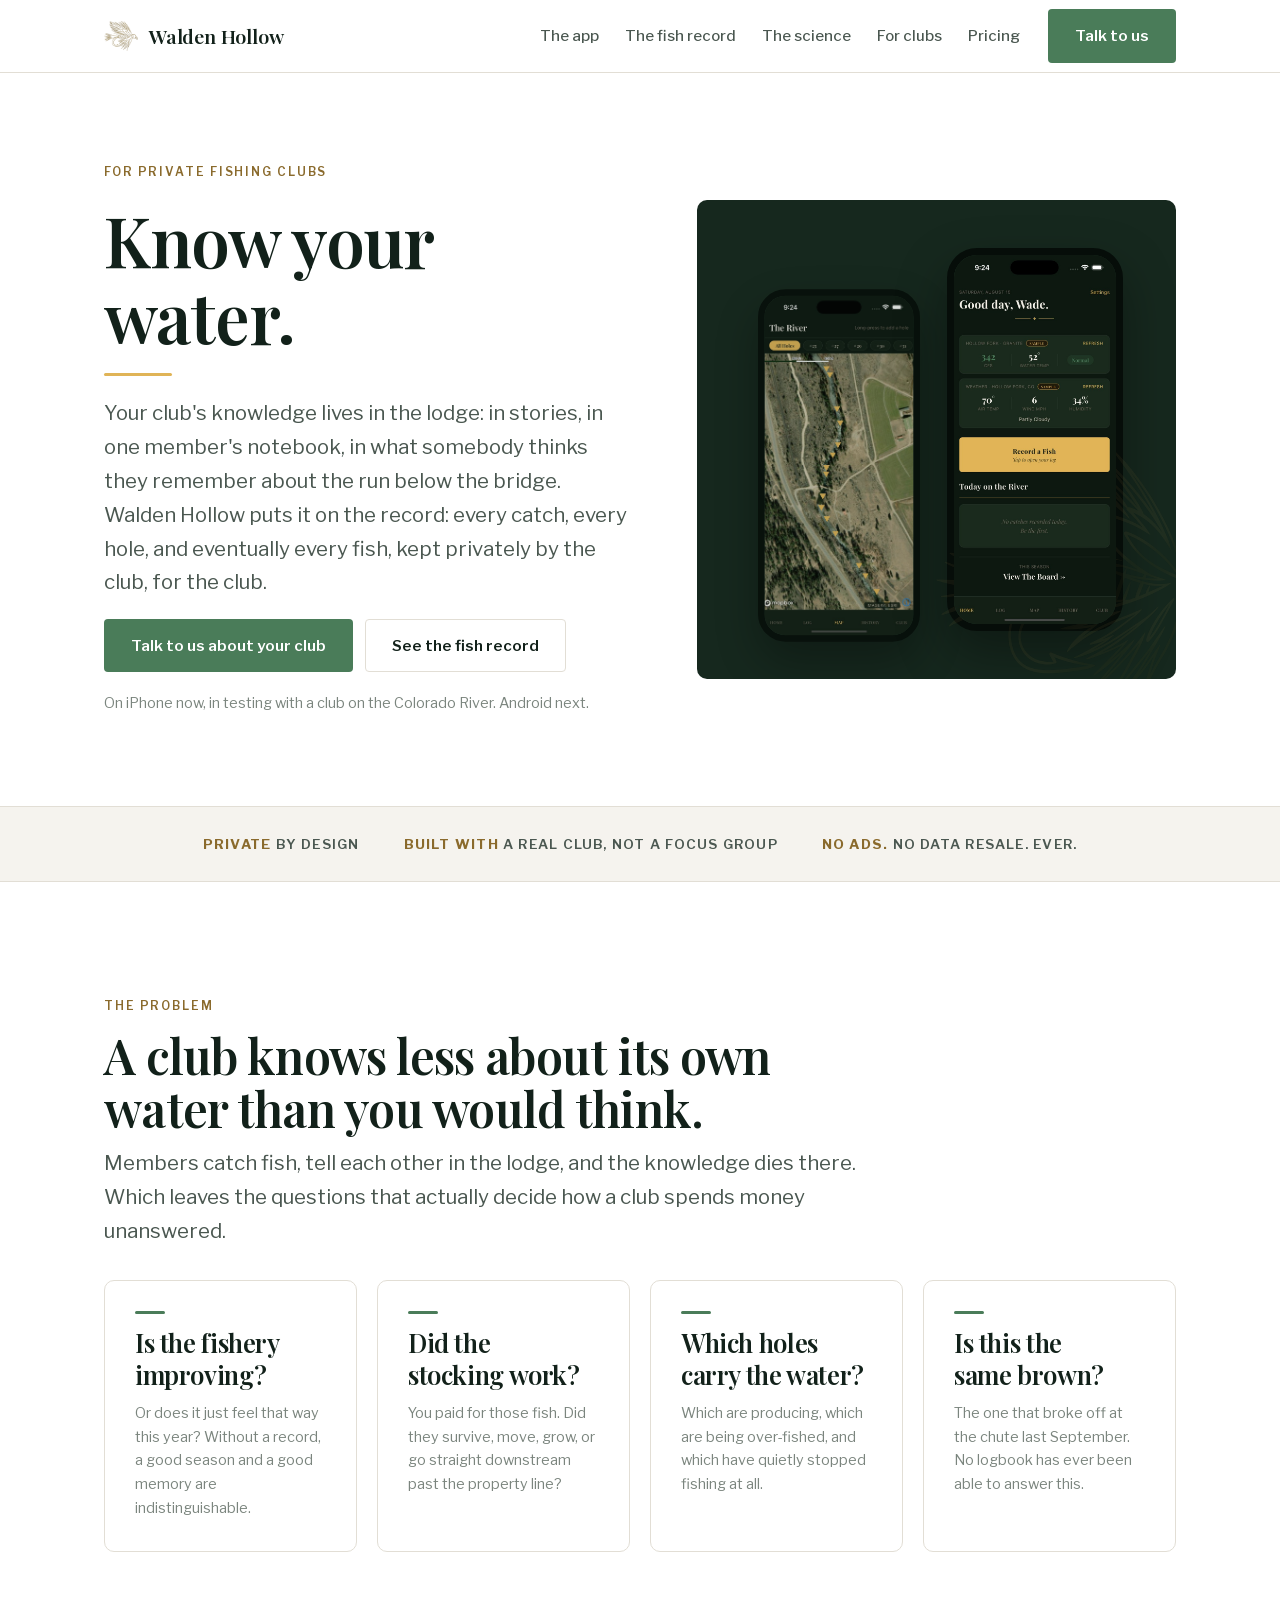
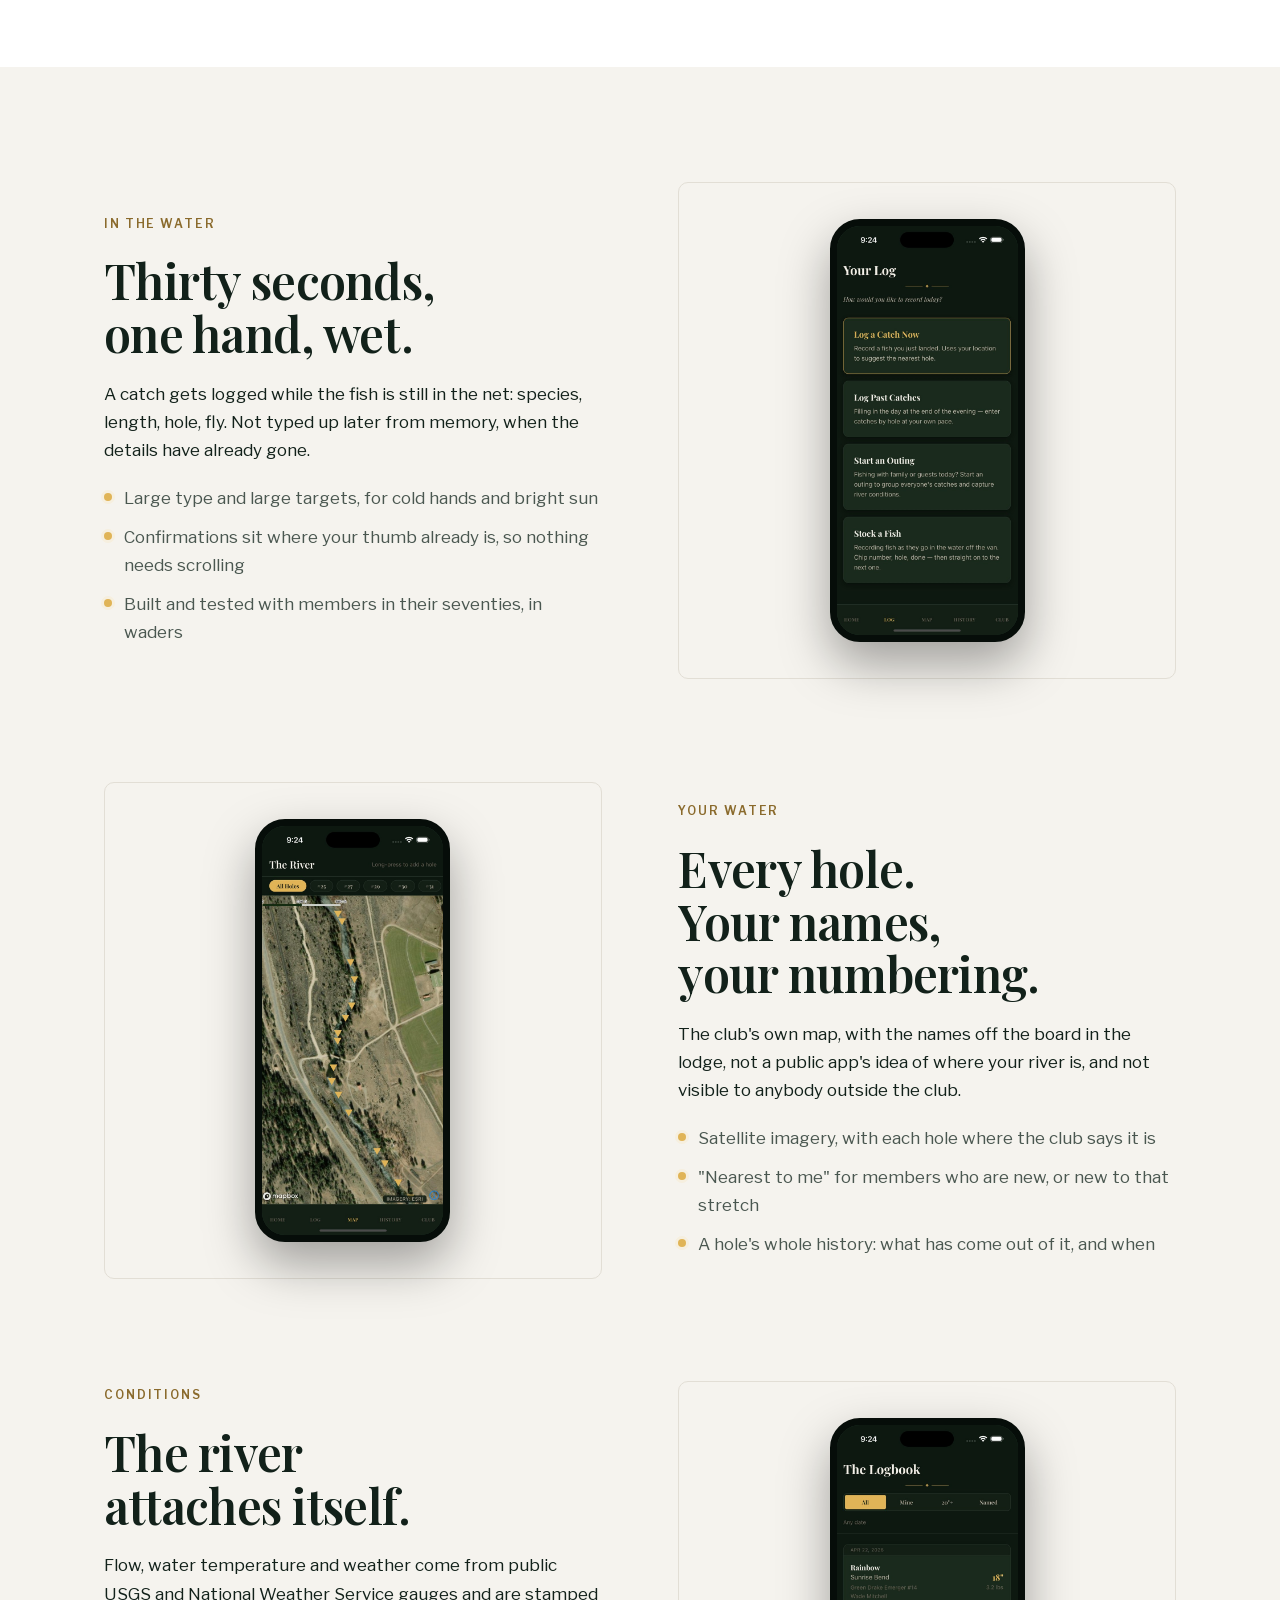
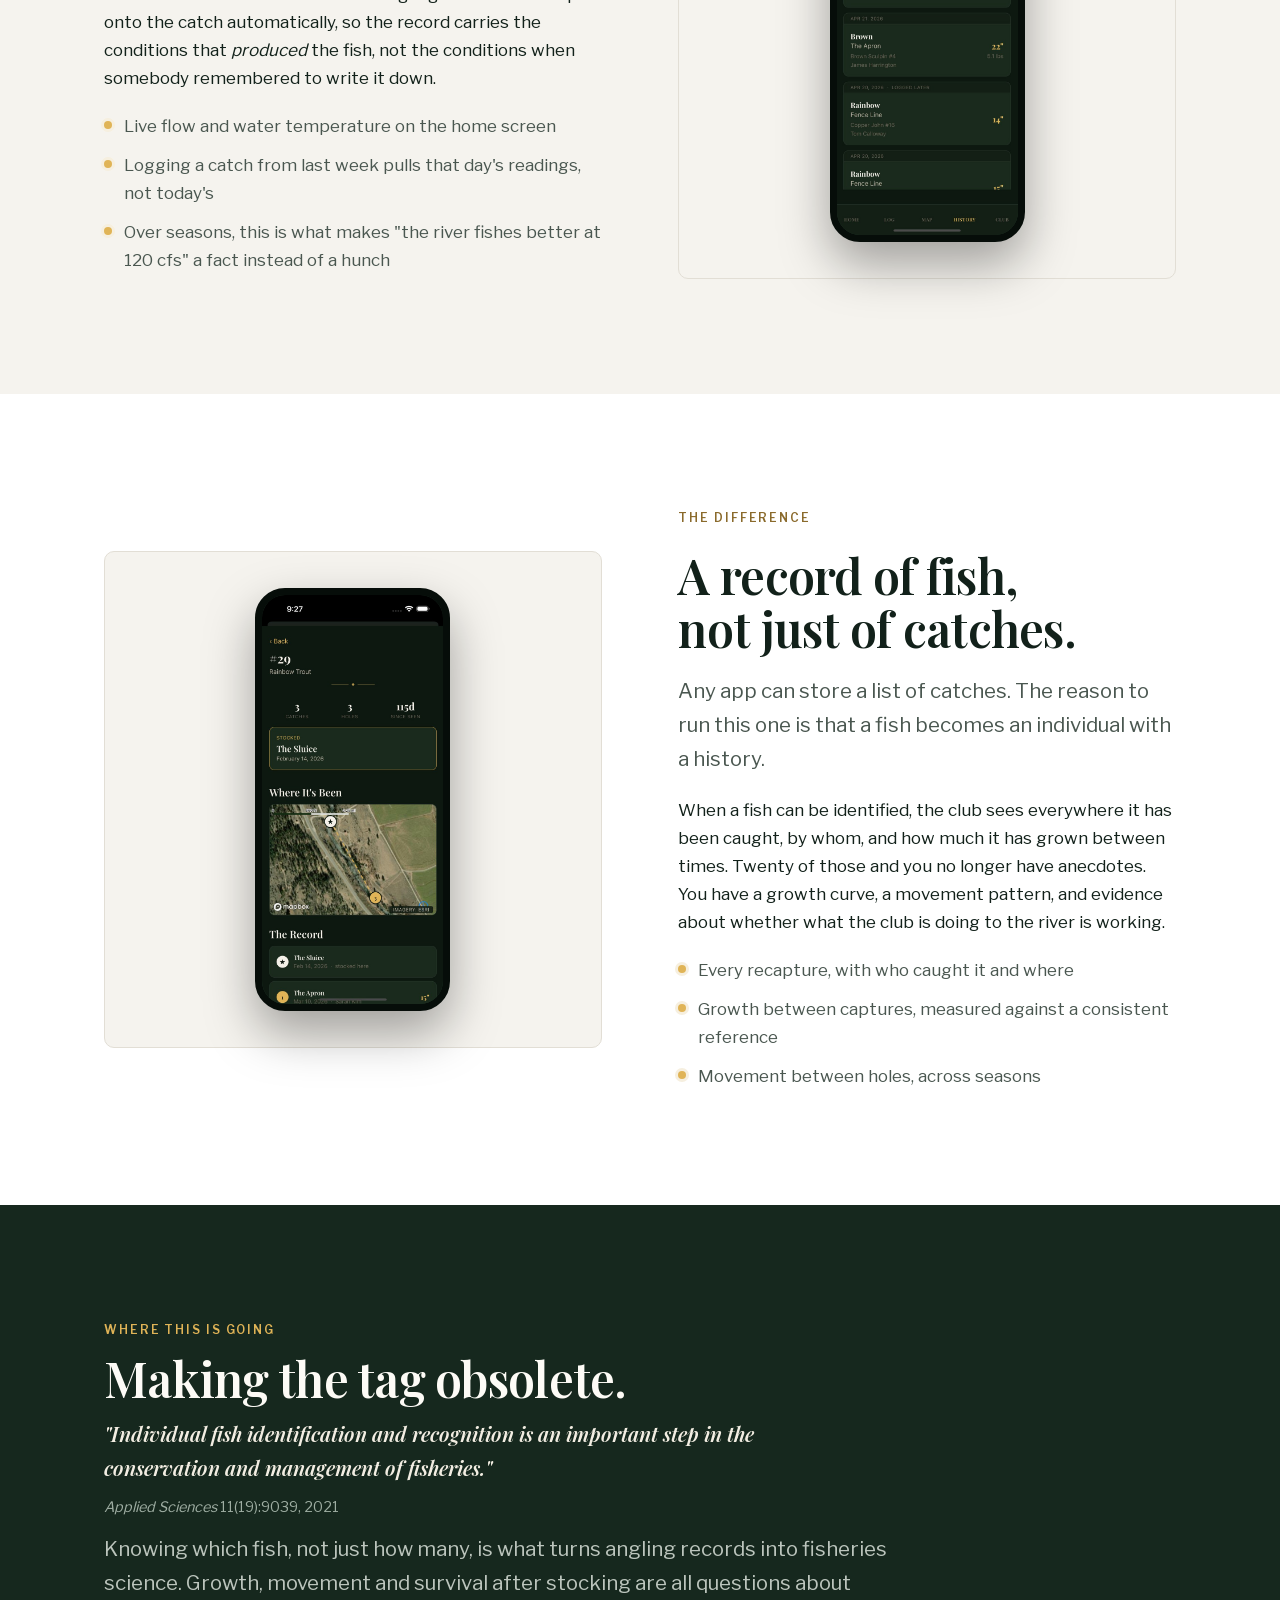
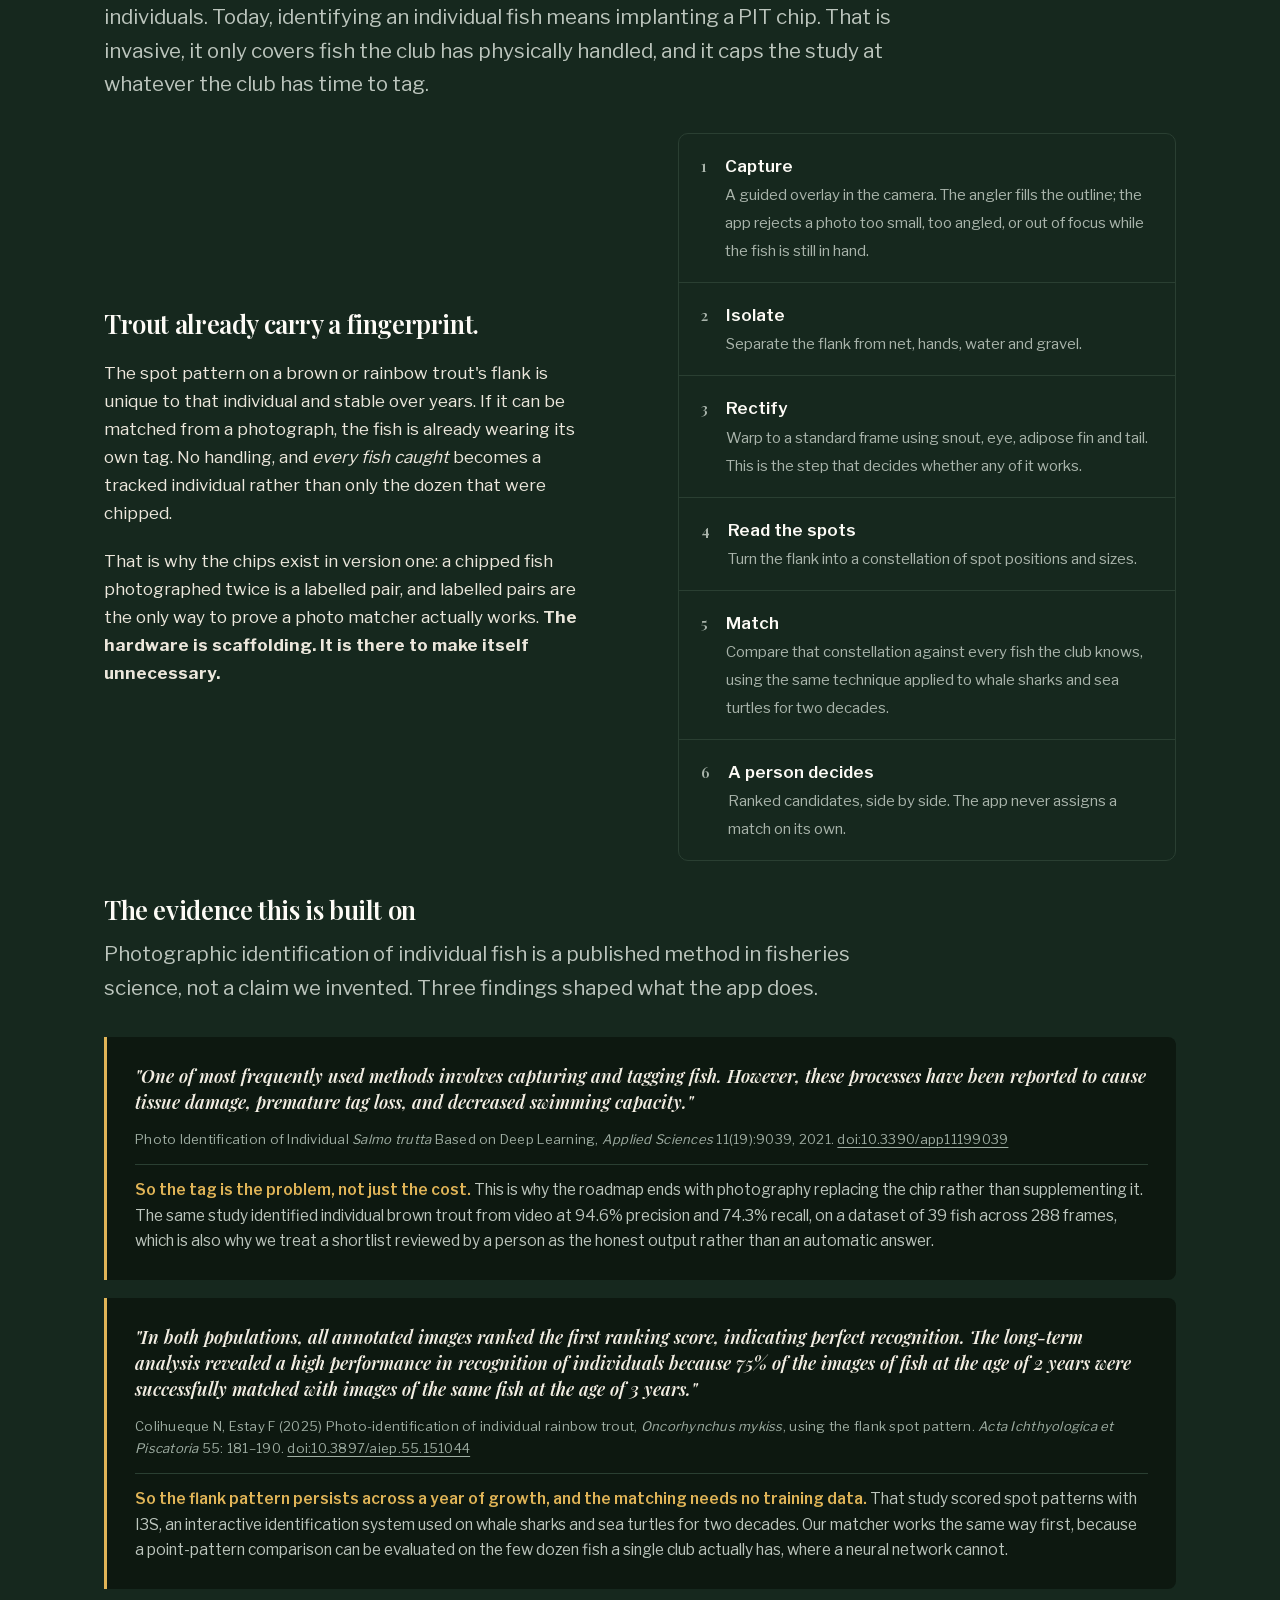
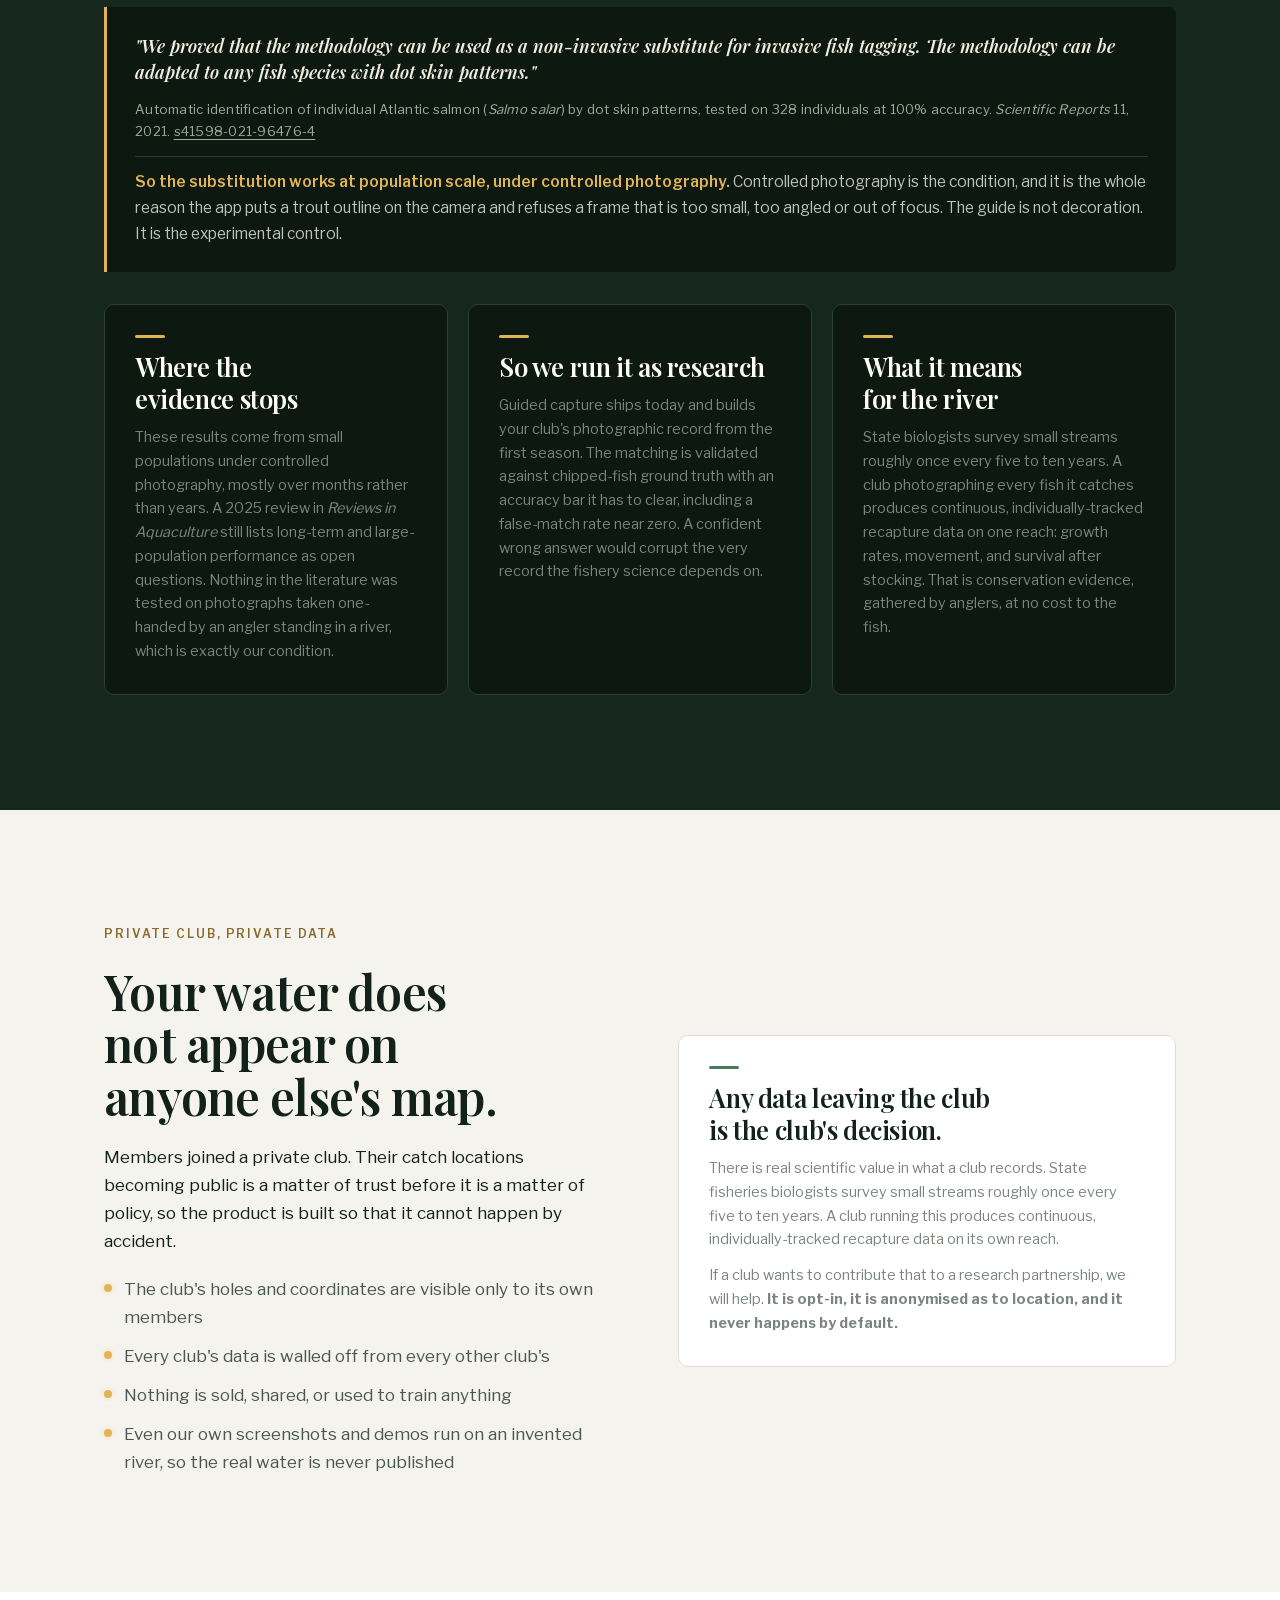
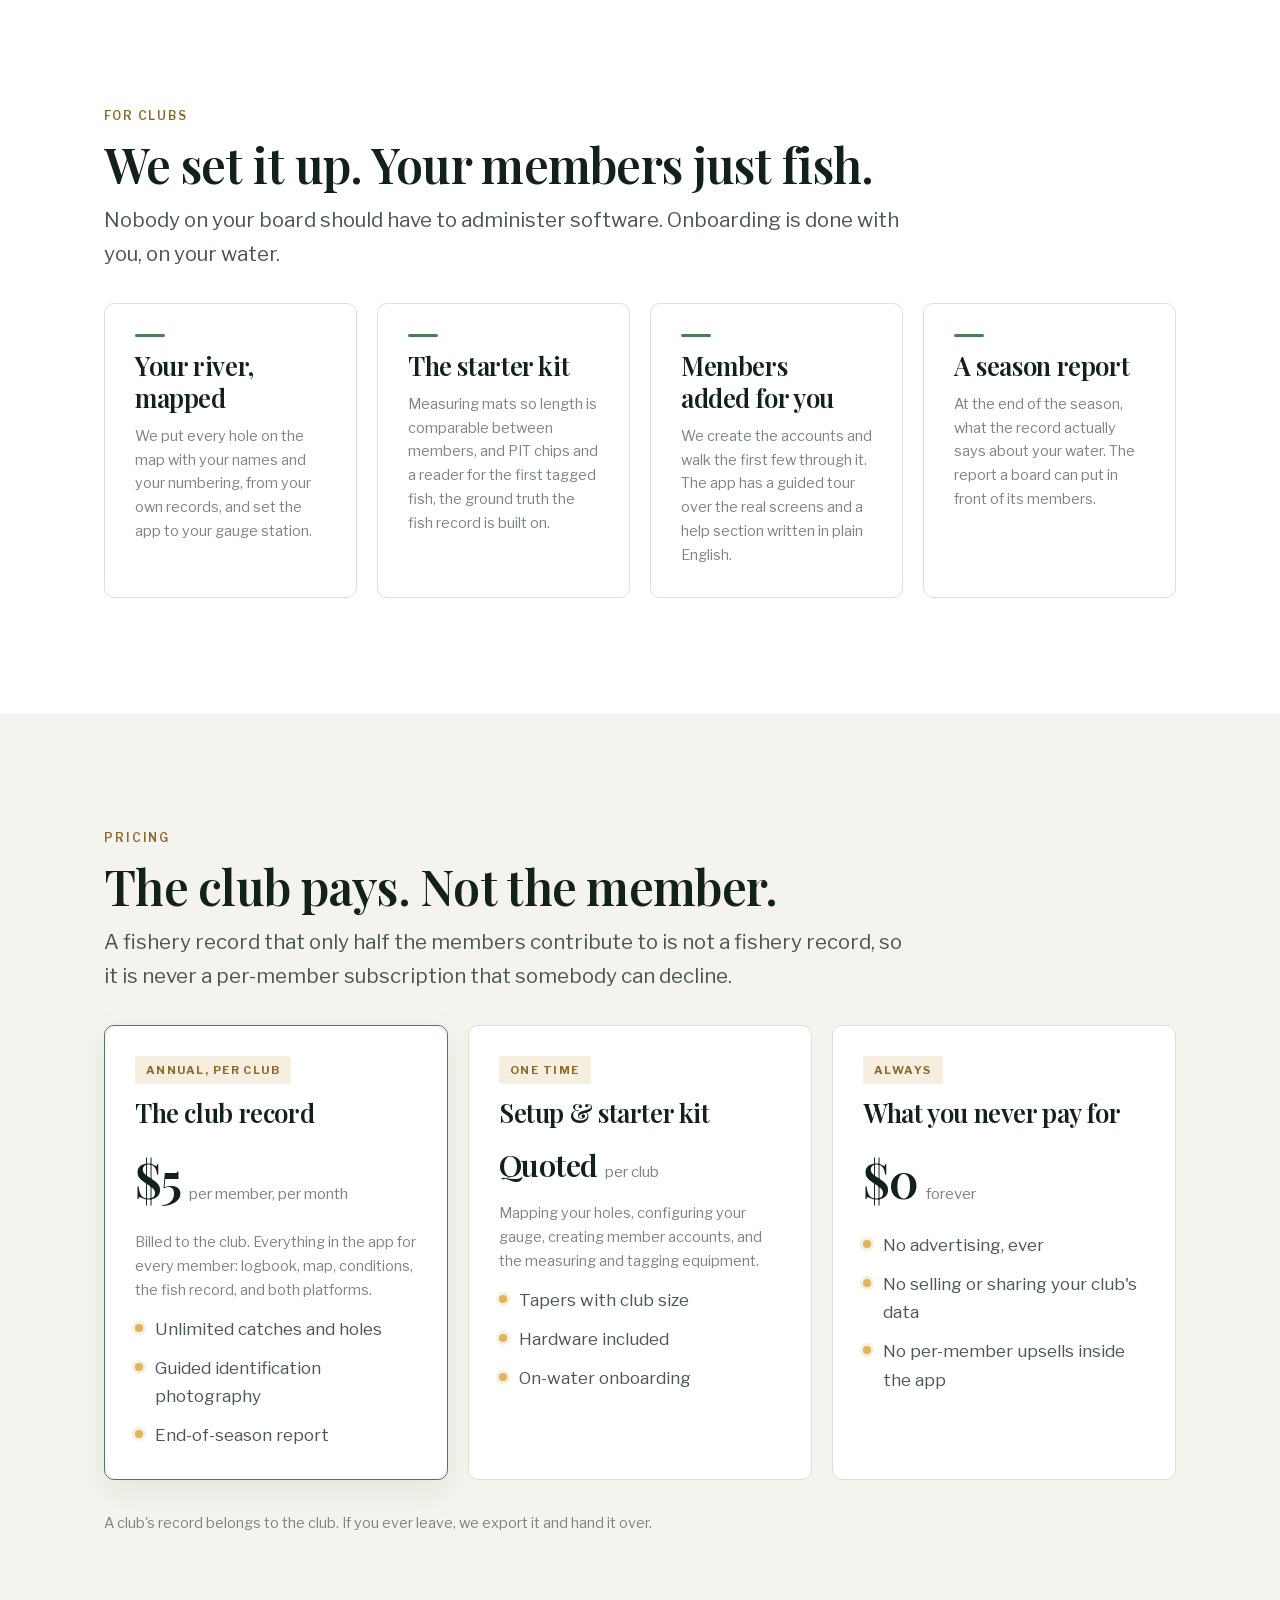
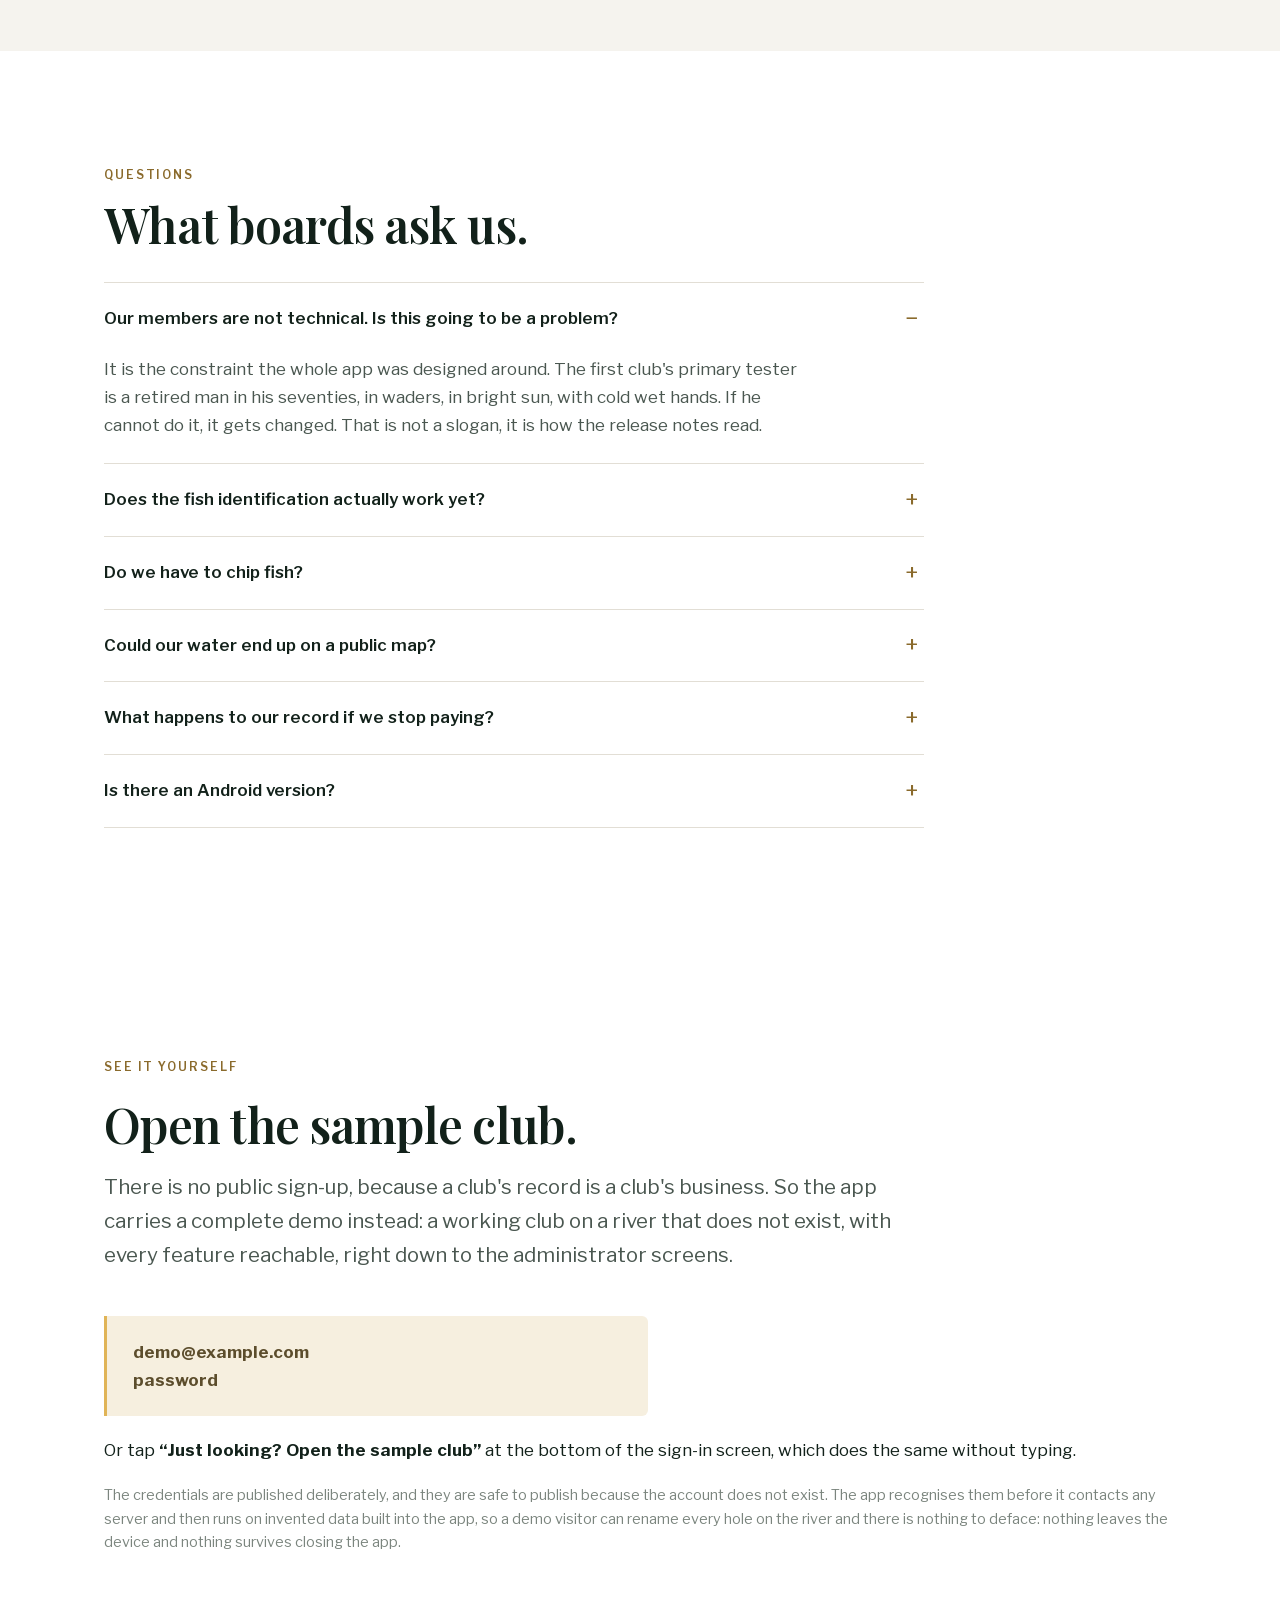
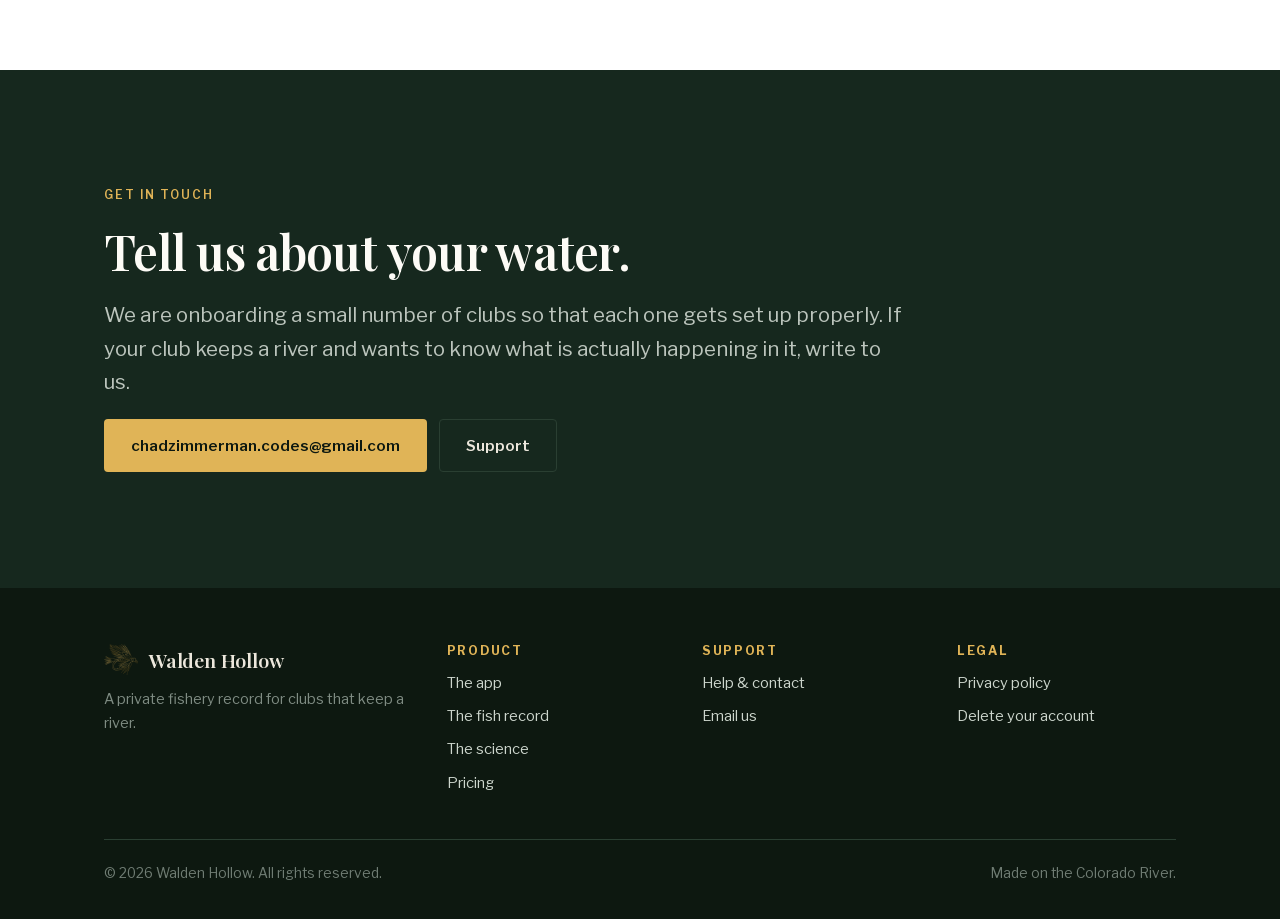
<file: index.html>
<!doctype html>
<html lang="en">
  <head>
    <meta charset="utf-8" />
    <meta name="viewport" content="width=device-width, initial-scale=1" />
    <title>Walden Hollow | The private club's fishery record</title>
    <meta
      name="description"
      content="A private logbook, map, and fish record for your club's water. Every catch, every hole, every fish, kept by the club, for the club."
    />
    <link rel="icon" href="assets/favicon.png" />
    <link rel="stylesheet" href="styles.css" />
  </head>
  <body>
    <header class="nav">
      <div class="shell nav__inner">
        <a class="brand" href="/">
          <img src="assets/fly-small.png" alt="" />
          <b>Walden Hollow</b>
        </a>
        <nav class="nav__links">
          <a href="#app">The app</a>
          <a href="#record">The fish record</a>
          <a href="#science">The science</a>
          <a href="#clubs">For clubs</a>
          <a href="#pricing">Pricing</a>
        </nav>
        <a class="btn btn--primary" href="#contact">Talk to us</a>
      </div>
    </header>

    <main>
      <!-- ---------------------------------------------------- hero -->
      <section class="hero">
        <div class="shell hero__grid">
          <div class="stack">
            <p class="eyebrow">For private fishing clubs</p>
            <h1>Know your water.</h1>
            <div class="hero__rule"></div>
            <p class="lede">
              Your club's knowledge lives in the lodge: in stories, in one
              member's notebook, in what somebody thinks they remember about the
              run below the bridge. Walden Hollow puts it on the record: every
              catch, every hole, and eventually every fish, kept privately by the
              club, for the club.
            </p>
            <div class="btn-row">
              <a class="btn btn--primary" href="#contact">Talk to us about your club</a>
              <a class="btn btn--ghost" href="#record">See the fish record</a>
            </div>
            <p class="small">
              On iPhone now, in testing with a club on the Colorado River.
              Android next.
            </p>
          </div>

          <div class="showcase">
            <!-- Drop the output of `npm run screenshots` into assets/screens/. -->
            <div class="phone phone--back" data-slot="Map">
              <img src="assets/screens/02-map.jpg" alt="The club's holes on the map" onerror="this.remove()" />
            </div>
            <div class="phone" data-slot="Home">
              <img src="assets/screens/01-home.jpg" alt="Home screen showing live water conditions" onerror="this.remove()" />
            </div>
          </div>
        </div>
      </section>

      <div class="strip">
        <div class="shell strip__inner">
          <span><b>Private</b> by design</span>
          <span><b>Built with</b> a real club, not a focus group</span>
          <span><b>No ads.</b> No data resale. Ever.</span>
        </div>
      </div>

      <!-- ---------------------------------------------------- problem -->
      <section class="band" id="app">
        <div class="shell stack stack--loose">
          <div class="stack stack--tight">
            <p class="eyebrow">The problem</p>
            <h2>A club knows less about its own water than you would think.</h2>
            <p class="lede">
              Members catch fish, tell each other in the lodge, and the knowledge
              dies there. Which leaves the questions that actually decide how a
              club spends money unanswered.
            </p>
          </div>

          <div class="cards cards--four">
            <div class="card">
              <div class="card__mark"></div>
              <h3>Is the fishery improving?</h3>
              <p class="small">
                Or does it just feel that way this year? Without a record, a good
                season and a good memory are indistinguishable.
              </p>
            </div>
            <div class="card">
              <div class="card__mark"></div>
              <h3>Did the stocking work?</h3>
              <p class="small">
                You paid for those fish. Did they survive, move, grow, or go straight downstream past the property line?
              </p>
            </div>
            <div class="card">
              <div class="card__mark"></div>
              <h3>Which holes carry the water?</h3>
              <p class="small">
                Which are producing, which are being over-fished, and which have
                quietly stopped fishing at all.
              </p>
            </div>
            <div class="card">
              <div class="card__mark"></div>
              <h3>Is this the same brown?</h3>
              <p class="small">
                The one that broke off at the chute last September. No logbook
                has ever been able to answer this.
              </p>
            </div>
          </div>
        </div>
      </section>

      <!-- ---------------------------------------------------- features -->
      <section class="band band--stone">
        <div class="shell">
          <div class="row">
            <div class="stack">
              <p class="eyebrow">In the water</p>
              <h2>Thirty seconds, one hand, wet.</h2>
              <p>
                A catch gets logged while the fish is still in the net: species,
                length, hole, fly. Not typed up later from memory, when the
                details have already gone.
              </p>
              <ul class="ticks">
                <li>Large type and large targets, for cold hands and bright sun</li>
                <li>Confirmations sit where your thumb already is, so nothing needs scrolling</li>
                <li>Built and tested with members in their seventies, in waders</li>
              </ul>
            </div>
            <div class="row__media">
              <div class="panel">
                <div class="phone" data-slot="Log a catch">
                  <img src="assets/screens/03-log.jpg" alt="Logging a catch" onerror="this.remove()" />
                </div>
              </div>
            </div>
          </div>

          <div class="row row--flip">
            <div class="stack">
              <p class="eyebrow">Your water</p>
              <h2>Every hole. Your names, your numbering.</h2>
              <p>
                The club's own map, with the names off the board in the lodge, not a public app's idea of where your river is, and not visible
                to anybody outside the club.
              </p>
              <ul class="ticks">
                <li>Satellite imagery, with each hole where the club says it is</li>
                <li>"Nearest to me" for members who are new, or new to that stretch</li>
                <li>A hole's whole history: what has come out of it, and when</li>
              </ul>
            </div>
            <div class="row__media">
              <div class="panel">
                <div class="phone" data-slot="The map">
                  <img src="assets/screens/02-map.jpg" alt="The map of club holes" onerror="this.remove()" />
                </div>
              </div>
            </div>
          </div>

          <div class="row">
            <div class="stack">
              <p class="eyebrow">Conditions</p>
              <h2>The river attaches itself.</h2>
              <p>
                Flow, water temperature and weather come from public USGS and
                National Weather Service gauges and are stamped onto the catch automatically, so the record carries the conditions that
                <em>produced</em> the fish, not the conditions when somebody
                remembered to write it down.
              </p>
              <ul class="ticks">
                <li>Live flow and water temperature on the home screen</li>
                <li>Logging a catch from last week pulls that day's readings, not today's</li>
                <li>Over seasons, this is what makes "the river fishes better at 120 cfs" a fact instead of a hunch</li>
              </ul>
            </div>
            <div class="row__media">
              <div class="panel">
                <div class="phone" data-slot="History">
                  <img src="assets/screens/04-history.jpg" alt="The club's catch history" onerror="this.remove()" />
                </div>
              </div>
            </div>
          </div>
        </div>
      </section>

      <!-- ---------------------------------------------------- fish record -->
      <section class="band" id="record">
        <div class="shell">
          <div class="row row--flip">
            <div class="stack">
              <p class="eyebrow">The difference</p>
              <h2>A record of fish, not just of catches.</h2>
              <p class="lede">
                Any app can store a list of catches. The reason to run this one is
                that a fish becomes an individual with a history.
              </p>
              <p>
                When a fish can be identified, the club sees everywhere it has
                been caught, by whom, and how much it has grown between times.
                Twenty of those and you no longer have anecdotes. You have a
                growth curve, a movement pattern, and evidence about whether what
                the club is doing to the river is working.
              </p>
              <ul class="ticks">
                <li>Every recapture, with who caught it and where</li>
                <li>Growth between captures, measured against a consistent reference</li>
                <li>Movement between holes, across seasons</li>
              </ul>
            </div>
            <div class="row__media">
              <div class="panel">
                <div class="phone" data-slot="A fish's journey">
                  <img src="assets/screens/06-fish.jpg" alt="A named fish and its recapture history" onerror="this.remove()" />
                </div>
              </div>
            </div>
          </div>
        </div>
      </section>

      <!-- ---------------------------------------------------- science -->
      <section class="band band--forest" id="science">
        <div class="shell stack stack--loose">
          <div class="stack stack--tight">
            <p class="eyebrow">Where this is going</p>
            <h2>Making the tag obsolete.</h2>
            <p class="lede" style="font-family: var(--serif); font-style: italic; color: #f2ede2">
              "Individual fish identification and recognition is an important
              step in the conservation and management of fisheries."
            </p>
            <p class="small" style="color: #9faea3">
              <i>Applied Sciences</i> 11(19):9039, 2021
            </p>
            <p class="lede">
              Knowing which fish, not just how many, is what turns angling
              records into fisheries science. Growth, movement and survival after
              stocking are all questions about individuals. Today, identifying an
              individual fish means implanting a PIT chip.
              That is invasive, it only covers fish the club has physically
              handled, and it caps the study at whatever the club has time to tag.
            </p>
          </div>

          <div class="row">
            <div class="stack">
              <h3>Trout already carry a fingerprint.</h3>
              <p>
                The spot pattern on a brown or rainbow trout's flank is unique to
                that individual and stable over years. If it can be matched from a
                photograph, the fish is already wearing its own tag. No handling,
                and <em>every fish caught</em> becomes a tracked individual rather
                than only the dozen that were chipped.
              </p>
              <p>
                That is why the chips exist in version one: a chipped fish
                photographed twice is a labelled pair, and labelled pairs are the
                only way to prove a photo matcher actually works.
                <strong>The hardware is scaffolding. It is there to make itself
                unnecessary.</strong>
              </p>
            </div>
            <div class="stack">
              <div class="stages">
                <div class="stage">
                  <span class="stage__n">1</span>
                  <div><b>Capture</b><span>A guided overlay in the camera. The angler fills the outline; the app rejects a photo too small, too angled, or out of focus while the fish is still in hand.</span></div>
                </div>
                <div class="stage">
                  <span class="stage__n">2</span>
                  <div><b>Isolate</b><span>Separate the flank from net, hands, water and gravel.</span></div>
                </div>
                <div class="stage">
                  <span class="stage__n">3</span>
                  <div><b>Rectify</b><span>Warp to a standard frame using snout, eye, adipose fin and tail. This is the step that decides whether any of it works.</span></div>
                </div>
                <div class="stage">
                  <span class="stage__n">4</span>
                  <div><b>Read the spots</b><span>Turn the flank into a constellation of spot positions and sizes.</span></div>
                </div>
                <div class="stage">
                  <span class="stage__n">5</span>
                  <div><b>Match</b><span>Compare that constellation against every fish the club knows, using the same technique applied to whale sharks and sea turtles for two decades.</span></div>
                </div>
                <div class="stage">
                  <span class="stage__n">6</span>
                  <div><b>A person decides</b><span>Ranked candidates, side by side. The app never assigns a match on its own.</span></div>
                </div>
              </div>
            </div>
          </div>

          <div class="stack stack--tight">
            <h3>The evidence this is built on</h3>
            <p class="lede">
              Photographic identification of individual fish is a published
              method in fisheries science, not a claim we invented. Three
              findings shaped what the app does.
            </p>
          </div>

          <div class="findings">
            <div class="finding">
              <blockquote>
                "One of most frequently used methods involves capturing and
                tagging fish. However, these processes have been reported to
                cause tissue damage, premature tag loss, and decreased swimming
                capacity."
              </blockquote>
              <cite>
                Photo Identification of Individual <i>Salmo trutta</i> Based on Deep
                Learning, <i>Applied Sciences</i> 11(19):9039, 2021.
                <a href="https://doi.org/10.3390/app11199039">doi:10.3390/app11199039</a>
              </cite>
              <p class="takeaway">
                <b>So the tag is the problem, not just the cost.</b> This is why
                the roadmap ends with photography replacing the chip rather than
                supplementing it. The same study identified individual brown
                trout from video at 94.6% precision and 74.3% recall, on a
                dataset of 39 fish across 288 frames, which is also why we treat
                a shortlist reviewed by a person as the honest output rather
                than an automatic answer.
              </p>
            </div>

            <div class="finding">
              <blockquote>
                "In both populations, all annotated images ranked the first
                ranking score, indicating perfect recognition. The long-term
                analysis revealed a high performance in recognition of
                individuals because 75% of the images of fish at the age of 2
                years were successfully matched with images of the same fish at
                the age of 3 years."
              </blockquote>
              <cite>
                Colihueque N, Estay F (2025) Photo-identification of individual
                rainbow trout, <i>Oncorhynchus mykiss</i>, using the flank spot
                pattern. <i>Acta Ichthyologica et Piscatoria</i> 55: 181&ndash;190.
                <a href="https://doi.org/10.3897/aiep.55.151044">doi:10.3897/aiep.55.151044</a>
              </cite>
              <p class="takeaway">
                <b>So the flank pattern persists across a year of growth, and
                the matching needs no training data.</b> That study scored spot
                patterns with I3S, an interactive identification system used on
                whale sharks and sea turtles for two decades. Our matcher works
                the same way first, because a point-pattern comparison can be
                evaluated on the few dozen fish a single club actually has,
                where a neural network cannot.
              </p>
            </div>

            <div class="finding">
              <blockquote>
                "We proved that the methodology can be used as a non-invasive
                substitute for invasive fish tagging. The methodology can be
                adapted to any fish species with dot skin patterns."
              </blockquote>
              <cite>
                Automatic identification of individual Atlantic salmon
                (<i>Salmo salar</i>) by dot skin patterns, tested on 328
                individuals at 100% accuracy. <i>Scientific Reports</i> 11, 2021.
                <a href="https://www.nature.com/articles/s41598-021-96476-4">s41598-021-96476-4</a>
              </cite>
              <p class="takeaway">
                <b>So the substitution works at population scale, under
                controlled photography.</b> Controlled photography is the
                condition, and it is the whole reason the app puts a trout
                outline on the camera and refuses a frame that is too small, too
                angled or out of focus. The guide is not decoration. It is the
                experimental control.
              </p>
            </div>
          </div>

          <div class="cards">
            <div class="card">
              <div class="card__mark"></div>
              <h3>Where the evidence stops</h3>
              <p class="small">
                These results come from small populations under controlled
                photography, mostly over months rather than years. A 2025 review
                in <i>Reviews in Aquaculture</i> still lists long-term and
                large-population performance as open questions. Nothing in the
                literature was tested on photographs taken one-handed by an
                angler standing in a river, which is exactly our condition.
              </p>
            </div>
            <div class="card">
              <div class="card__mark"></div>
              <h3>So we run it as research</h3>
              <p class="small">
                Guided capture ships today and builds your club's photographic
                record from the first season. The matching is validated against
                chipped-fish ground truth with an accuracy bar it has to clear,
                including a false-match rate near zero. A confident wrong answer
                would corrupt the very record the fishery science depends on.
              </p>
            </div>
            <div class="card">
              <div class="card__mark"></div>
              <h3>What it means for the river</h3>
              <p class="small">
                State biologists survey small streams roughly once every five to
                ten years. A club photographing every fish it catches produces
                continuous, individually-tracked recapture data on one reach:
                growth rates, movement, and survival after stocking. That is
                conservation evidence, gathered by anglers, at no cost to the
                fish.
              </p>
            </div>
          </div>
        </div>
      </section>

      <!-- ---------------------------------------------------- privacy -->
      <section class="band band--stone">
        <div class="shell">
          <div class="row">
            <div class="stack">
              <p class="eyebrow">Private club, private data</p>
              <h2>Your water does not appear on anyone else's map.</h2>
              <p>
                Members joined a private club. Their catch locations becoming
                public is a matter of trust before it is a matter of policy, so the product is built so that it cannot happen by accident.
              </p>
              <ul class="ticks">
                <li>The club's holes and coordinates are visible only to its own members</li>
                <li>Every club's data is walled off from every other club's</li>
                <li>Nothing is sold, shared, or used to train anything</li>
                <li>Even our own screenshots and demos run on an invented river, so the real water is never published</li>
              </ul>
            </div>
            <div class="stack">
              <div class="card">
                <div class="card__mark"></div>
                <h3>Any data leaving the club is the club's decision.</h3>
                <p class="small">
                  There is real scientific value in what a club records. State
                  fisheries biologists survey small streams roughly once every
                  five to ten years. A club running this produces continuous,
                  individually-tracked recapture data on its own reach.
                </p>
                <p class="small">
                  If a club wants to contribute that to a research partnership,
                  we will help. <strong>It is opt-in, it is anonymised as to
                  location, and it never happens by default.</strong>
                </p>
              </div>
            </div>
          </div>
        </div>
      </section>

      <!-- ---------------------------------------------------- what you get -->
      <section class="band" id="clubs">
        <div class="shell stack stack--loose">
          <div class="stack stack--tight">
            <p class="eyebrow">For clubs</p>
            <h2>We set it up. Your members just fish.</h2>
            <p class="lede">
              Nobody on your board should have to administer software. Onboarding
              is done with you, on your water.
            </p>
          </div>
          <div class="cards cards--four">
            <div class="card">
              <div class="card__mark"></div>
              <h3>Your river, mapped</h3>
              <p class="small">
                We put every hole on the map with your names and your numbering,
                from your own records, and set the app to your gauge station.
              </p>
            </div>
            <div class="card">
              <div class="card__mark"></div>
              <h3>The starter kit</h3>
              <p class="small">
                Measuring mats so length is comparable between members, and PIT
                chips and a reader for the first tagged fish, the ground truth
                the fish record is built on.
              </p>
            </div>
            <div class="card">
              <div class="card__mark"></div>
              <h3>Members added for you</h3>
              <p class="small">
                We create the accounts and walk the first few through it. The app
                has a guided tour over the real screens and a help section
                written in plain English.
              </p>
            </div>
            <div class="card">
              <div class="card__mark"></div>
              <h3>A season report</h3>
              <p class="small">
                At the end of the season, what the record actually says about your water. The report a board can put in front of its members.
              </p>
            </div>
          </div>
        </div>
      </section>

      <!-- ---------------------------------------------------- pricing -->
      <section class="band band--stone" id="pricing">
        <div class="shell stack stack--loose">
          <div class="stack stack--tight">
            <p class="eyebrow">Pricing</p>
            <h2>The club pays. Not the member.</h2>
            <p class="lede">
              A fishery record that only half the members contribute to is not a fishery record, so it is never a per-member subscription that
              somebody can decline.
            </p>
          </div>
          <div class="cards">
            <div class="card card--feature">
              <span class="tag">Annual, per club</span>
              <h3>The club record</h3>
              <div class="price"><b>$5</b><span>per member, per month</span></div>
              <p class="small">
                Billed to the club. Everything in the app for every member: logbook, map, conditions, the fish record, and both platforms.
              </p>
              <ul class="ticks">
                <li>Unlimited catches and holes</li>
                <li>Guided identification photography</li>
                <li>End-of-season report</li>
              </ul>
            </div>
            <div class="card">
              <span class="tag">One time</span>
              <h3>Setup &amp; starter kit</h3>
              <div class="price price--word"><b>Quoted</b><span>per club</span></div>
              <p class="small">
                Mapping your holes, configuring your gauge, creating member
                accounts, and the measuring and tagging equipment.
              </p>
              <ul class="ticks">
                <li>Tapers with club size</li>
                <li>Hardware included</li>
                <li>On-water onboarding</li>
              </ul>
            </div>
            <div class="card">
              <span class="tag">Always</span>
              <h3>What you never pay for</h3>
              <div class="price"><b>$0</b><span>forever</span></div>
              <ul class="ticks">
                <li>No advertising, ever</li>
                <li>No selling or sharing your club's data</li>
                <li>No per-member upsells inside the app</li>
              </ul>
            </div>
          </div>
          <p class="small">
            A club's record belongs to the club. If you ever leave, we export it
            and hand it over.
          </p>
        </div>
      </section>

      <!-- ---------------------------------------------------- faq -->
      <section class="band">
        <div class="shell stack stack--loose">
          <div class="stack stack--tight">
            <p class="eyebrow">Questions</p>
            <h2>What boards ask us.</h2>
          </div>
          <div class="faq">
            <details open>
              <summary>Our members are not technical. Is this going to be a problem?</summary>
              <p>
                It is the constraint the whole app was designed around. The first
                club's primary tester is a retired man in his seventies, in
                waders, in bright sun, with cold wet hands. If he cannot do it,
                it gets changed. That is not a slogan, it is how the release
                notes read.
              </p>
            </details>
            <details>
              <summary>Does the fish identification actually work yet?</summary>
              <p>
                Not yet, and we would rather say so. The guided photography ships
                today and starts building your club's record from the first
                season, which is what the matching needs to exist at all. The
                matching itself is being validated against chipped fish with a
                defined accuracy bar it has to clear before it goes near a
                member's screen. Until then, identification is done by hand
                against the chip.
              </p>
            </details>
            <details>
              <summary>Do we have to chip fish?</summary>
              <p>
                For now, to identify individuals, yes. That is the honest answer
                and it is also temporary. The tagged fish are what prove the
                photographic matching works, and as the photographic record of
                your river fills in, the tagging tapers off. The equipment is
                included in setup.
              </p>
            </details>
            <details>
              <summary>Could our water end up on a public map?</summary>
              <p>
                No. Hole locations are visible only to members of your club, each
                club's data is walled off from every other club's, and nothing is
                shared or sold. Our own marketing screenshots and demos run on an
                invented river specifically so that no real club's water is ever published, including our first club's.
              </p>
            </details>
            <details>
              <summary>What happens to our record if we stop paying?</summary>
              <p>
                We export it and give it to you. The club's record belongs to the
                club, and it should not be a hostage.
              </p>
            </details>
            <details>
              <summary>Is there an Android version?</summary>
              <p>
                It is built and not yet released. iPhone is in testing with our
                first club now; Android follows. It is one app on both, not a cut-down second version.
              </p>
            </details>
          </div>
        </div>
      </section>

      <!-- ---------------------------------------------------- demo -->
      <section class="band" id="demo">
        <div class="shell stack">
          <p class="eyebrow">See it yourself</p>
          <h2>Open the sample club.</h2>
          <p class="lede">
            There is no public sign-up, because a club's record is a club's
            business. So the app carries a complete demo instead: a working club
            on a river that does not exist, with every feature reachable, right
            down to the administrator screens.
          </p>
          <div class="callout" style="max-width: 34rem">
            <p style="margin: 0">
              <strong>demo@example.com</strong><br />
              <strong>password</strong>
            </p>
          </div>
          <p>
            Or tap <strong>&ldquo;Just looking? Open the sample club&rdquo;</strong> at the
            bottom of the sign-in screen, which does the same without typing.
          </p>
          <p class="small">
            The credentials are published deliberately, and they are safe to
            publish because the account does not exist. The app recognises them
            before it contacts any server and then runs on invented data built
            into the app, so a demo visitor can rename every hole on the river and
            there is nothing to deface: nothing leaves the device and nothing
            survives closing the app.
          </p>
        </div>
      </section>

      <!-- ---------------------------------------------------- cta -->
      <section class="band band--forest" id="contact">
        <div class="shell stack">
          <p class="eyebrow">Get in touch</p>
          <h2>Tell us about your water.</h2>
          <p class="lede">
            We are onboarding a small number of clubs so that each one gets set up
            properly. If your club keeps a river and wants to know what is
            actually happening in it, write to us.
          </p>
          <div class="btn-row">
                        <a class="btn btn--gold" href="mailto:chadzimmerman.codes@gmail.com">chadzimmerman.codes@gmail.com</a>
            <a class="btn btn--ghost" href="support.html" style="border-color: #2a3f32; color: #ece7dc">Support</a>
          </div>
        </div>
      </section>
    </main>

    <footer class="footer">
      <div class="shell">
        <div class="footer__grid">
          <div>
            <a class="brand" href="/" style="color: #ece7dc">
              <img src="assets/fly-small.png" alt="" />
              <b>Walden Hollow</b>
            </a>
            <p class="small" style="color: #7f8c83; margin-top: 12px; max-width: 34ch">
              A private fishery record for clubs that keep a river.
            </p>
          </div>
          <div>
            <h4>Product</h4>
            <ul>
              <li><a href="#app">The app</a></li>
              <li><a href="#record">The fish record</a></li>
              <li><a href="#science">The science</a></li>
              <li><a href="#pricing">Pricing</a></li>
            </ul>
          </div>
          <div>
            <h4>Support</h4>
            <ul>
              <li><a href="support.html">Help &amp; contact</a></li>
              <li><a href="mailto:chadzimmerman.codes@gmail.com">Email us</a></li>
            </ul>
          </div>
          <div>
            <h4>Legal</h4>
            <ul>
              <li><a href="privacy.html">Privacy policy</a></li>
              <li><a href="privacy.html#deletion">Delete your account</a></li>
            </ul>
          </div>
        </div>
        <div class="footer__base">
          <span>© 2026 Walden Hollow. All rights reserved.</span>
          <span>Made on the Colorado River.</span>
        </div>
      </div>
    </footer>
  </body>
</html>
</file>
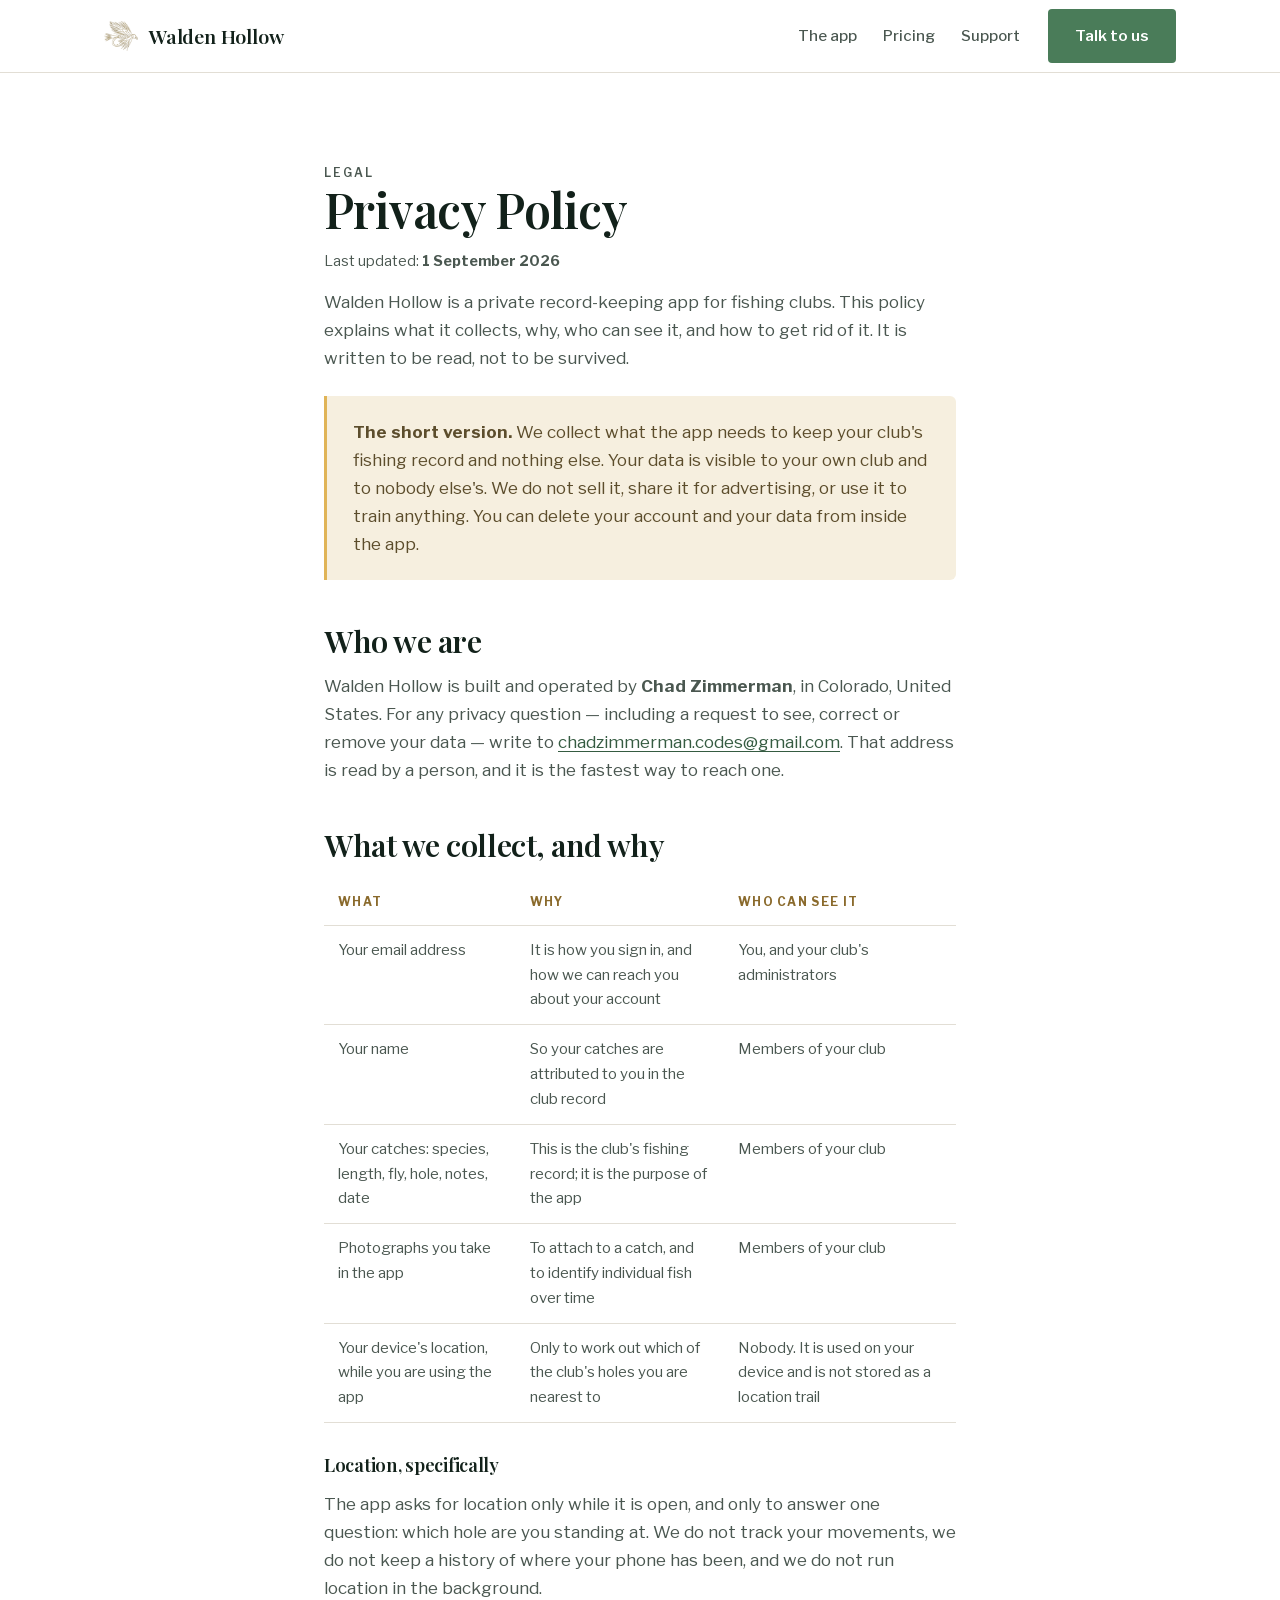
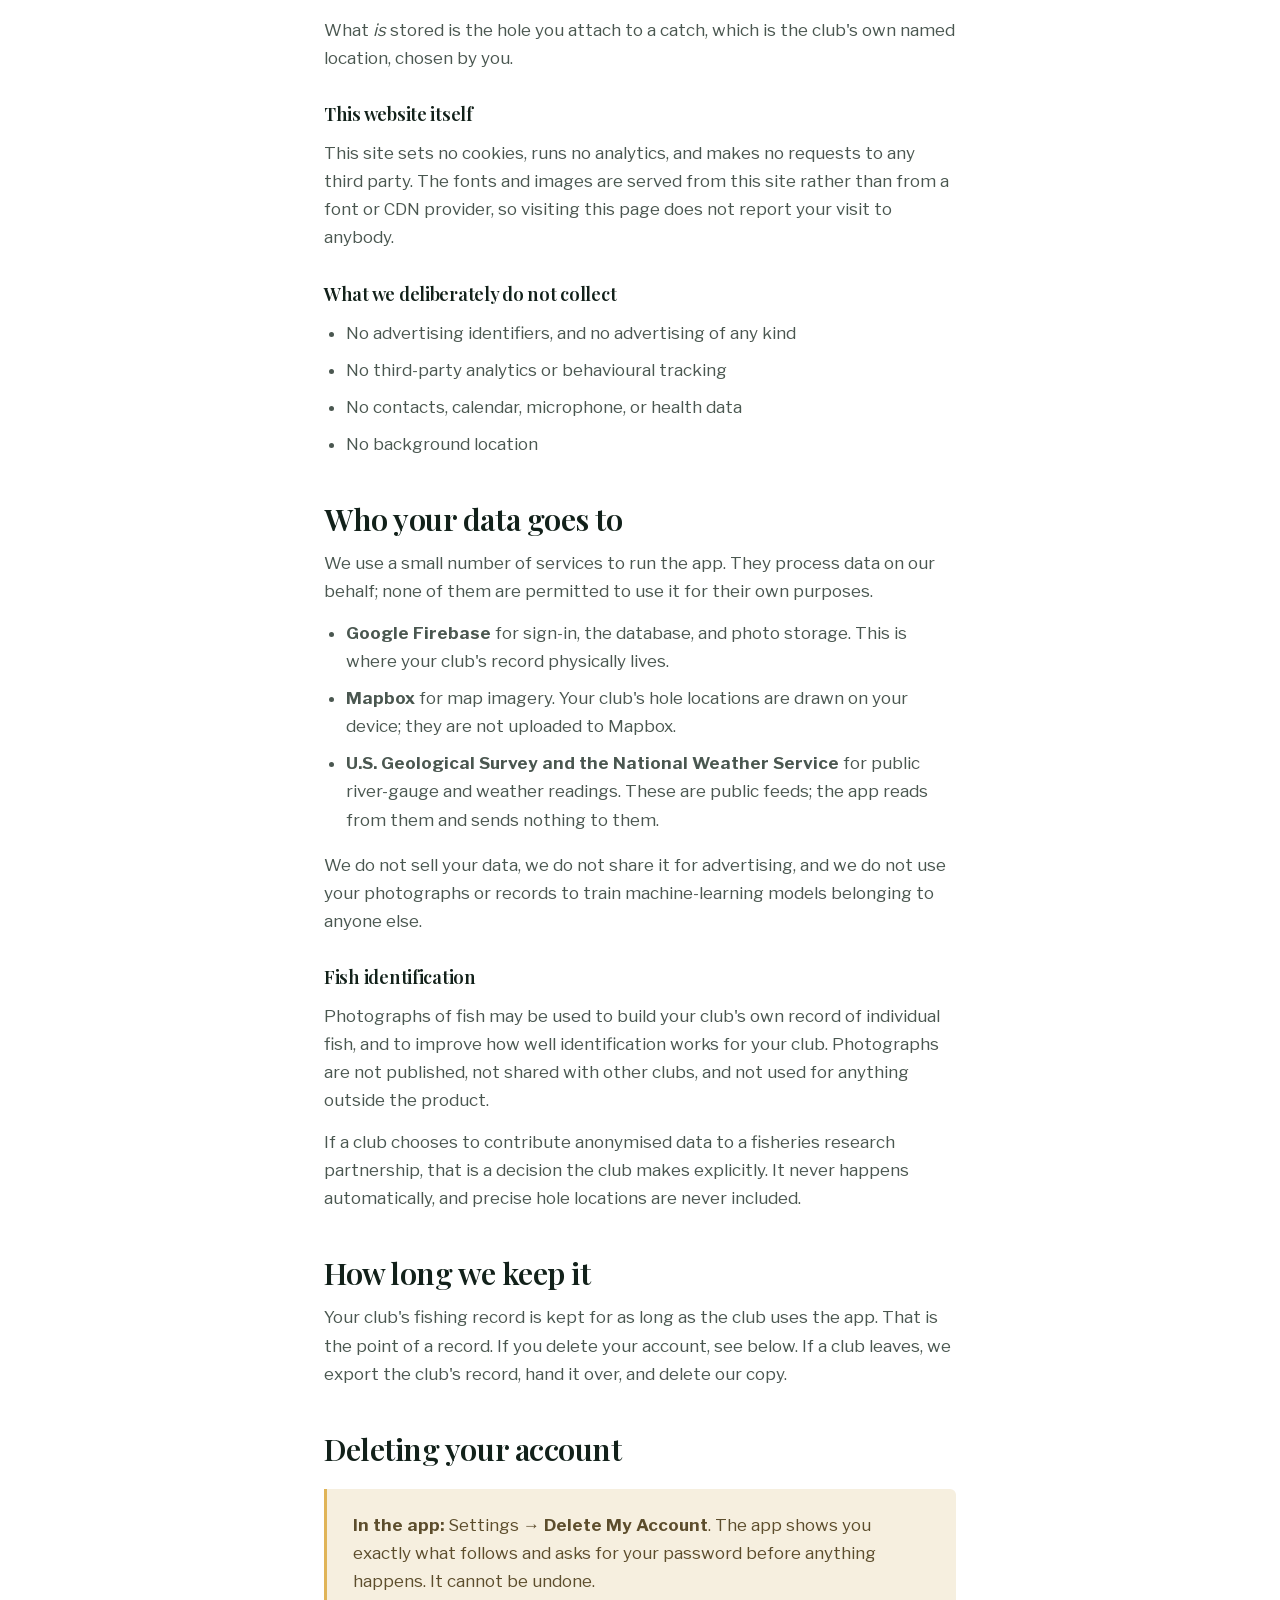
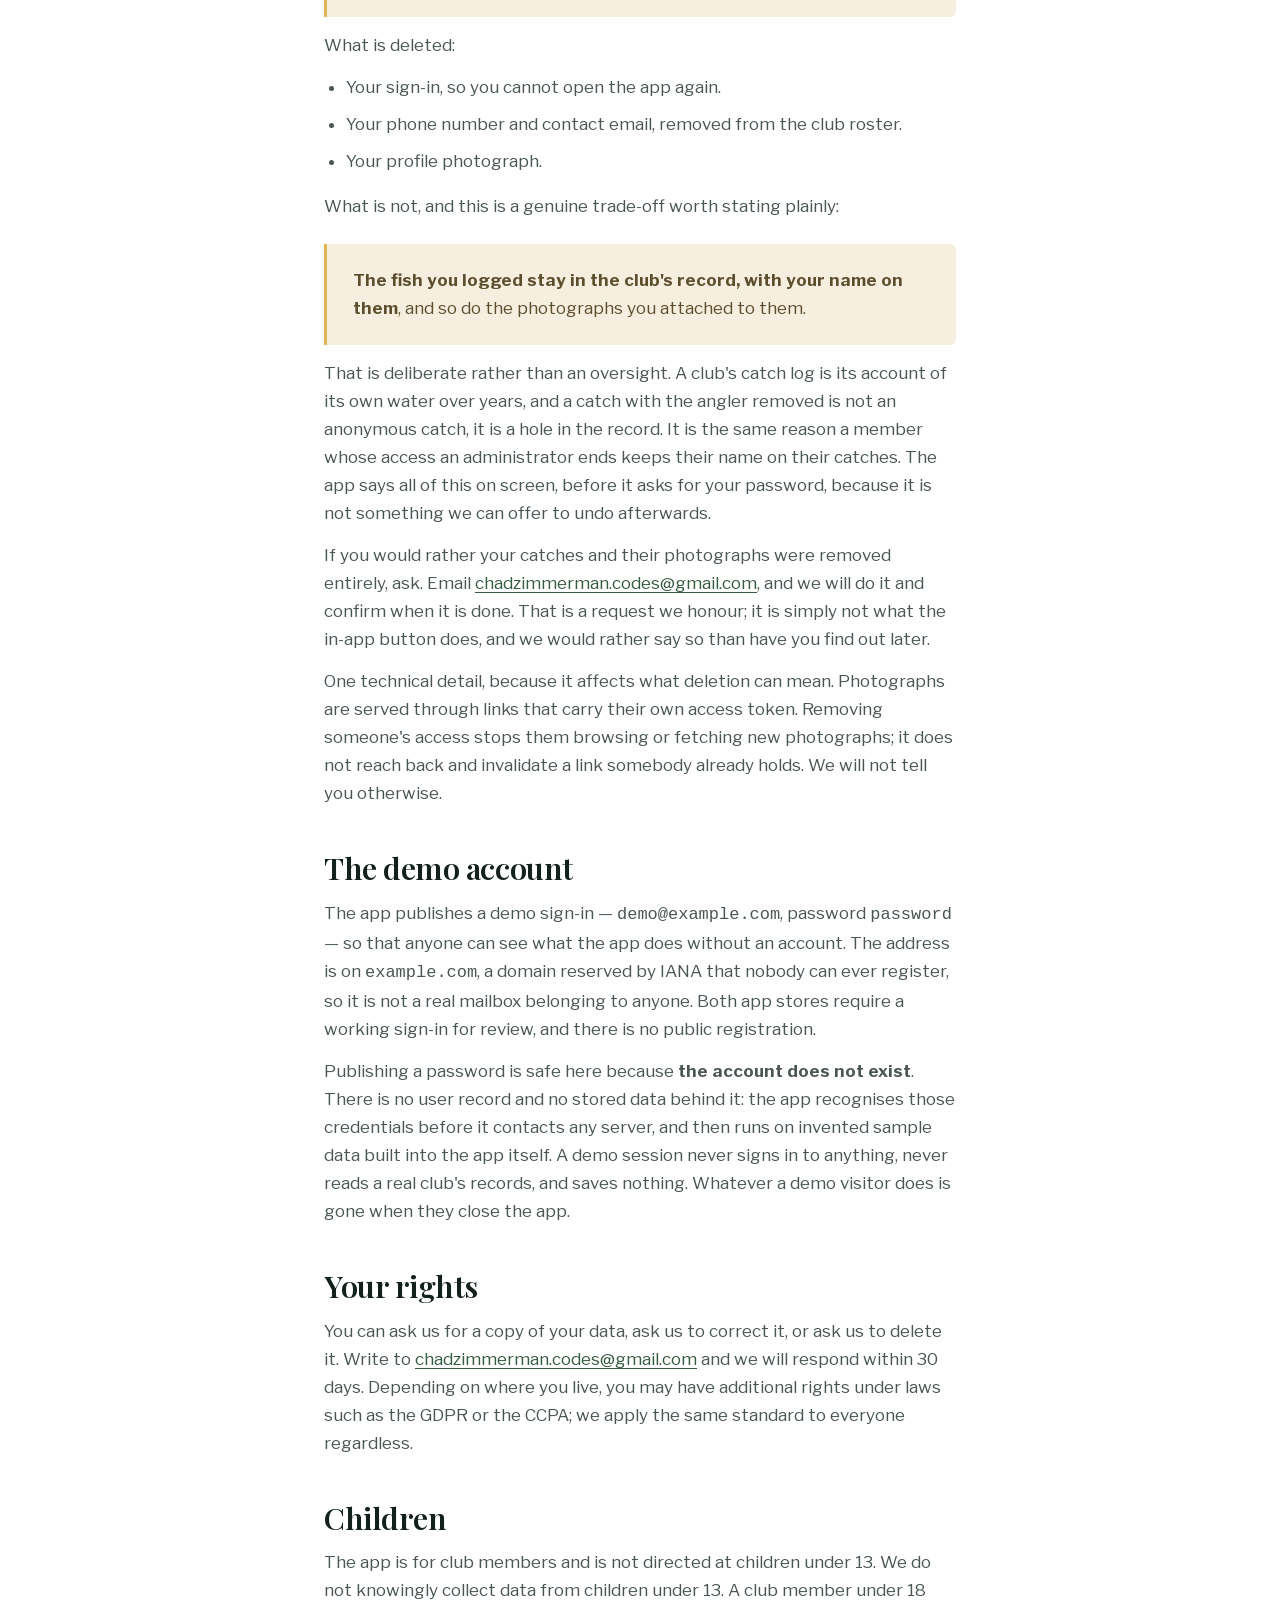
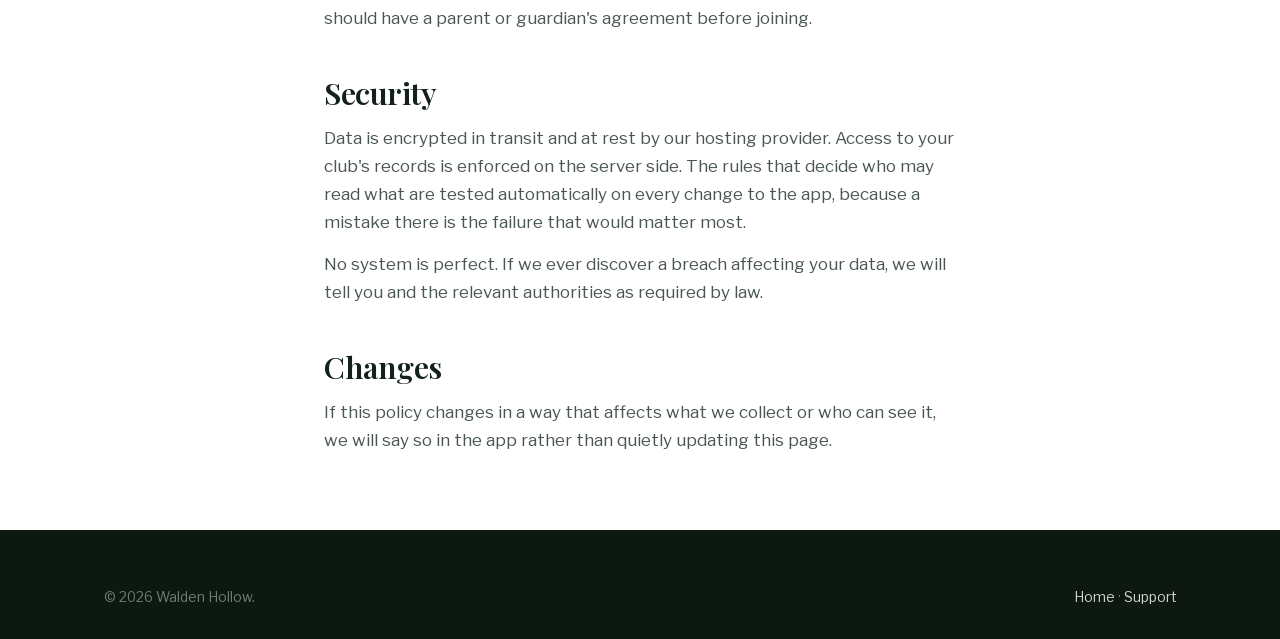
<file: privacy.html>
<!doctype html>
<html lang="en">
  <head>
    <meta charset="utf-8" />
    <meta name="viewport" content="width=device-width, initial-scale=1" />
    <title>Privacy Policy | Walden Hollow</title>
    <meta
      name="description"
      content="What Walden Hollow collects, why, who can see it, and how to delete it."
    />
    <link rel="icon" href="assets/favicon.png" />
    <link rel="stylesheet" href="styles.css" />
  </head>
  <body>
    <header class="nav">
      <div class="shell nav__inner">
        <a class="brand" href="index.html">
          <img src="assets/fly-small.png" alt="" />
          <b>Walden Hollow</b>
        </a>
        <nav class="nav__links">
          <a href="index.html#app">The app</a>
          <a href="index.html#pricing">Pricing</a>
          <a href="support.html">Support</a>
        </nav>
        <a class="btn btn--primary" href="index.html#contact">Talk to us</a>
      </div>
    </header>

    <main class="shell doc">
      <p class="eyebrow">Legal</p>
      <h1 style="font-size: clamp(2.1rem, 4vw, 3rem)">Privacy Policy</h1>
      <p class="small" style="margin-top: 14px">
        Last updated: <strong>1 September 2026</strong>
      </p>

      <p>
        Walden Hollow is a private record-keeping app for fishing clubs. This
        policy explains what it collects, why, who can see it, and how to get rid
        of it. It is written to be read, not to be survived.
      </p>

      <div class="callout">
        <p>
          <strong>The short version.</strong> We collect what the app needs to keep
          your club's fishing record and nothing else. Your data is visible to
          your own club and to nobody else's. We do not sell it, share it for
          advertising, or use it to train anything. You can delete your account
          and your data from inside the app.
        </p>
      </div>

      <h2>Who we are</h2>
      <p>
        Walden Hollow is built and operated by <strong>Chad Zimmerman</strong>, in
        Colorado, United States. For any privacy question &mdash; including a
        request to see, correct or remove your data &mdash; write to
        <a href="mailto:chadzimmerman.codes@gmail.com">chadzimmerman.codes@gmail.com</a>.
        That address is read by a person, and it is the fastest way to reach one.
      </p>

      <h2>What we collect, and why</h2>
      <div class="table-wrap">
        <table>
          <thead>
            <tr>
              <th>What</th>
              <th>Why</th>
              <th>Who can see it</th>
            </tr>
          </thead>
          <tbody>
            <tr>
              <td>Your email address</td>
              <td>It is how you sign in, and how we can reach you about your account</td>
              <td>You, and your club's administrators</td>
            </tr>
            <tr>
              <td>Your name</td>
              <td>So your catches are attributed to you in the club record</td>
              <td>Members of your club</td>
            </tr>
            <tr>
              <td>Your catches: species, length, fly, hole, notes, date</td>
              <td>This is the club's fishing record; it is the purpose of the app</td>
              <td>Members of your club</td>
            </tr>
            <tr>
              <td>Photographs you take in the app</td>
              <td>To attach to a catch, and to identify individual fish over time</td>
              <td>Members of your club</td>
            </tr>
            <tr>
              <td>Your device's location, while you are using the app</td>
              <td>Only to work out which of the club's holes you are nearest to</td>
              <td>Nobody. It is used on your device and is not stored as a location trail</td>
            </tr>
          </tbody>
        </table>
      </div>

      <h3>Location, specifically</h3>
      <p>
        The app asks for location only while it is open, and only to answer one
        question: which hole are you standing at. We do not track your movements,
        we do not keep a history of where your phone has been, and we do not run
        location in the background.
      </p>
      <p>
        What <em>is</em> stored is the hole you attach to a catch, which is the
        club's own named location, chosen by you.
      </p>

      <h3>This website itself</h3>
      <p>
        This site sets no cookies, runs no analytics, and makes no requests to
        any third party. The fonts and images are served from this site rather
        than from a font or CDN provider, so visiting this page does not report
        your visit to anybody.
      </p>

      <h3>What we deliberately do not collect</h3>
      <ul>
        <li>No advertising identifiers, and no advertising of any kind</li>
        <li>No third-party analytics or behavioural tracking</li>
        <li>No contacts, calendar, microphone, or health data</li>
        <li>No background location</li>
      </ul>

      <h2>Who your data goes to</h2>
      <p>
        We use a small number of services to run the app. They process data on our
        behalf; none of them are permitted to use it for their own purposes.
      </p>
      <ul>
        <li>
          <strong>Google Firebase</strong> for sign-in, the database, and photo
          storage. This is where your club's record physically lives.
        </li>
        <li>
          <strong>Mapbox</strong> for map imagery. Your club's hole locations are
          drawn on your device; they are not uploaded to Mapbox.
        </li>
        <li>
          <strong>U.S. Geological Survey and the National Weather Service</strong>
          for public river-gauge and weather readings. These are public feeds; the
          app reads from them and sends nothing to them.
        </li>
      </ul>
      <p>
        We do not sell your data, we do not share it for advertising, and we do
        not use your photographs or records to train machine-learning models
        belonging to anyone else.
      </p>

      <h3>Fish identification</h3>
      <p>
        Photographs of fish may be used to build your club's own record of
        individual fish, and to improve how well identification works for your
        club. Photographs are not published, not shared with other clubs, and not
        used for anything outside the product.
      </p>
      <p>
        If a club chooses to contribute anonymised data to a fisheries research
        partnership, that is a decision the club makes explicitly. It never
        happens automatically, and precise hole locations are never included.
      </p>

      <h2>How long we keep it</h2>
      <p>
        Your club's fishing record is kept for as long as the club uses the app. That is the point of a record. If you delete your account, see below. If a
        club leaves, we export the club's record, hand it over, and delete our
        copy.
      </p>

      <h2 id="deletion">Deleting your account</h2>
      <div class="callout">
        <p>
          <strong>In the app:</strong> Settings → <strong>Delete My Account</strong>.
          The app shows you exactly what follows and asks for your password before
          anything happens. It cannot be undone.
        </p>
      </div>
      <p>What is deleted:</p>
      <ul>
        <li>Your sign-in, so you cannot open the app again.</li>
        <li>Your phone number and contact email, removed from the club roster.</li>
        <li>Your profile photograph.</li>
      </ul>
      <p>What is not, and this is a genuine trade-off worth stating plainly:</p>
      <div class="callout">
        <p>
          <strong>The fish you logged stay in the club's record, with your name on
          them</strong>, and so do the photographs you attached to them.
        </p>
      </div>
      <p>
        That is deliberate rather than an oversight. A club's catch log is its
        account of its own water over years, and a catch with the angler removed
        is not an anonymous catch, it is a hole in the record. It is the same
        reason a member whose access an administrator ends keeps their name on
        their catches. The app says all of this on screen, before it asks for your
        password, because it is not something we can offer to undo afterwards.
      </p>
      <p>
        If you would rather your catches and their photographs were removed
        entirely, ask. Email
        <a href="mailto:chadzimmerman.codes@gmail.com">chadzimmerman.codes@gmail.com</a>,
        and we will do it and confirm when it is done. That is a request we honour;
        it is simply not what the in-app button does, and we would rather say so
        than have you find out later.
      </p>
      <p>
        One technical detail, because it affects what deletion can mean.
        Photographs are served through links that carry their own access token.
        Removing someone's access stops them browsing or fetching new photographs;
        it does not reach back and invalidate a link somebody already holds. We
        will not tell you otherwise.
      </p>

      <h2 id="demo">The demo account</h2>
      <p>
        The app publishes a demo sign-in &mdash;
        <code>demo@example.com</code>, password <code>password</code> &mdash;
        so that anyone can see what the app does without an account. The address
        is on <code>example.com</code>, a domain reserved by IANA that nobody can
        ever register, so it is not a real mailbox belonging to anyone. Both app
        stores require a working sign-in for review, and there is no public
        registration.
      </p>
      <p>
        Publishing a password is safe here because <strong>the account does not
        exist</strong>. There is no user record and no stored data behind it: the
        app recognises those credentials before it contacts any server, and then
        runs on invented sample data built into the app itself. A demo session
        never signs in to anything, never reads a real club's records, and saves
        nothing. Whatever a demo visitor does is gone when they close the app.
      </p>

      <h2>Your rights</h2>
      <p>
        You can ask us for a copy of your data, ask us to correct it, or ask us to
        delete it. Write to
        <a href="mailto:chadzimmerman.codes@gmail.com">chadzimmerman.codes@gmail.com</a> and we
        will respond within 30 days. Depending on where you live, you may have
        additional rights under laws such as the GDPR or the CCPA; we apply the
        same standard to everyone regardless.
      </p>

      <h2>Children</h2>
      <p>
        The app is for club members and is not directed at children under 13. We
        do not knowingly collect data from children under 13. A club member under
        18 should have a parent or guardian's agreement before joining.
      </p>

      <h2>Security</h2>
      <p>
        Data is encrypted in transit and at rest by our hosting provider. Access
        to your club's records is enforced on the server side. The rules that decide who may read what are tested automatically on every change to the
        app, because a mistake there is the failure that would matter most.
      </p>
      <p>
        No system is perfect. If we ever discover a breach affecting your data, we
        will tell you and the relevant authorities as required by law.
      </p>

      <h2>Changes</h2>
      <p>
        If this policy changes in a way that affects what we collect or who can see
        it, we will say so in the app rather than quietly updating this page.
      </p>
    </main>

    <footer class="footer">
      <div class="shell">
        <div class="footer__base" style="margin-top: 0; border-top: 0; padding-top: 0">
          <span>© 2026 Walden Hollow.</span>
          <span>
            <a href="index.html">Home</a> · <a href="support.html">Support</a>
          </span>
        </div>
      </div>
    </footer>
  </body>
</html>
</file>
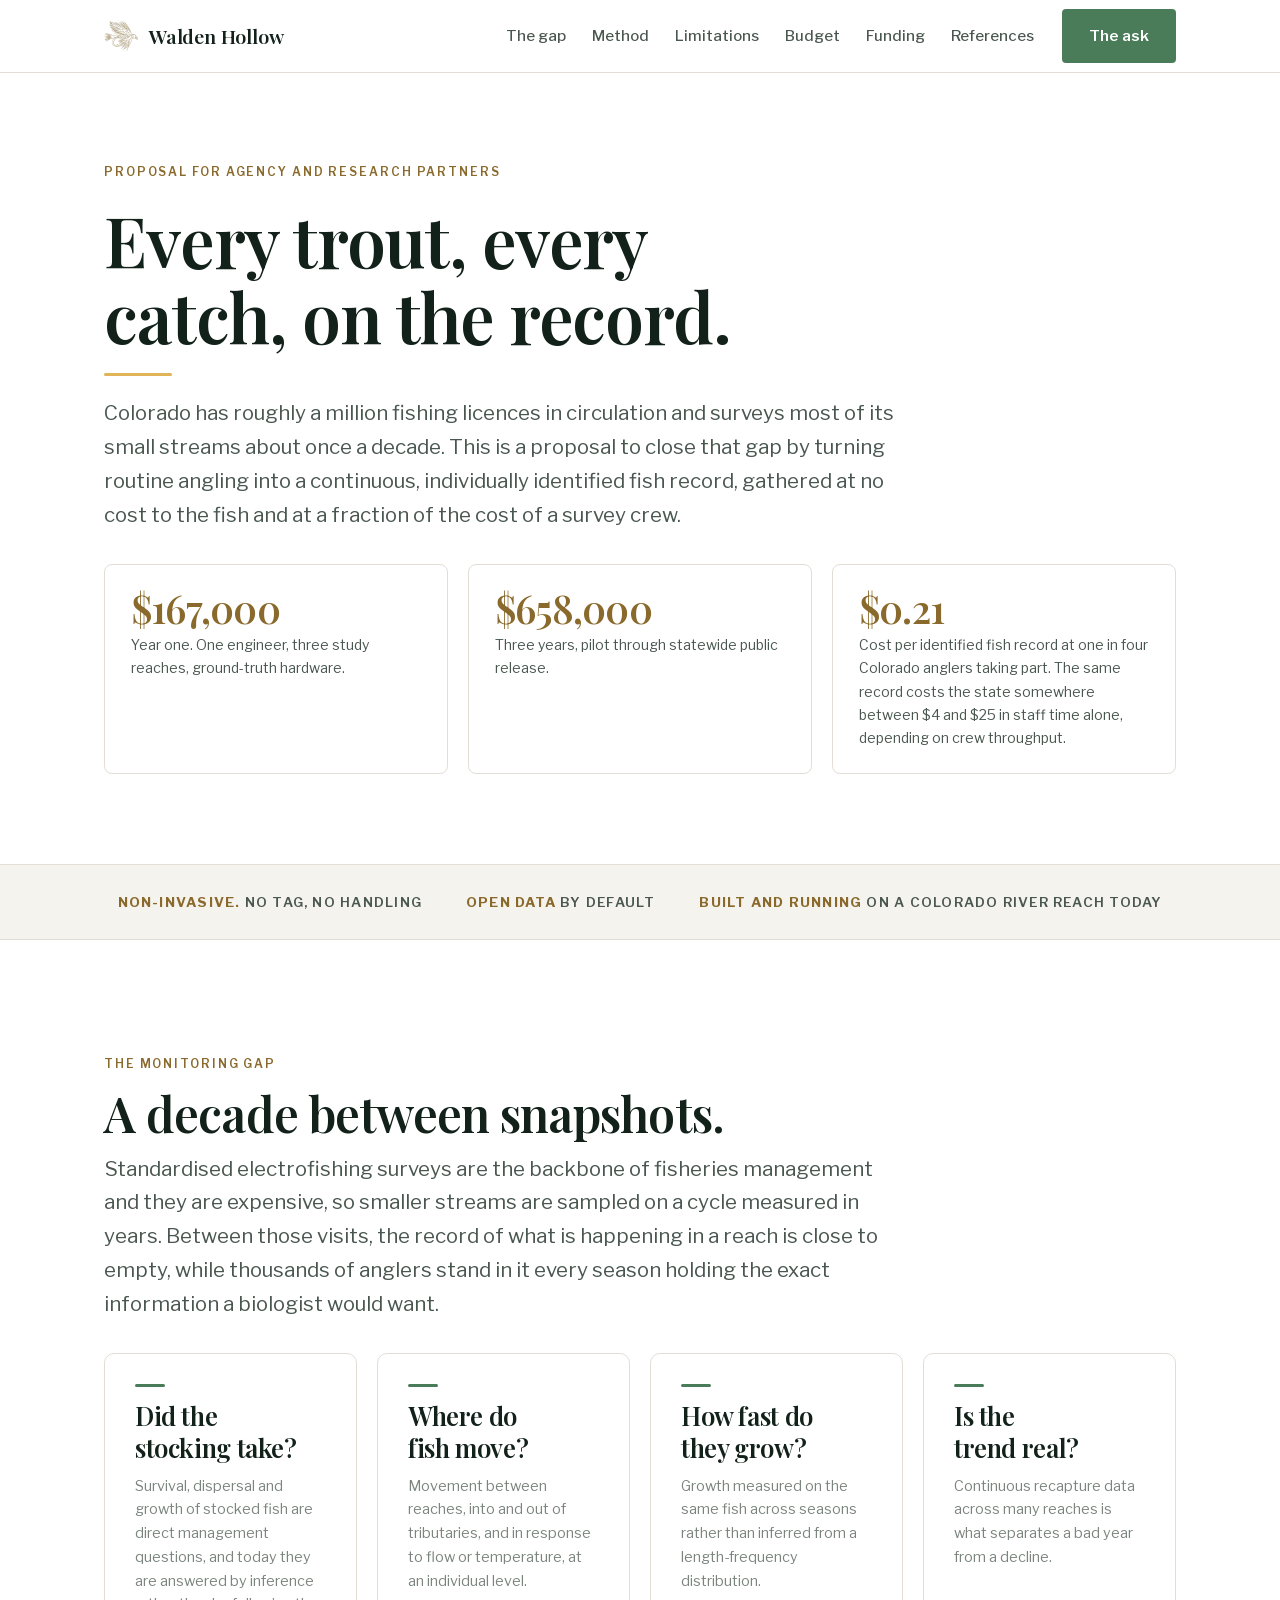
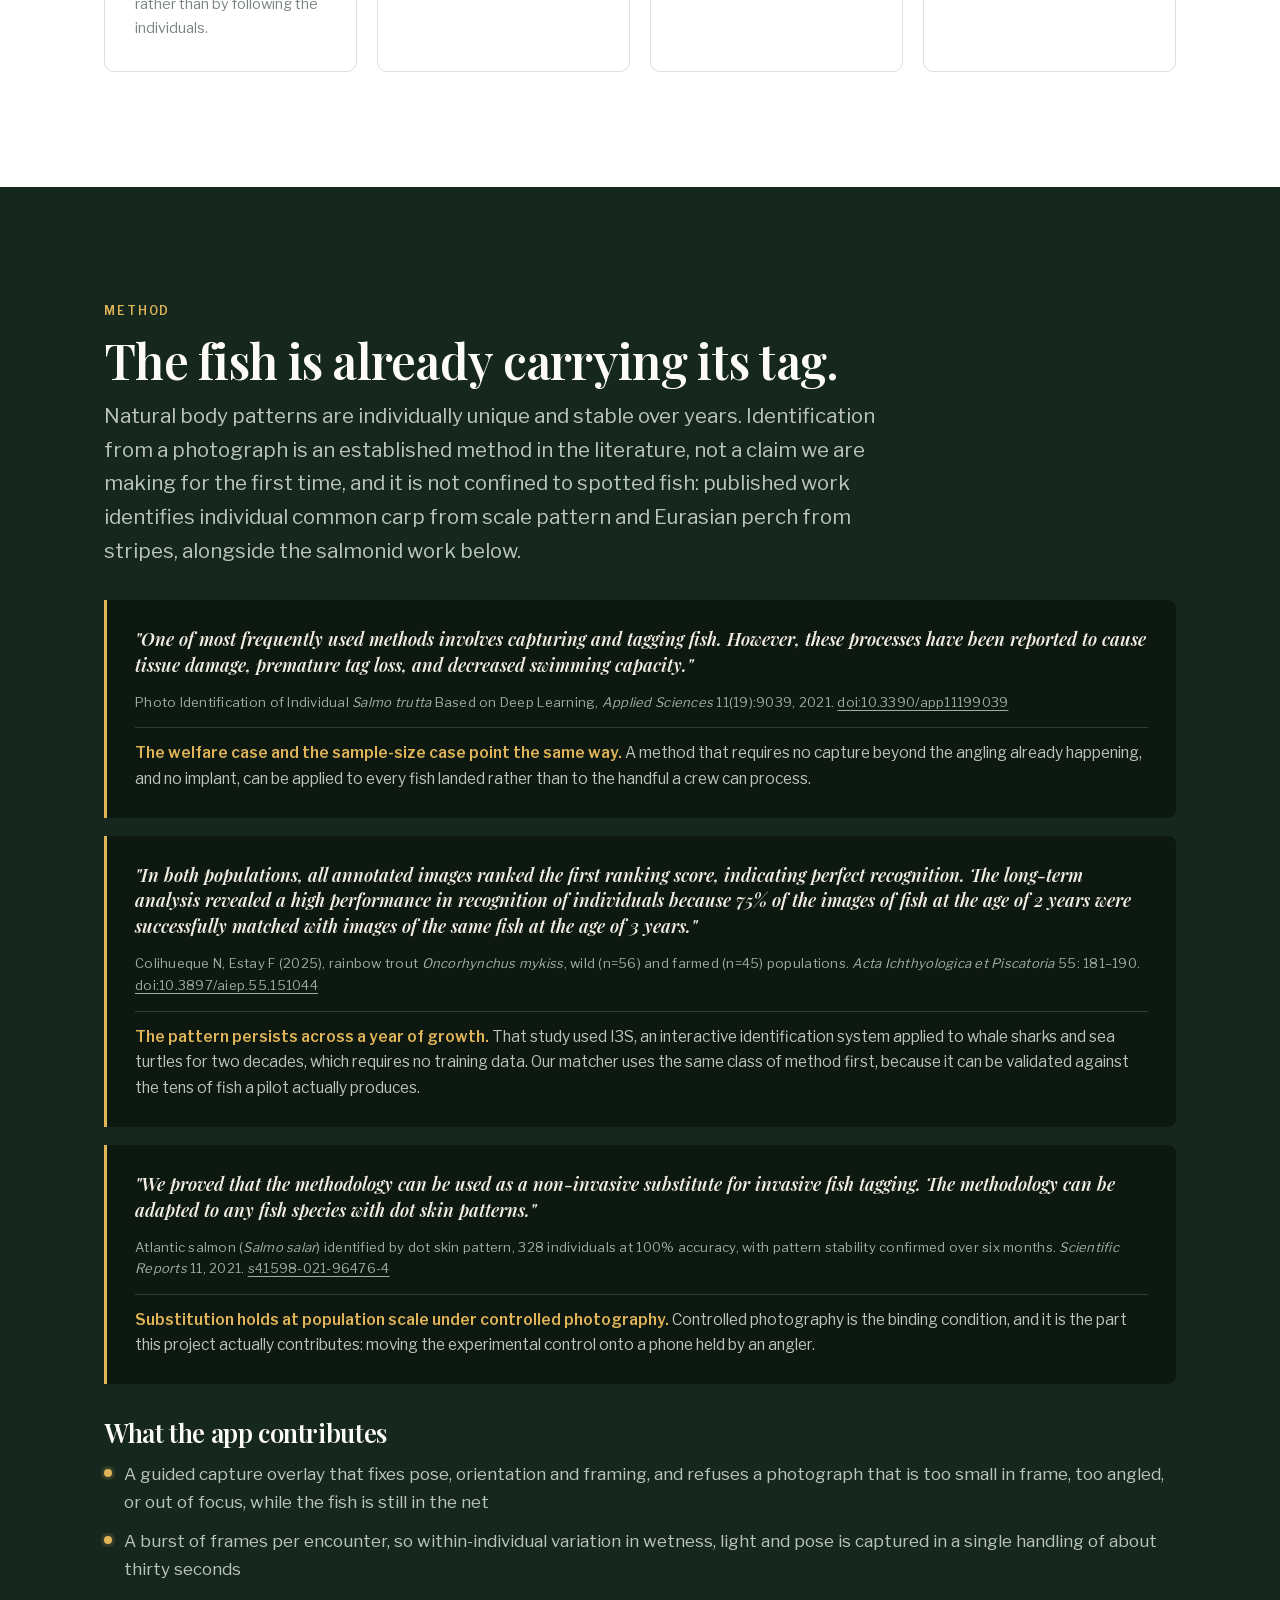
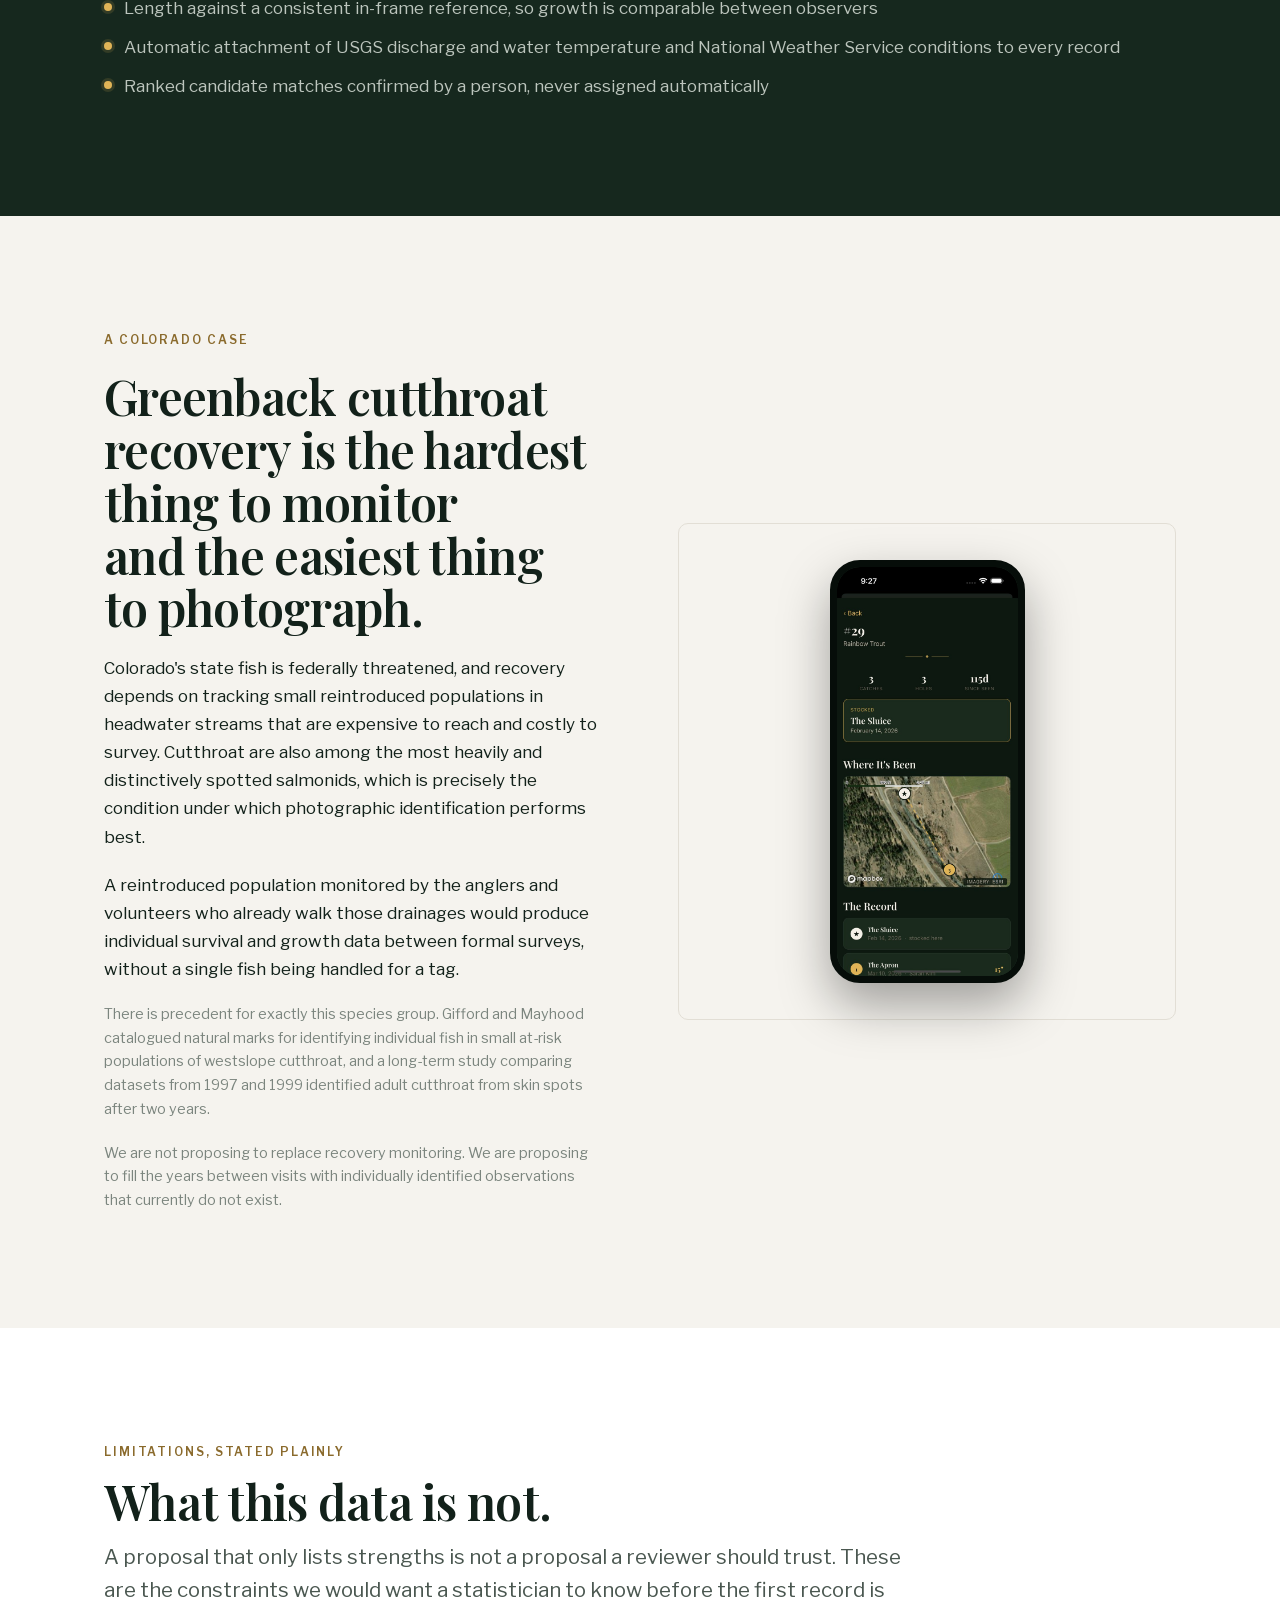
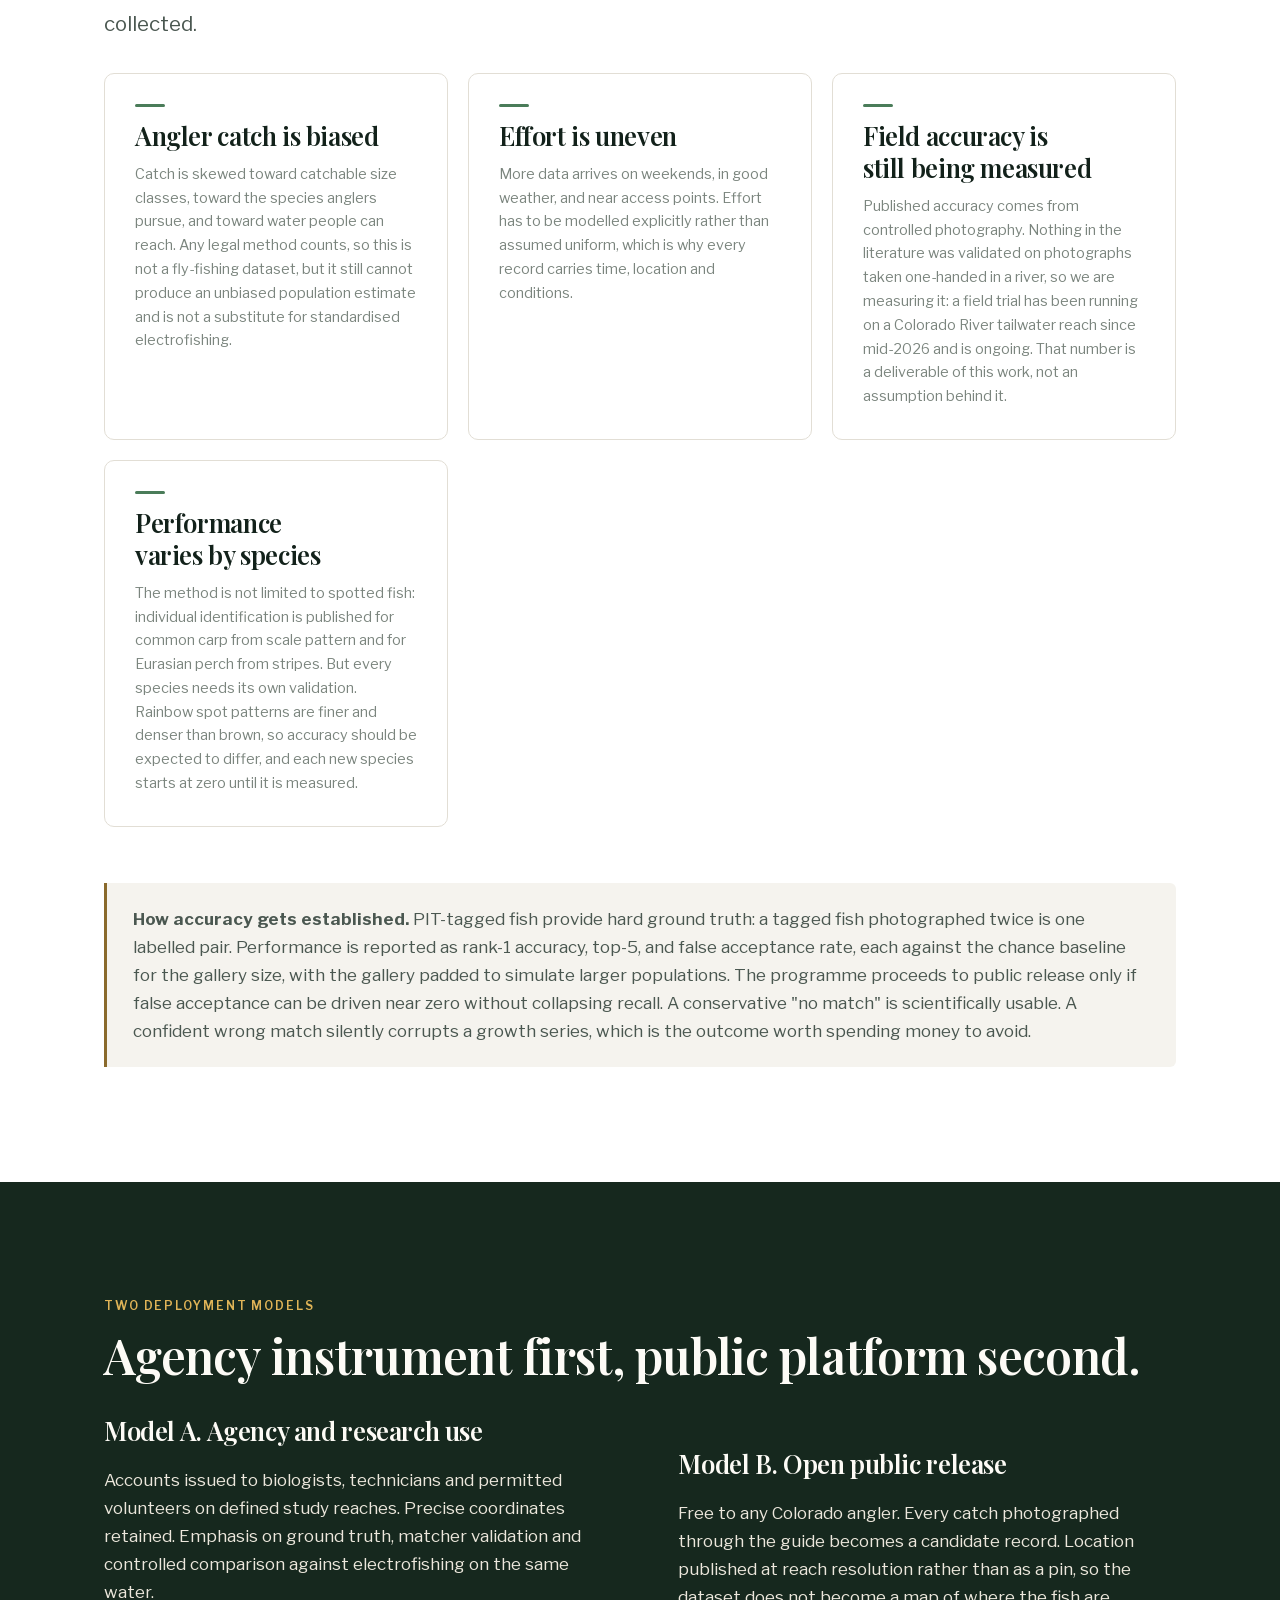
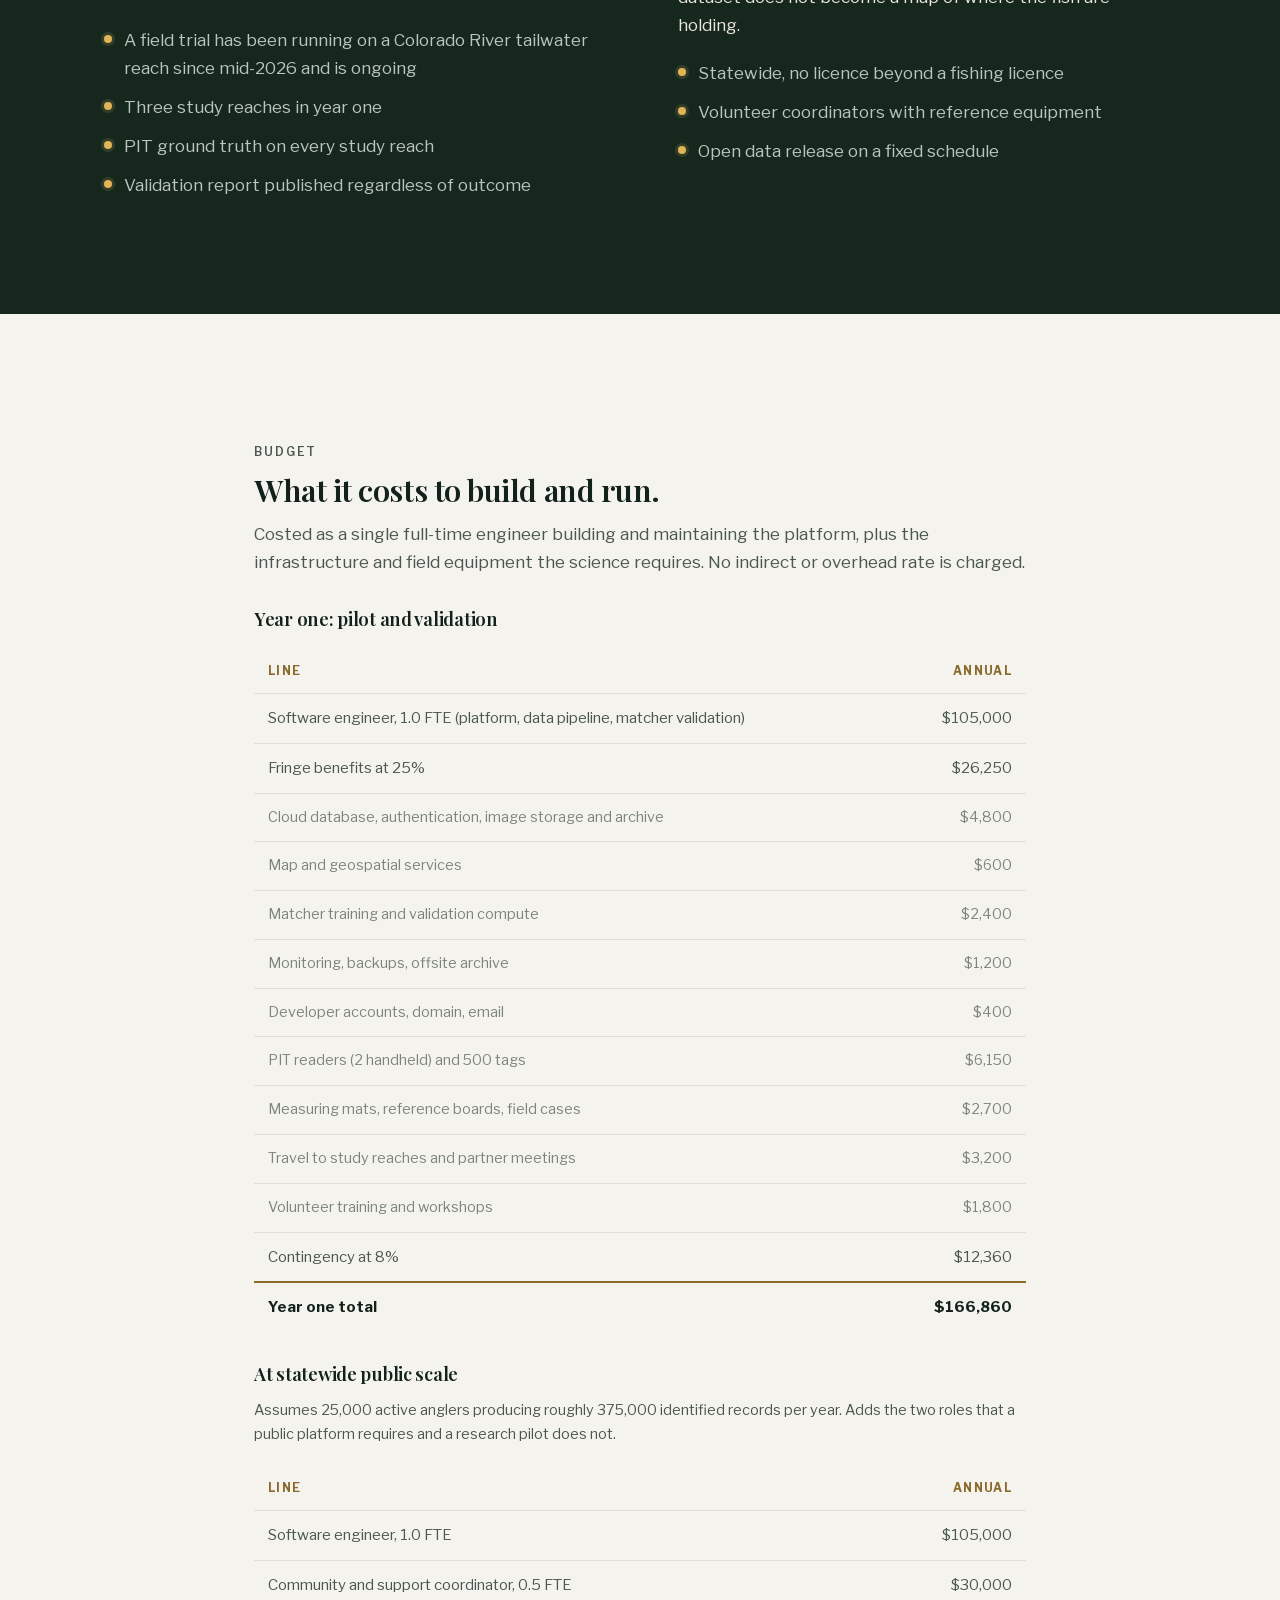
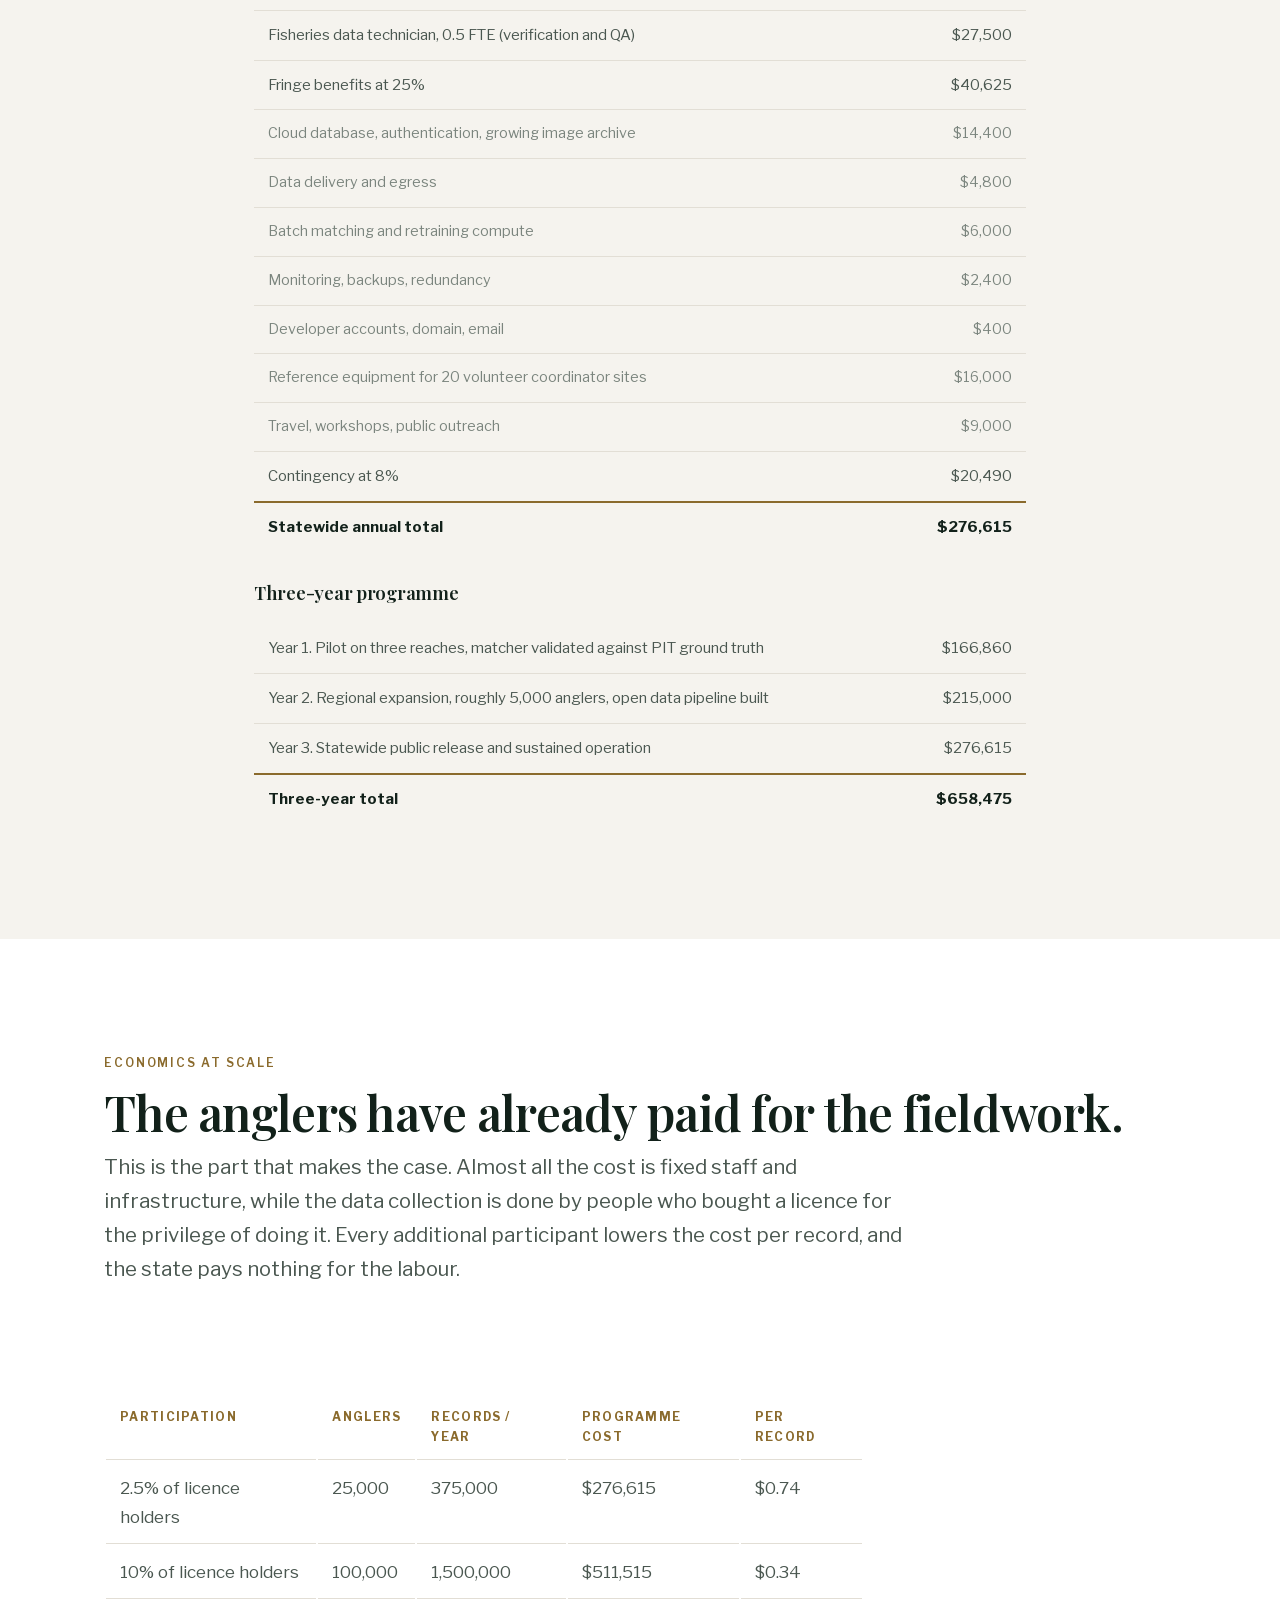
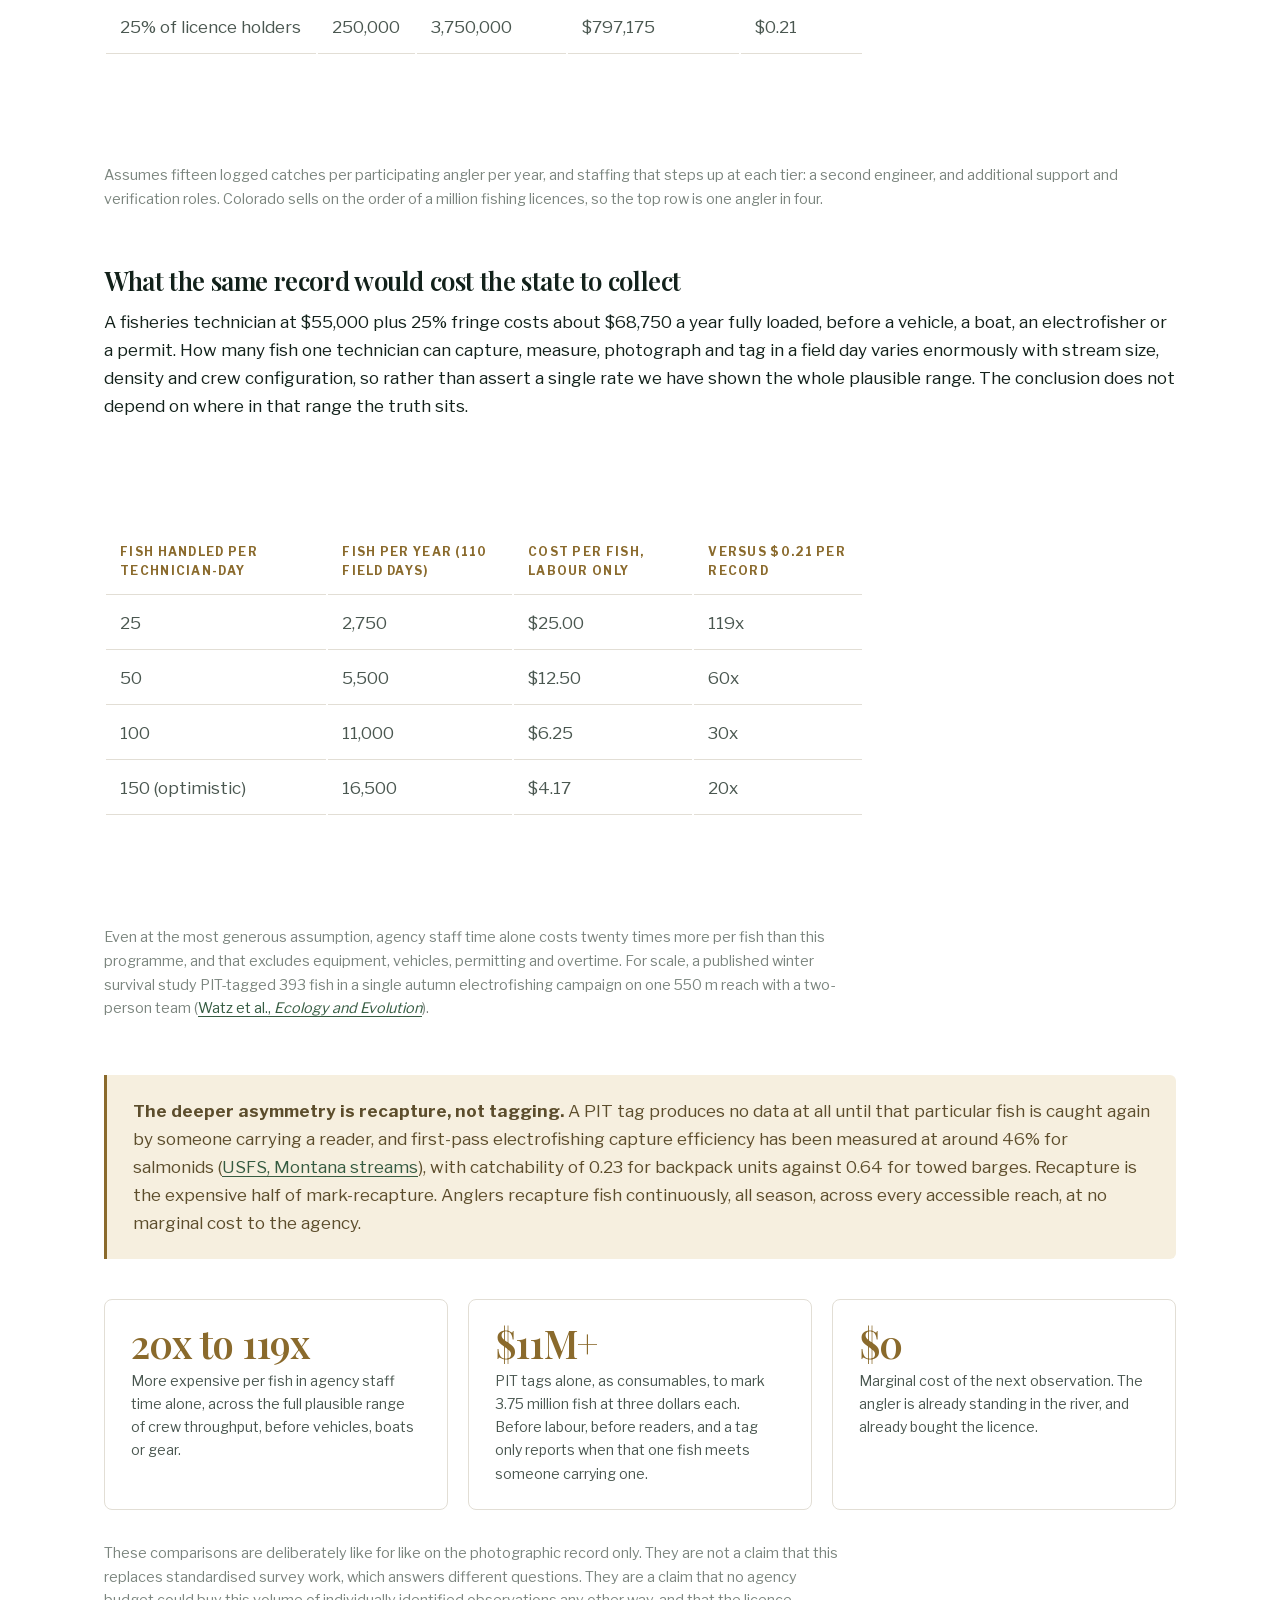
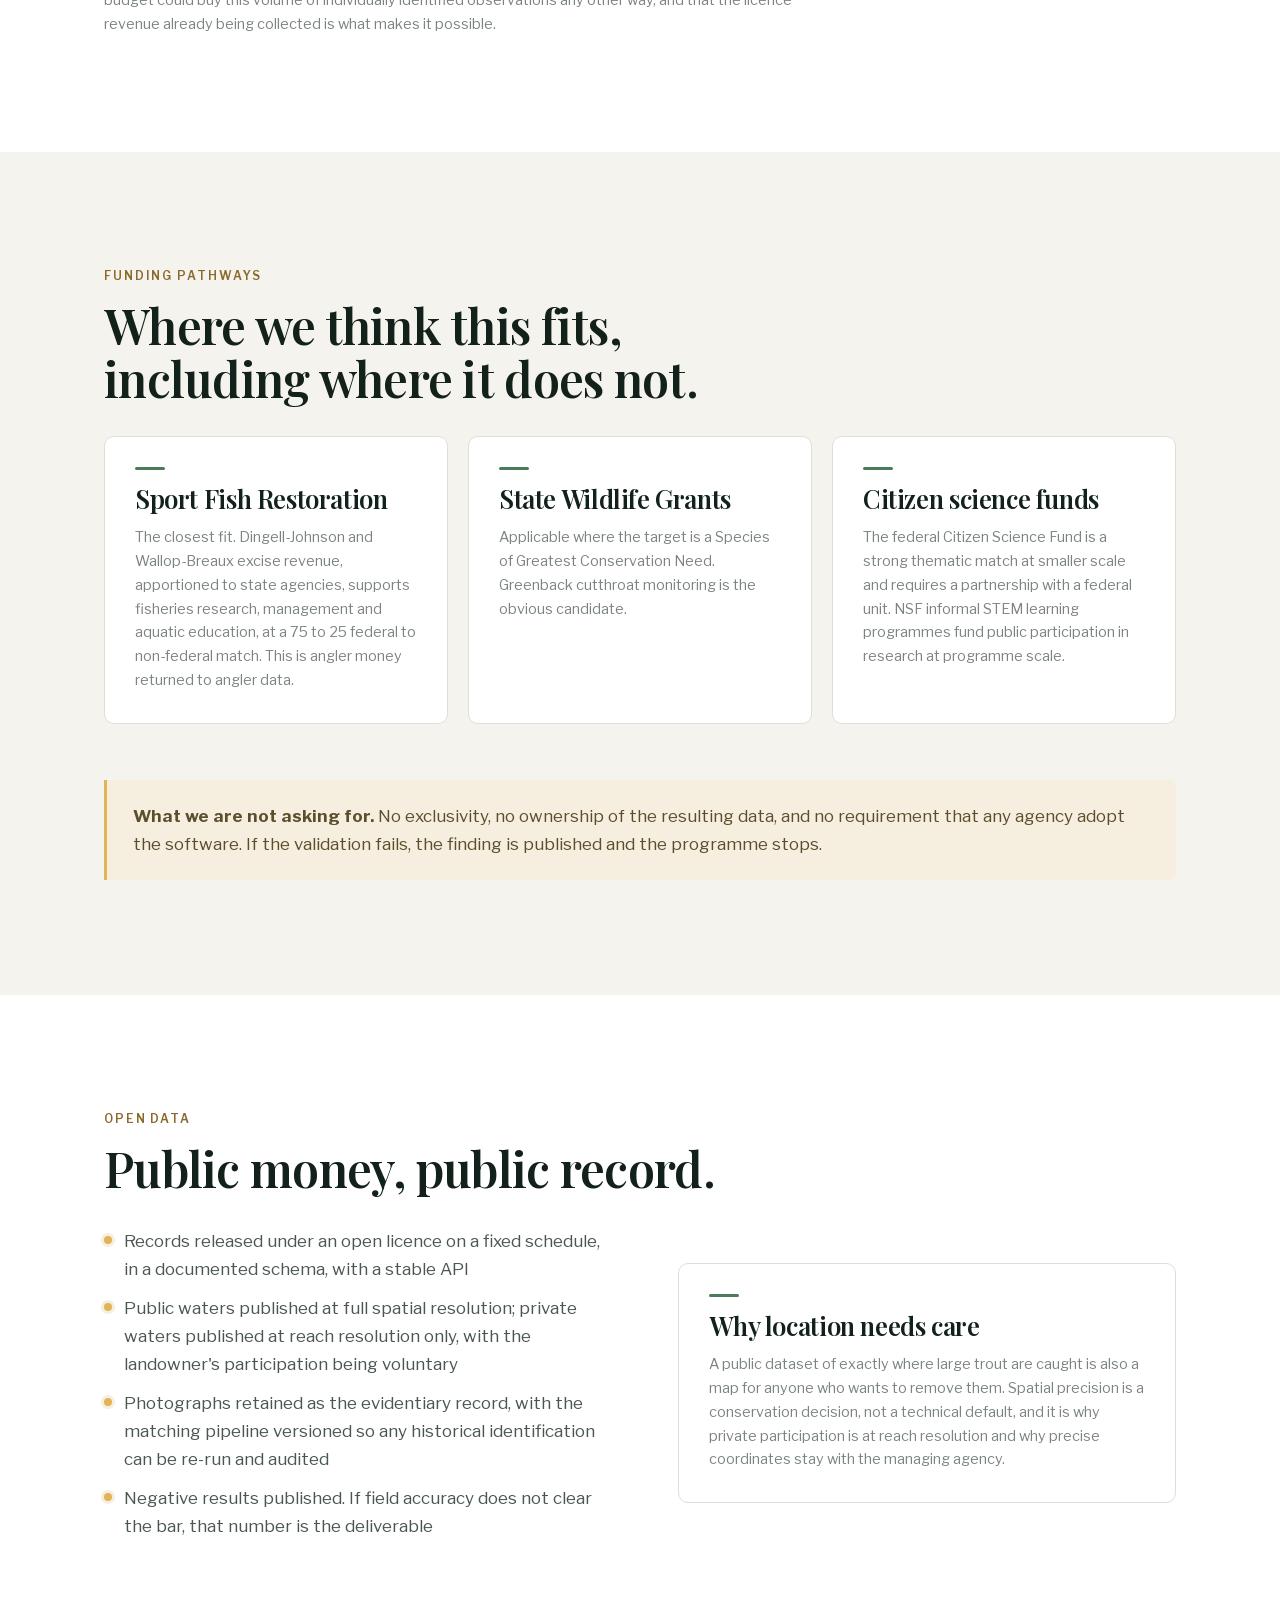
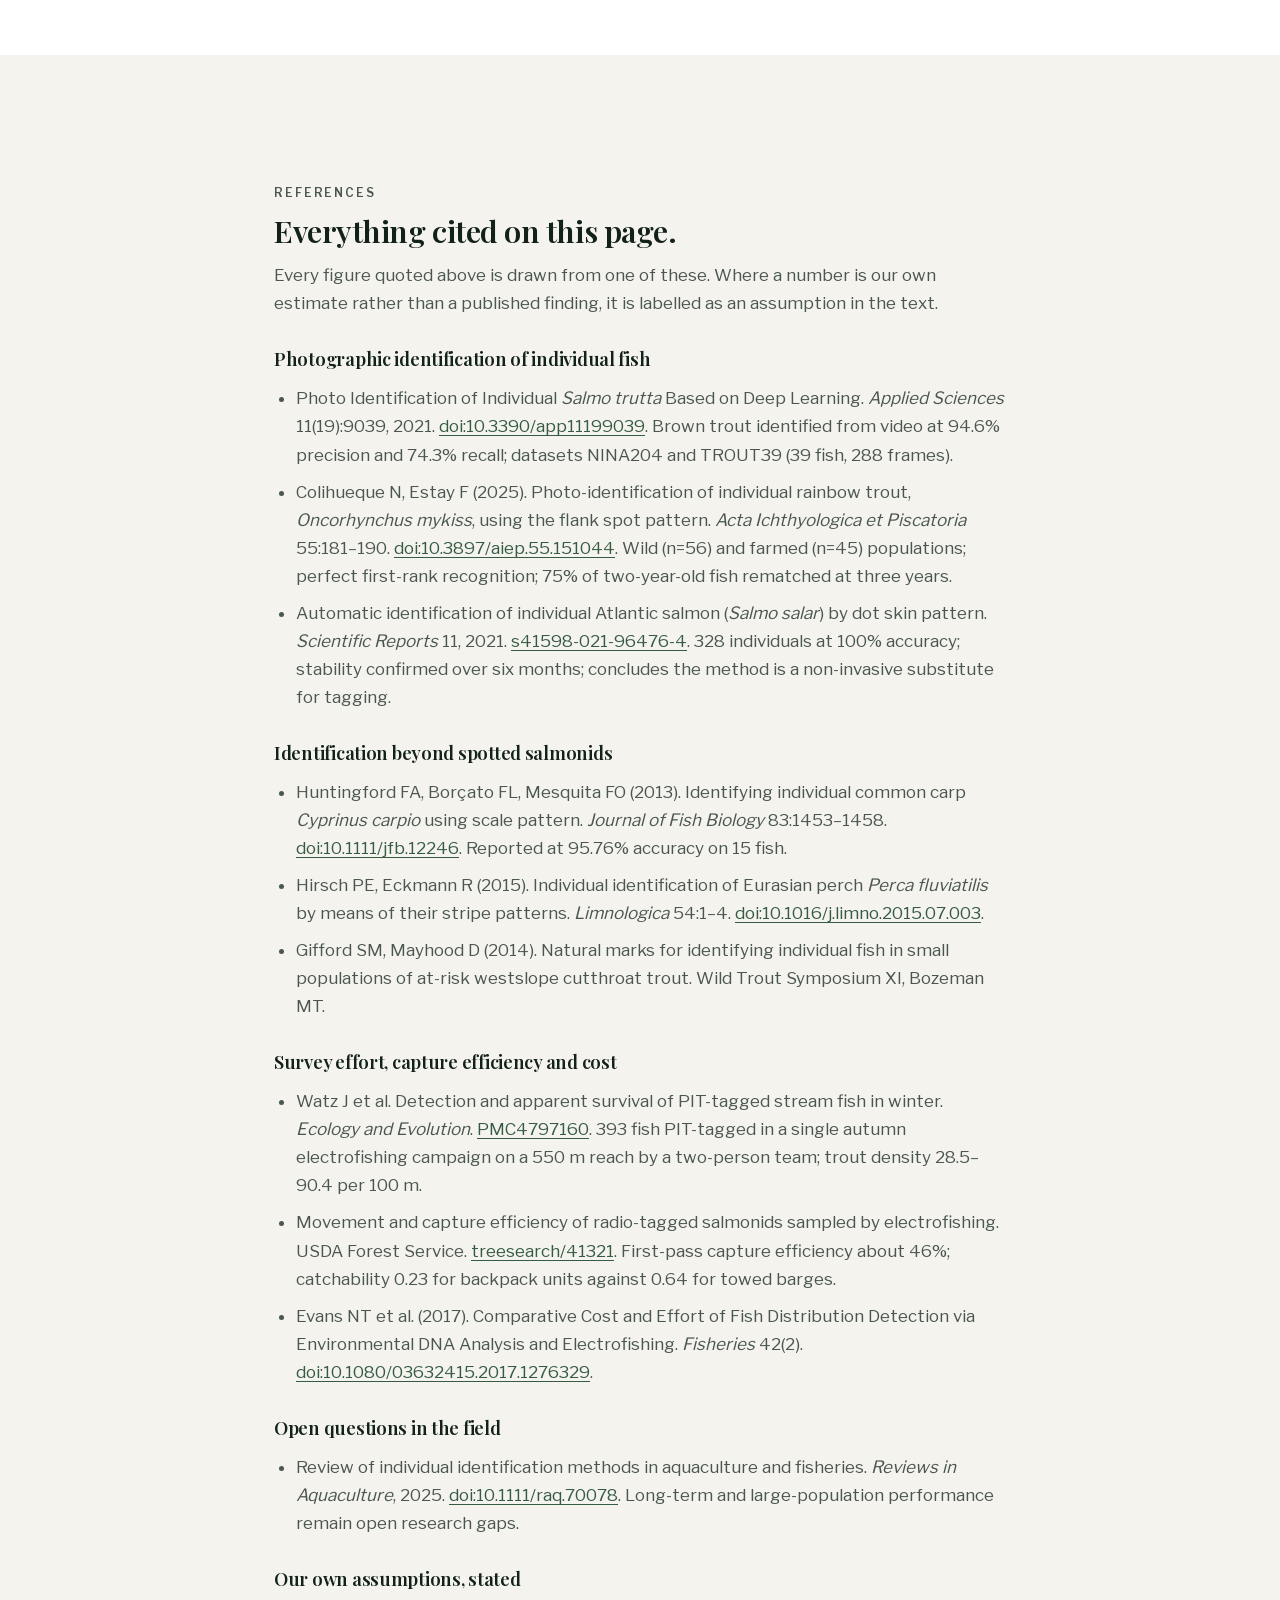
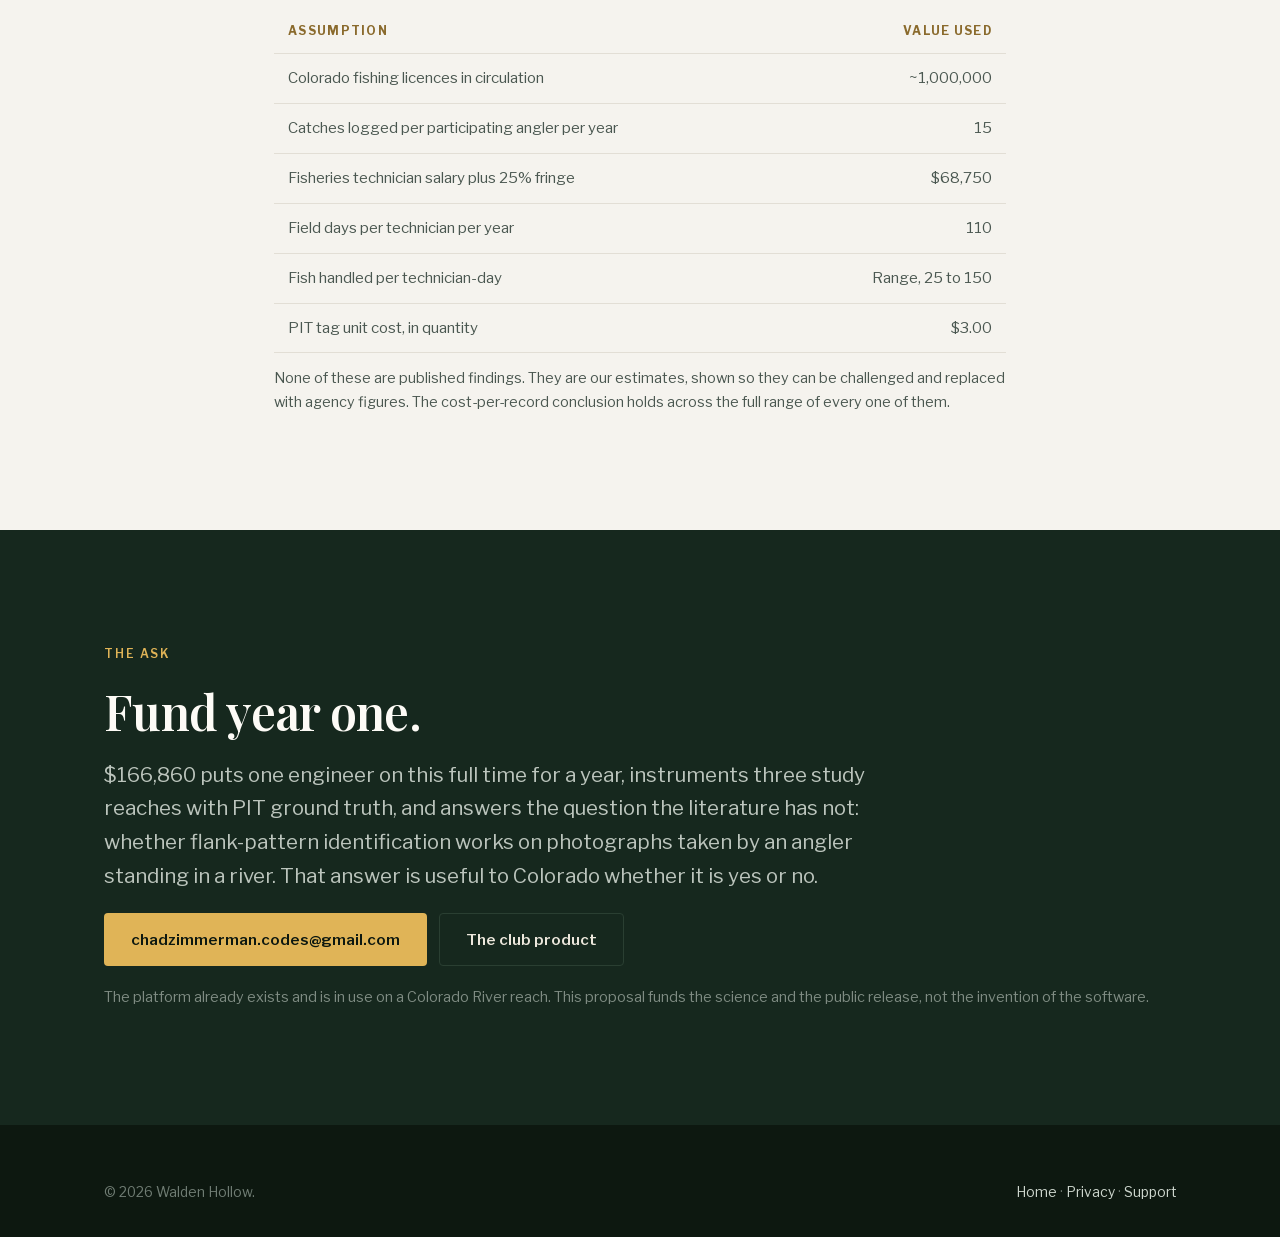
<file: research.html>
<!doctype html>
<html lang="en">
  <head>
    <meta charset="utf-8" />
    <meta name="viewport" content="width=device-width, initial-scale=1" />
    <title>A Continuous Record of Colorado's Trout</title>
    <meta
      name="description"
      content="A proposal to fund open, angler-gathered, individually identified fish records for Colorado waters, for use by fisheries managers and the public."
    />
    <link rel="icon" href="assets/favicon.png" />
    <link rel="stylesheet" href="styles.css" />
  </head>
  <body>
    <header class="nav">
      <div class="shell nav__inner">
        <a class="brand" href="index.html">
          <img src="assets/fly-small.png" alt="" />
          <b>Walden Hollow</b>
        </a>
        <nav class="nav__links">
          <a href="#gap">The gap</a>
          <a href="#method">Method</a>
          <a href="#limits">Limitations</a>
          <a href="#budget">Budget</a>
          <a href="#funding">Funding</a>
          <a href="#references">References</a>
        </nav>
        <a class="btn btn--primary" href="#ask">The ask</a>
      </div>
    </header>

    <main>
      <section class="hero">
        <div class="shell stack">
          <p class="eyebrow">Proposal for agency and research partners</p>
          <h1>Every trout, every catch, on the record.</h1>
          <div class="hero__rule"></div>
          <p class="lede">
            Colorado has roughly a million fishing licences in circulation and
            surveys most of its small streams about once a decade. This is a
            proposal to close that gap by turning routine angling into a
            continuous, individually identified fish record, gathered at no cost
            to the fish and at a fraction of the cost of a survey crew.
          </p>
          <div class="figures" style="margin-top: 12px">
            <div class="figure">
              <b>$167,000</b>
              <span>Year one. One engineer, three study reaches, ground-truth hardware.</span>
            </div>
            <div class="figure">
              <b>$658,000</b>
              <span>Three years, pilot through statewide public release.</span>
            </div>
            <div class="figure">
              <b>$0.21</b>
              <span>Cost per identified fish record at one in four Colorado anglers taking part. The same record costs the state somewhere between $4 and $25 in staff time alone, depending on crew throughput.</span>
            </div>
          </div>
        </div>
      </section>

      <div class="strip">
        <div class="shell strip__inner">
          <span><b>Non-invasive.</b> No tag, no handling</span>
          <span><b>Open data</b> by default</span>
          <span><b>Built and running</b> on a Colorado River reach today</span>
        </div>
      </div>

      <section class="band" id="gap">
        <div class="shell stack stack--loose">
          <div class="stack stack--tight">
            <p class="eyebrow">The monitoring gap</p>
            <h2>A decade between snapshots.</h2>
            <p class="lede">
              Standardised electrofishing surveys are the backbone of fisheries
              management and they are expensive, so smaller streams are sampled
              on a cycle measured in years. Between those visits, the record of
              what is happening in a reach is close to empty, while thousands of
              anglers stand in it every season holding the exact information a
              biologist would want.
            </p>
          </div>
          <div class="cards cards--four">
            <div class="card">
              <div class="card__mark"></div>
              <h3>Did the stocking take?</h3>
              <p class="small">
                Survival, dispersal and growth of stocked fish are direct
                management questions, and today they are answered by inference
                rather than by following the individuals.
              </p>
            </div>
            <div class="card">
              <div class="card__mark"></div>
              <h3>Where do fish move?</h3>
              <p class="small">
                Movement between reaches, into and out of tributaries, and in
                response to flow or temperature, at an individual level.
              </p>
            </div>
            <div class="card">
              <div class="card__mark"></div>
              <h3>How fast do they grow?</h3>
              <p class="small">
                Growth measured on the same fish across seasons rather than
                inferred from a length-frequency distribution.
              </p>
            </div>
            <div class="card">
              <div class="card__mark"></div>
              <h3>Is the trend real?</h3>
              <p class="small">
                Continuous recapture data across many reaches is what separates
                a bad year from a decline.
              </p>
            </div>
          </div>
        </div>
      </section>

      <section class="band band--forest" id="method">
        <div class="shell stack stack--loose">
          <div class="stack stack--tight">
            <p class="eyebrow">Method</p>
            <h2>The fish is already carrying its tag.</h2>
            <p class="lede">
              Natural body patterns are individually unique and stable over
              years. Identification from a photograph is an established method in
              the literature, not a claim we are making for the first time, and
              it is not confined to spotted fish: published work identifies
              individual common carp from scale pattern and Eurasian perch from
              stripes, alongside the salmonid work below.
            </p>
          </div>

          <div class="findings">
            <div class="finding">
              <blockquote>
                "One of most frequently used methods involves capturing and
                tagging fish. However, these processes have been reported to
                cause tissue damage, premature tag loss, and decreased swimming
                capacity."
              </blockquote>
              <cite>
                Photo Identification of Individual <i>Salmo trutta</i> Based on
                Deep Learning, <i>Applied Sciences</i> 11(19):9039, 2021.
                <a href="https://doi.org/10.3390/app11199039">doi:10.3390/app11199039</a>
              </cite>
              <p class="takeaway">
                <b>The welfare case and the sample-size case point the same
                way.</b> A method that requires no capture beyond the angling
                already happening, and no implant, can be applied to every fish
                landed rather than to the handful a crew can process.
              </p>
            </div>

            <div class="finding">
              <blockquote>
                "In both populations, all annotated images ranked the first
                ranking score, indicating perfect recognition. The long-term
                analysis revealed a high performance in recognition of
                individuals because 75% of the images of fish at the age of 2
                years were successfully matched with images of the same fish at
                the age of 3 years."
              </blockquote>
              <cite>
                Colihueque N, Estay F (2025), rainbow trout
                <i>Oncorhynchus mykiss</i>, wild (n=56) and farmed (n=45)
                populations. <i>Acta Ichthyologica et Piscatoria</i> 55: 181&ndash;190.
                <a href="https://doi.org/10.3897/aiep.55.151044">doi:10.3897/aiep.55.151044</a>
              </cite>
              <p class="takeaway">
                <b>The pattern persists across a year of growth.</b> That study
                used I3S, an interactive identification system applied to whale
                sharks and sea turtles for two decades, which requires no
                training data. Our matcher uses the same class of method first,
                because it can be validated against the tens of fish a pilot
                actually produces.
              </p>
            </div>

            <div class="finding">
              <blockquote>
                "We proved that the methodology can be used as a non-invasive
                substitute for invasive fish tagging. The methodology can be
                adapted to any fish species with dot skin patterns."
              </blockquote>
              <cite>
                Atlantic salmon (<i>Salmo salar</i>) identified by dot skin
                pattern, 328 individuals at 100% accuracy, with pattern stability
                confirmed over six months. <i>Scientific Reports</i> 11, 2021.
                <a href="https://www.nature.com/articles/s41598-021-96476-4">s41598-021-96476-4</a>
              </cite>
              <p class="takeaway">
                <b>Substitution holds at population scale under controlled
                photography.</b> Controlled photography is the binding condition,
                and it is the part this project actually contributes: moving the
                experimental control onto a phone held by an angler.
              </p>
            </div>
          </div>

          <div class="stack stack--tight">
            <h3>What the app contributes</h3>
            <ul class="ticks">
              <li>A guided capture overlay that fixes pose, orientation and framing, and refuses a photograph that is too small in frame, too angled, or out of focus, while the fish is still in the net</li>
              <li>A burst of frames per encounter, so within-individual variation in wetness, light and pose is captured in a single handling of about thirty seconds</li>
              <li>Length against a consistent in-frame reference, so growth is comparable between observers</li>
              <li>Automatic attachment of USGS discharge and water temperature and National Weather Service conditions to every record</li>
              <li>Ranked candidate matches confirmed by a person, never assigned automatically</li>
            </ul>
          </div>
        </div>
      </section>

      <section class="band band--stone">
        <div class="shell">
          <div class="row">
            <div class="stack">
              <p class="eyebrow">A Colorado case</p>
              <h2>Greenback cutthroat recovery is the hardest thing to monitor and the easiest thing to photograph.</h2>
              <p>
                Colorado's state fish is federally threatened, and recovery
                depends on tracking small reintroduced populations in headwater
                streams that are expensive to reach and costly to survey.
                Cutthroat are also among the most heavily and distinctively
                spotted salmonids, which is precisely the condition under which
                photographic identification performs best.
              </p>
              <p>
                A reintroduced population monitored by the anglers and volunteers
                who already walk those drainages would produce individual
                survival and growth data between formal surveys, without a single
                fish being handled for a tag.
              </p>
              <p class="small">
                There is precedent for exactly this species group. Gifford and
                Mayhood catalogued natural marks for identifying individual fish
                in small at-risk populations of westslope cutthroat, and a
                long-term study comparing datasets from 1997 and 1999 identified
                adult cutthroat from skin spots after two years.
              </p>
              <p class="small">
                We are not proposing to replace recovery monitoring. We are
                proposing to fill the years between visits with individually
                identified observations that currently do not exist.
              </p>
            </div>
            <div class="row__media">
              <div class="panel">
                <div class="phone">
                  <img src="assets/screens/06-fish.jpg" alt="An individual fish record showing three captures, three holes, and the movement between them" onerror="this.remove()" />
                </div>
              </div>
            </div>
          </div>
        </div>
      </section>

      <section class="band" id="limits">
        <div class="shell stack stack--loose">
          <div class="stack stack--tight">
            <p class="eyebrow">Limitations, stated plainly</p>
            <h2>What this data is not.</h2>
            <p class="lede">
              A proposal that only lists strengths is not a proposal a reviewer
              should trust. These are the constraints we would want a
              statistician to know before the first record is collected.
            </p>
          </div>
          <div class="cards">
            <div class="card">
              <div class="card__mark"></div>
              <h3>Angler catch is biased</h3>
              <p class="small">
                Catch is skewed toward catchable size classes, toward the
                species anglers pursue, and toward water people can reach. Any
                legal method counts, so this is not a fly-fishing dataset, but it
                still cannot produce an unbiased population estimate and is not a
                substitute for standardised electrofishing.
              </p>
            </div>
            <div class="card">
              <div class="card__mark"></div>
              <h3>Effort is uneven</h3>
              <p class="small">
                More data arrives on weekends, in good weather, and near access
                points. Effort has to be modelled explicitly rather than assumed
                uniform, which is why every record carries time, location and
                conditions.
              </p>
            </div>
            <div class="card">
              <div class="card__mark"></div>
              <h3>Field accuracy is still being measured</h3>
              <p class="small">
                Published accuracy comes from controlled photography. Nothing in
                the literature was validated on photographs taken one-handed in a
                river, so we are measuring it: a field trial has been running on
                a Colorado River tailwater reach since mid-2026 and is ongoing.
                That number is a deliverable of this work, not an assumption
                behind it.
              </p>
            </div>
            <div class="card">
              <div class="card__mark"></div>
              <h3>Performance varies by species</h3>
              <p class="small">
                The method is not limited to spotted fish: individual
                identification is published for common carp from scale pattern
                and for Eurasian perch from stripes. But every species needs its
                own validation. Rainbow spot patterns are finer and denser than
                brown, so accuracy should be expected to differ, and each new
                species starts at zero until it is measured.
              </p>
            </div>
          </div>
          <div class="callout" style="background: var(--stone); border-left-color: var(--gold-ink)">
            <p style="color: var(--ink-soft)">
              <b>How accuracy gets established.</b> PIT-tagged fish provide hard
              ground truth: a tagged fish photographed twice is one labelled
              pair. Performance is reported as rank-1 accuracy, top-5, and false
              acceptance rate, each against the chance baseline for the gallery
              size, with the gallery padded to simulate larger populations. The
              programme proceeds to public release only if false acceptance can
              be driven near zero without collapsing recall. A conservative
              "no match" is scientifically usable. A confident wrong match
              silently corrupts a growth series, which is the outcome worth
              spending money to avoid.
            </p>
          </div>
        </div>
      </section>

      <section class="band band--forest">
        <div class="shell stack stack--loose">
          <div class="stack stack--tight">
            <p class="eyebrow">Two deployment models</p>
            <h2>Agency instrument first, public platform second.</h2>
          </div>
          <div class="row">
            <div class="stack">
              <h3>Model A. Agency and research use</h3>
              <p>
                Accounts issued to biologists, technicians and permitted
                volunteers on defined study reaches. Precise coordinates
                retained. Emphasis on ground truth, matcher validation and
                controlled comparison against electrofishing on the same water.
              </p>
              <ul class="ticks">
                <li>A field trial has been running on a Colorado River tailwater reach since mid-2026 and is ongoing</li>
                <li>Three study reaches in year one</li>
                <li>PIT ground truth on every study reach</li>
                <li>Validation report published regardless of outcome</li>
              </ul>
            </div>
            <div class="stack">
              <h3>Model B. Open public release</h3>
              <p>
                Free to any Colorado angler. Every catch photographed through the
                guide becomes a candidate record. Location published at reach
                resolution rather than as a pin, so the dataset does not become a
                map of where the fish are holding.
              </p>
              <ul class="ticks">
                <li>Statewide, no licence beyond a fishing licence</li>
                <li>Volunteer coordinators with reference equipment</li>
                <li>Open data release on a fixed schedule</li>
              </ul>
            </div>
          </div>
        </div>
      </section>

      <section class="band band--stone" id="budget">
        <div class="shell doc" style="max-width: 900px; padding-block: 0">
          <p class="eyebrow">Budget</p>
          <h2 style="margin-top: 10px">What it costs to build and run.</h2>
          <p>
            Costed as a single full-time engineer building and maintaining the
            platform, plus the infrastructure and field equipment the science
            requires. No indirect or overhead rate is charged.
          </p>

          <h3>Year one: pilot and validation</h3>
          <div class="table-wrap">
            <table class="budget">
              <thead>
                <tr><th>Line</th><th>Annual</th></tr>
              </thead>
              <tbody>
                <tr><td>Software engineer, 1.0 FTE (platform, data pipeline, matcher validation)</td><td>$105,000</td></tr>
                <tr><td>Fringe benefits at 25%</td><td>$26,250</td></tr>
                <tr class="sub"><td>Cloud database, authentication, image storage and archive</td><td>$4,800</td></tr>
                <tr class="sub"><td>Map and geospatial services</td><td>$600</td></tr>
                <tr class="sub"><td>Matcher training and validation compute</td><td>$2,400</td></tr>
                <tr class="sub"><td>Monitoring, backups, offsite archive</td><td>$1,200</td></tr>
                <tr class="sub"><td>Developer accounts, domain, email</td><td>$400</td></tr>
                <tr class="sub"><td>PIT readers (2 handheld) and 500 tags</td><td>$6,150</td></tr>
                <tr class="sub"><td>Measuring mats, reference boards, field cases</td><td>$2,700</td></tr>
                <tr class="sub"><td>Travel to study reaches and partner meetings</td><td>$3,200</td></tr>
                <tr class="sub"><td>Volunteer training and workshops</td><td>$1,800</td></tr>
                <tr><td>Contingency at 8%</td><td>$12,360</td></tr>
                <tr class="total"><td>Year one total</td><td>$166,860</td></tr>
              </tbody>
            </table>
          </div>

          <h3>At statewide public scale</h3>
          <p class="small">
            Assumes 25,000 active anglers producing roughly 375,000 identified
            records per year. Adds the two roles that a public platform requires
            and a research pilot does not.
          </p>
          <div class="table-wrap">
            <table class="budget">
              <thead>
                <tr><th>Line</th><th>Annual</th></tr>
              </thead>
              <tbody>
                <tr><td>Software engineer, 1.0 FTE</td><td>$105,000</td></tr>
                <tr><td>Community and support coordinator, 0.5 FTE</td><td>$30,000</td></tr>
                <tr><td>Fisheries data technician, 0.5 FTE (verification and QA)</td><td>$27,500</td></tr>
                <tr><td>Fringe benefits at 25%</td><td>$40,625</td></tr>
                <tr class="sub"><td>Cloud database, authentication, growing image archive</td><td>$14,400</td></tr>
                <tr class="sub"><td>Data delivery and egress</td><td>$4,800</td></tr>
                <tr class="sub"><td>Batch matching and retraining compute</td><td>$6,000</td></tr>
                <tr class="sub"><td>Monitoring, backups, redundancy</td><td>$2,400</td></tr>
                <tr class="sub"><td>Developer accounts, domain, email</td><td>$400</td></tr>
                <tr class="sub"><td>Reference equipment for 20 volunteer coordinator sites</td><td>$16,000</td></tr>
                <tr class="sub"><td>Travel, workshops, public outreach</td><td>$9,000</td></tr>
                <tr><td>Contingency at 8%</td><td>$20,490</td></tr>
                <tr class="total"><td>Statewide annual total</td><td>$276,615</td></tr>
              </tbody>
            </table>
          </div>

          <h3>Three-year programme</h3>
          <div class="table-wrap">
            <table class="budget">
              <tbody>
                <tr><td>Year 1. Pilot on three reaches, matcher validated against PIT ground truth</td><td>$166,860</td></tr>
                <tr><td>Year 2. Regional expansion, roughly 5,000 anglers, open data pipeline built</td><td>$215,000</td></tr>
                <tr><td>Year 3. Statewide public release and sustained operation</td><td>$276,615</td></tr>
                <tr class="total"><td>Three-year total</td><td>$658,475</td></tr>
              </tbody>
            </table>
          </div>
        </div>
      </section>

      <section class="band">
        <div class="shell stack stack--loose">
          <div class="stack stack--tight">
            <p class="eyebrow">Economics at scale</p>
            <h2>The anglers have already paid for the fieldwork.</h2>
            <p class="lede">
              This is the part that makes the case. Almost all the cost is fixed
              staff and infrastructure, while the data collection is done by
              people who bought a licence for the privilege of doing it. Every
              additional participant lowers the cost per record, and the state
              pays nothing for the labour.
            </p>
          </div>

          <div class="table-wrap">
            <table class="budget doc">
              <thead>
                <tr>
                  <th>Participation</th>
                  <th>Anglers</th>
                  <th>Records / year</th>
                  <th>Programme cost</th>
                  <th>Per record</th>
                </tr>
              </thead>
              <tbody>
                <tr><td>2.5% of licence holders</td><td>25,000</td><td>375,000</td><td>$276,615</td><td>$0.74</td></tr>
                <tr><td>10% of licence holders</td><td>100,000</td><td>1,500,000</td><td>$511,515</td><td>$0.34</td></tr>
                <tr class="total"><td>25% of licence holders</td><td>250,000</td><td>3,750,000</td><td>$797,175</td><td>$0.21</td></tr>
              </tbody>
            </table>
          </div>
          <p class="small">
            Assumes fifteen logged catches per participating angler per year, and
            staffing that steps up at each tier: a second engineer, and additional
            support and verification roles. Colorado sells on the order of a
            million fishing licences, so the top row is one angler in four.
          </p>

          <div class="stack stack--tight" style="margin-top: 20px">
            <h3>What the same record would cost the state to collect</h3>
            <p>
              A fisheries technician at $55,000 plus 25% fringe costs about
              $68,750 a year fully loaded, before a vehicle, a boat, an
              electrofisher or a permit. How many fish one technician can capture,
              measure, photograph and tag in a field day varies enormously with
              stream size, density and crew configuration, so rather than assert
              a single rate we have shown the whole plausible range. The
              conclusion does not depend on where in that range the truth sits.
            </p>
          </div>

          <div class="table-wrap">
            <table class="budget doc">
              <thead>
                <tr>
                  <th>Fish handled per technician-day</th>
                  <th>Fish per year (110 field days)</th>
                  <th>Cost per fish, labour only</th>
                  <th>Versus $0.21 per record</th>
                </tr>
              </thead>
              <tbody>
                <tr><td>25</td><td>2,750</td><td>$25.00</td><td>119x</td></tr>
                <tr><td>50</td><td>5,500</td><td>$12.50</td><td>60x</td></tr>
                <tr><td>100</td><td>11,000</td><td>$6.25</td><td>30x</td></tr>
                <tr class="total"><td>150 (optimistic)</td><td>16,500</td><td>$4.17</td><td>20x</td></tr>
              </tbody>
            </table>
          </div>
          <p class="small" style="max-width: 74ch">
            Even at the most generous assumption, agency staff time alone costs
            twenty times more per fish than this programme, and that excludes
            equipment, vehicles, permitting and overtime. For scale, a published
            winter survival study PIT-tagged 393 fish in a single autumn
            electrofishing campaign on one 550 m reach with a two-person team
            (<a href="https://pmc.ncbi.nlm.nih.gov/articles/PMC4797160/">Watz et
            al., <i>Ecology and Evolution</i></a>).
          </p>

          <div class="callout" style="background: var(--gold-wash); border-left-color: var(--gold-ink); margin-top: 22px">
            <p style="color: #5c4d2c">
              <b>The deeper asymmetry is recapture, not tagging.</b> A PIT tag
              produces no data at all until that particular fish is caught again
              by someone carrying a reader, and first-pass electrofishing capture
              efficiency has been measured at around 46% for salmonids
              (<a href="https://research.fs.usda.gov/treesearch/41321">USFS,
              Montana streams</a>), with catchability of 0.23 for backpack units
              against 0.64 for towed barges. Recapture is the expensive half of
              mark-recapture. Anglers recapture fish continuously, all season,
              across every accessible reach, at no marginal cost to the agency.
            </p>
          </div>

          <div class="figures" style="margin-top: 8px">
            <div class="figure">
              <b>20x to 119x</b>
              <span>More expensive per fish in agency staff time alone, across the full plausible range of crew throughput, before vehicles, boats or gear.</span>
            </div>
            <div class="figure">
              <b>$11M+</b>
              <span>PIT tags alone, as consumables, to mark 3.75 million fish at three dollars each. Before labour, before readers, and a tag only reports when that one fish meets someone carrying one.</span>
            </div>
            <div class="figure">
              <b>$0</b>
              <span>Marginal cost of the next observation. The angler is already standing in the river, and already bought the licence.</span>
            </div>
          </div>

          <p class="small" style="max-width: 74ch">
            These comparisons are deliberately like for like on the photographic
            record only. They are not a claim that this replaces standardised
            survey work, which answers different questions. They are a claim that
            no agency budget could buy this volume of individually identified
            observations any other way, and that the licence revenue already
            being collected is what makes it possible.
          </p>
        </div>
      </section>

      <section class="band band--stone" id="funding">
        <div class="shell stack stack--loose">
          <div class="stack stack--tight">
            <p class="eyebrow">Funding pathways</p>
            <h2>Where we think this fits, including where it does not.</h2>
          </div>
          <div class="cards">
            <div class="card">
              <div class="card__mark"></div>
              <h3>Sport Fish Restoration</h3>
              <p class="small">
                The closest fit. Dingell-Johnson and Wallop-Breaux excise
                revenue, apportioned to state agencies, supports fisheries
                research, management and aquatic education, at a 75 to 25 federal
                to non-federal match. This is angler money returned to angler
                data.
              </p>
            </div>
            <div class="card">
              <div class="card__mark"></div>
              <h3>State Wildlife Grants</h3>
              <p class="small">
                Applicable where the target is a Species of Greatest
                Conservation Need. Greenback cutthroat monitoring is the obvious
                candidate.
              </p>
            </div>
            <div class="card">
              <div class="card__mark"></div>
              <h3>Citizen science funds</h3>
              <p class="small">
                The federal Citizen Science Fund is a strong thematic match at
                smaller scale and requires a partnership with a federal unit. NSF
                informal STEM learning programmes fund public participation in
                research at programme scale.
              </p>
            </div>
            
          </div>
          <div class="callout">
            <p>
              <b>What we are not asking for.</b> No exclusivity, no ownership of
              the resulting data, and no requirement that any agency adopt the
              software. If the validation fails, the finding is published and the
              programme stops.
            </p>
          </div>
        </div>
      </section>

      <section class="band">
        <div class="shell stack stack--loose">
          <div class="stack stack--tight">
            <p class="eyebrow">Open data</p>
            <h2>Public money, public record.</h2>
          </div>
          <div class="row">
            <div class="stack">
              <ul class="ticks">
                <li>Records released under an open licence on a fixed schedule, in a documented schema, with a stable API</li>
                <li>Public waters published at full spatial resolution; private waters published at reach resolution only, with the landowner's participation being voluntary</li>
                <li>Photographs retained as the evidentiary record, with the matching pipeline versioned so any historical identification can be re-run and audited</li>
                <li>Negative results published. If field accuracy does not clear the bar, that number is the deliverable</li>
              </ul>
            </div>
            <div class="stack">
              <div class="card">
                <div class="card__mark"></div>
                <h3>Why location needs care</h3>
                <p class="small">
                  A public dataset of exactly where large trout are caught is
                  also a map for anyone who wants to remove them. Spatial
                  precision is a conservation decision, not a technical default,
                  and it is why private participation is at reach resolution and
                  why precise coordinates stay with the managing agency.
                </p>
              </div>
            </div>
          </div>
        </div>
      </section>


      <section class="band band--stone" id="references">
        <div class="shell doc" style="max-width: 860px; padding-block: 0">
          <p class="eyebrow">References</p>
          <h2 style="margin-top: 10px">Everything cited on this page.</h2>
          <p>
            Every figure quoted above is drawn from one of these. Where a number
            is our own estimate rather than a published finding, it is labelled
            as an assumption in the text.
          </p>

          <h3>Photographic identification of individual fish</h3>
          <ul>
            <li>
              Photo Identification of Individual <i>Salmo trutta</i> Based on Deep
              Learning. <i>Applied Sciences</i> 11(19):9039, 2021.
              <a href="https://doi.org/10.3390/app11199039">doi:10.3390/app11199039</a>.
              Brown trout identified from video at 94.6% precision and 74.3%
              recall; datasets NINA204 and TROUT39 (39 fish, 288 frames).
            </li>
            <li>
              Colihueque N, Estay F (2025). Photo-identification of individual
              rainbow trout, <i>Oncorhynchus mykiss</i>, using the flank spot
              pattern. <i>Acta Ichthyologica et Piscatoria</i> 55:181&ndash;190.
              <a href="https://doi.org/10.3897/aiep.55.151044">doi:10.3897/aiep.55.151044</a>.
              Wild (n=56) and farmed (n=45) populations; perfect first-rank
              recognition; 75% of two-year-old fish rematched at three years.
            </li>
            <li>
              Automatic identification of individual Atlantic salmon
              (<i>Salmo salar</i>) by dot skin pattern.
              <i>Scientific Reports</i> 11, 2021.
              <a href="https://www.nature.com/articles/s41598-021-96476-4">s41598-021-96476-4</a>.
              328 individuals at 100% accuracy; stability confirmed over six
              months; concludes the method is a non-invasive substitute for
              tagging.
            </li>
          </ul>

          <h3>Identification beyond spotted salmonids</h3>
          <ul>
            <li>
              Huntingford FA, Bor&ccedil;ato FL, Mesquita FO (2013). Identifying
              individual common carp <i>Cyprinus carpio</i> using scale pattern.
              <i>Journal of Fish Biology</i> 83:1453&ndash;1458.
              <a href="https://doi.org/10.1111/jfb.12246">doi:10.1111/jfb.12246</a>.
              Reported at 95.76% accuracy on 15 fish.
            </li>
            <li>
              Hirsch PE, Eckmann R (2015). Individual identification of Eurasian
              perch <i>Perca fluviatilis</i> by means of their stripe patterns.
              <i>Limnologica</i> 54:1&ndash;4.
              <a href="https://doi.org/10.1016/j.limno.2015.07.003">doi:10.1016/j.limno.2015.07.003</a>.
            </li>
            <li>
              Gifford SM, Mayhood D (2014). Natural marks for identifying
              individual fish in small populations of at-risk westslope cutthroat
              trout. Wild Trout Symposium XI, Bozeman MT.
            </li>
          </ul>

          <h3>Survey effort, capture efficiency and cost</h3>
          <ul>
            <li>
              Watz J et al. Detection and apparent survival of PIT-tagged stream
              fish in winter. <i>Ecology and Evolution</i>.
              <a href="https://pmc.ncbi.nlm.nih.gov/articles/PMC4797160/">PMC4797160</a>.
              393 fish PIT-tagged in a single autumn electrofishing campaign on a
              550 m reach by a two-person team; trout density 28.5&ndash;90.4 per
              100 m.
            </li>
            <li>
              Movement and capture efficiency of radio-tagged salmonids sampled by
              electrofishing. USDA Forest Service.
              <a href="https://research.fs.usda.gov/treesearch/41321">treesearch/41321</a>.
              First-pass capture efficiency about 46%; catchability 0.23 for
              backpack units against 0.64 for towed barges.
            </li>
            <li>
              Evans NT et al. (2017). Comparative Cost and Effort of Fish
              Distribution Detection via Environmental DNA Analysis and
              Electrofishing. <i>Fisheries</i> 42(2).
              <a href="https://doi.org/10.1080/03632415.2017.1276329">doi:10.1080/03632415.2017.1276329</a>.
            </li>
          </ul>

          <h3>Open questions in the field</h3>
          <ul>
            <li>
              Review of individual identification methods in aquaculture and
              fisheries. <i>Reviews in Aquaculture</i>, 2025.
              <a href="https://onlinelibrary.wiley.com/doi/10.1111/raq.70078">doi:10.1111/raq.70078</a>.
              Long-term and large-population performance remain open research
              gaps.
            </li>
          </ul>

          <h3>Our own assumptions, stated</h3>
          <div class="table-wrap">
            <table class="budget">
              <thead><tr><th>Assumption</th><th>Value used</th></tr></thead>
              <tbody>
                <tr><td>Colorado fishing licences in circulation</td><td>~1,000,000</td></tr>
                <tr><td>Catches logged per participating angler per year</td><td>15</td></tr>
                <tr><td>Fisheries technician salary plus 25% fringe</td><td>$68,750</td></tr>
                <tr><td>Field days per technician per year</td><td>110</td></tr>
                <tr><td>Fish handled per technician-day</td><td>Range, 25 to 150</td></tr>
                <tr><td>PIT tag unit cost, in quantity</td><td>$3.00</td></tr>
              </tbody>
            </table>
          </div>
          <p class="small">
            None of these are published findings. They are our estimates, shown so
            they can be challenged and replaced with agency figures. The
            cost-per-record conclusion holds across the full range of every one of
            them.
          </p>
        </div>
      </section>

      <section class="band band--forest" id="ask">
        <div class="shell stack">
          <p class="eyebrow">The ask</p>
          <h2>Fund year one.</h2>
          <p class="lede">
            $166,860 puts one engineer on this full time for a year, instruments
            three study reaches with PIT ground truth, and answers the question
            the literature has not: whether flank-pattern identification works on
            photographs taken by an angler standing in a river. That answer is
            useful to Colorado whether it is yes or no.
          </p>
          <div class="btn-row">
            <a class="btn btn--gold" href="mailto:chadzimmerman.codes@gmail.com">chadzimmerman.codes@gmail.com</a>
            <a class="btn btn--ghost" href="index.html" style="border-color: #2a3f32; color: #ece7dc">The club product</a>
          </div>
          <p class="small" style="color: #7f8c83">
            The platform already exists and is in use on a Colorado River reach.
            This proposal funds the science and the public release, not the
            invention of the software.
          </p>
        </div>
      </section>
    </main>

    <footer class="footer">
      <div class="shell">
        <div class="footer__base" style="margin-top: 0; border-top: 0; padding-top: 0">
          <span>&copy; 2026 Walden Hollow.</span>
          <span>
            <a href="index.html">Home</a> &middot;
            <a href="privacy.html">Privacy</a> &middot;
            <a href="support.html">Support</a>
          </span>
        </div>
      </div>
    </footer>
  </body>
</html>
</file>
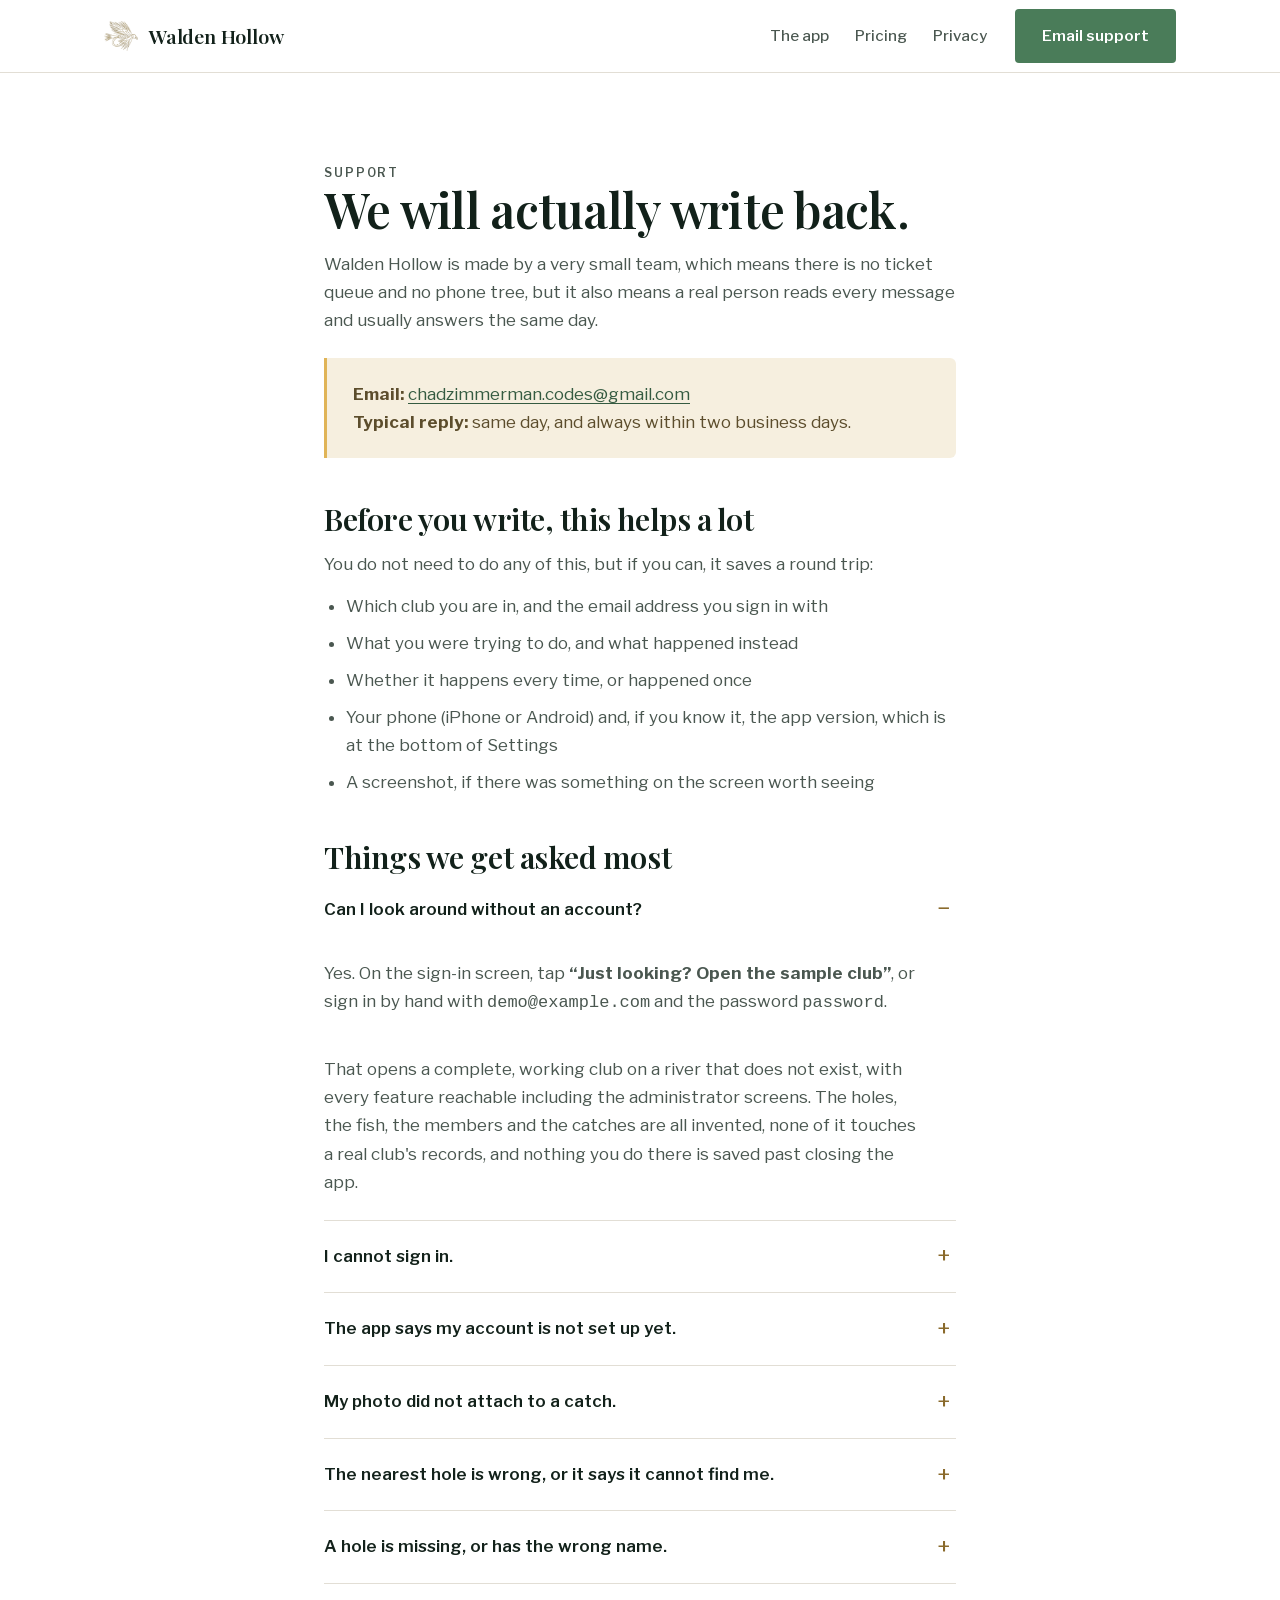
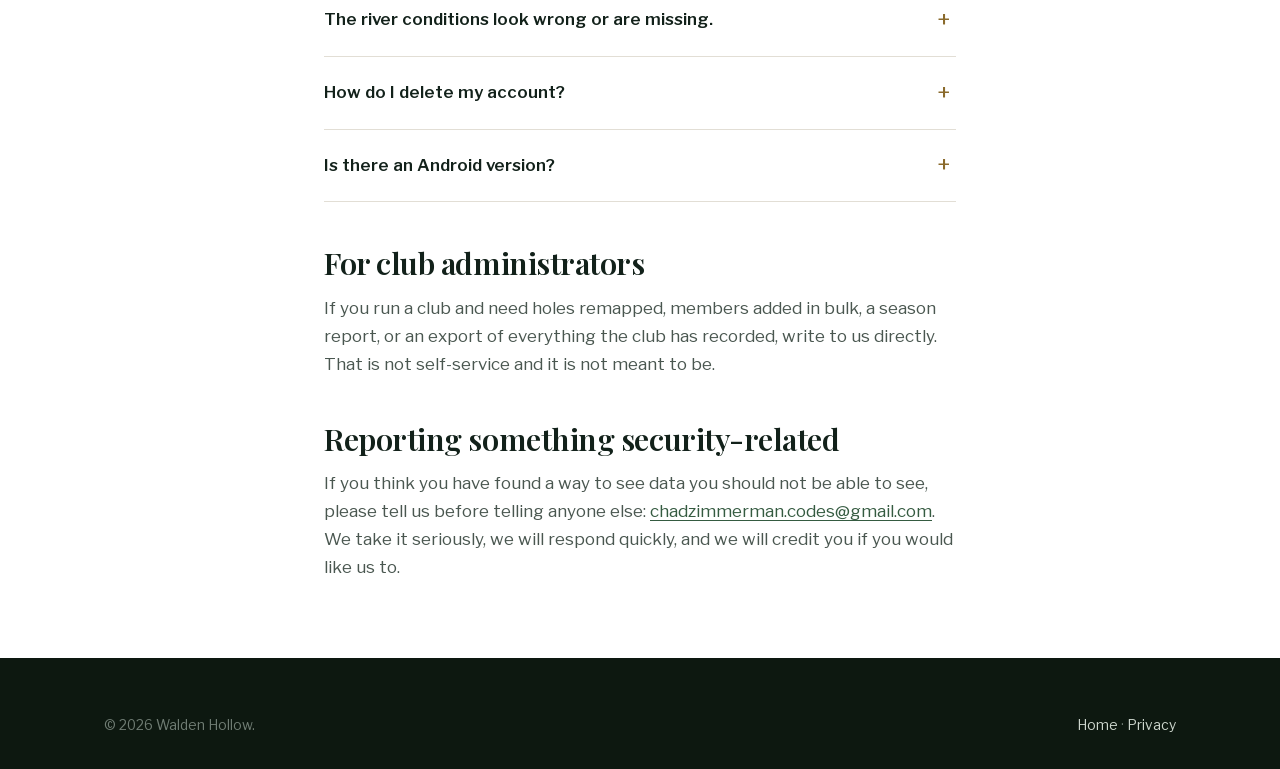
<file: support.html>
<!doctype html>
<html lang="en">
  <head>
    <meta charset="utf-8" />
    <meta name="viewport" content="width=device-width, initial-scale=1" />
    <title>Support | Walden Hollow</title>
    <meta
      name="description"
      content="Help with the Walden Hollow app: common questions, and how to reach a person."
    />
    <link rel="icon" href="assets/favicon.png" />
    <link rel="stylesheet" href="styles.css" />
  </head>
  <body>
    <header class="nav">
      <div class="shell nav__inner">
        <a class="brand" href="index.html">
          <img src="assets/fly-small.png" alt="" />
          <b>Walden Hollow</b>
        </a>
        <nav class="nav__links">
          <a href="index.html#app">The app</a>
          <a href="index.html#pricing">Pricing</a>
          <a href="privacy.html">Privacy</a>
        </nav>
        <a class="btn btn--primary" href="mailto:chadzimmerman.codes@gmail.com">Email support</a>
      </div>
    </header>

    <main class="shell doc">
      <p class="eyebrow">Support</p>
      <h1 style="font-size: clamp(2.1rem, 4vw, 3rem)">We will actually write back.</h1>

      <p>
        Walden Hollow is made by a very small team, which means there is no
        ticket queue and no phone tree, but it also means a real person reads
        every message and usually answers the same day.
      </p>

      <div class="callout">
        <p>
          <strong>Email:</strong>
                    <a href="mailto:chadzimmerman.codes@gmail.com">chadzimmerman.codes@gmail.com</a><br />
          <strong>Typical reply:</strong> same day, and always within two business
          days.
        </p>
      </div>

      <h2>Before you write, this helps a lot</h2>
      <p>You do not need to do any of this, but if you can, it saves a round trip:</p>
      <ul>
        <li>Which club you are in, and the email address you sign in with</li>
        <li>What you were trying to do, and what happened instead</li>
        <li>Whether it happens every time, or happened once</li>
        <li>Your phone (iPhone or Android) and, if you know it, the app version, which is at the bottom of Settings</li>
        <li>A screenshot, if there was something on the screen worth seeing</li>
      </ul>

      <h2>Things we get asked most</h2>
      <div class="faq" style="border-top: 0">
        <details open>
          <summary>Can I look around without an account?</summary>
          <p>
            Yes. On the sign-in screen, tap
            <strong>&ldquo;Just looking? Open the sample club&rdquo;</strong>, or sign in
            by hand with <code>demo@example.com</code> and the password
            <code>password</code>.
          </p>
          <p>
            That opens a complete, working club on a river that does not exist,
            with every feature reachable including the administrator screens. The
            holes, the fish, the members and the catches are all invented, none of
            it touches a real club's records, and nothing you do there is saved
            past closing the app.
          </p>
        </details>
        <details>
          <summary>I cannot sign in.</summary>
          <p>
            Check the email address first. It must be the one your club's
            administrator added, and it is easy to have two. If it is right and it
            still will not let you in, use "Forgot password" on the sign-in
            screen. If that does not arrive within a few minutes, check the spam
            folder, then write to us and we will sort it out directly.
          </p>
        </details>
        <details>
          <summary>The app says my account is not set up yet.</summary>
          <p>
            That means your sign-in worked but your club administrator has not
            added you to the club register. Ask them to add you in Settings →
            Manage Members. It takes them about ten seconds. If they are stuck,
            send us their name and we will help them.
          </p>
        </details>
        <details>
          <summary>My photo did not attach to a catch.</summary>
          <p>
            Usually this is the photo permission. On iPhone: Settings → Walden
            Hollow → Photos and Camera, and make sure both are allowed. If the
            permission is on and it still fails, tell us roughly when you took it
            and we will look. We would want to know either way.
          </p>
        </details>
        <details>
          <summary>The nearest hole is wrong, or it says it cannot find me.</summary>
          <p>
            The app needs location permission while it is open. On iPhone:
            Settings → Walden Hollow → Location → While Using the App. Note that
            canyons and heavy tree cover genuinely degrade GPS. If it is close but not exact, you can always pick the hole from the list instead.
          </p>
        </details>
        <details>
          <summary>A hole is missing, or has the wrong name.</summary>
          <p>
            Hole names and positions are your club's, and your club's
            administrator can add, rename, or move them in Settings → Manage
            Holes. If a whole stretch is wrong, write to us. We set these up
            originally and we will fix them properly.
          </p>
        </details>
        <details>
          <summary>The river conditions look wrong or are missing.</summary>
          <p>
            Flow and temperature come from public U.S. Geological Survey gauges,
            which occasionally go offline for maintenance or ice. When that
            happens the app says the reading is unavailable rather than showing an
            old number as if it were current. If it stays blank for more than a
            day, tell us and we will check which gauge your club is pointed at.
          </p>
        </details>
        <details>
          <summary>How do I delete my account?</summary>
          <p>
            Settings → Account → Delete my account. What happens to your catches
            is explained on the
            <a href="privacy.html#deletion">privacy page</a>. If you cannot get
            into the app, email us and we will do it for you.
          </p>
        </details>
        <details>
          <summary>Is there an Android version?</summary>
          <p>
            It is built and not yet released. If you are on Android and want to be
            told when it is ready, email us and we will put you on the list.
          </p>
        </details>
      </div>

      <h2>For club administrators</h2>
      <p>
        If you run a club and need holes remapped, members added in bulk, a season
        report, or an export of everything the club has recorded, write to us
        directly. That is not self-service and it is not meant to be.
      </p>

      <h2>Reporting something security-related</h2>
      <p>
        If you think you have found a way to see data you should not be able to
        see, please tell us before telling anyone else:
        <a href="mailto:chadzimmerman.codes@gmail.com">chadzimmerman.codes@gmail.com</a>. We
        take it seriously, we will respond quickly, and we will credit you if you
        would like us to.
      </p>
    </main>

    <footer class="footer">
      <div class="shell">
        <div class="footer__base" style="margin-top: 0; border-top: 0; padding-top: 0">
          <span>© 2026 Walden Hollow.</span>
          <span>
            <a href="index.html">Home</a> · <a href="privacy.html">Privacy</a>
          </span>
        </div>
      </div>
    </footer>
  </body>
</html>
</file>
<file: styles.css>
/* Self-hosted rather than linked from a font CDN. A third-party font request
   sends every visitor's IP address to that provider on page load, which is a
   poor look on a site whose pitch is that a private club's data stays private.
   These are variable fonts, so one file covers every weight in use. */

@font-face {
  font-family: "Libre Franklin";
  font-style: normal;
  font-weight: 100 900;
  font-display: swap;
  src: url("assets/fonts/librefranklin.woff2") format("woff2");
}

@font-face {
  font-family: "Playfair Display";
  font-style: normal;
  font-weight: 400 900;
  font-display: swap;
  src: url("assets/fonts/playfair.woff2") format("woff2");
}

@font-face {
  font-family: "Playfair Display";
  font-style: italic;
  font-weight: 400 900;
  font-display: swap;
  src: url("assets/fonts/playfair-italic.woff2") format("woff2");
}

/* Walden Hollow marketing site
   Palette derived from the app's own theme file so the site and the product
   read as one thing. The app is dark; this is its daylight counterpart. */

:root {
  /* Ground. Pure white like the reference, with one warm stone band to break
     long scrolls; a neutral warmed toward the gold, not a default grey. */
  --ground: #ffffff;
  --stone: #f5f3ee;
  --rule: #e2ded5;

  /* Ink carries a green bias, pulled down from the app's #0D1810 background so
     type on white belongs to the same family as the app. */
  --ink: #12211a;
  --ink-soft: #4a5750;
  --ink-mute: #7b857e;

  /* Forest, for the dark bands. */
  --forest: #16281e;
  --forest-deep: #0d1810;
  --forest-line: #2a3f32;

  /* Green, the app's `success`. The interactive accent. */
  --green: #4a7c59;
  --green-deep: #355b41;

  /* Gold. The app's #E0B457 sits at ~1.9:1 on white and is unusable for text
     there, so it is reserved for dark grounds; --gold-ink is the darkened
     counterpart that clears contrast on white. Same hue family, both legible. */
  --gold: #e0b457;
  --gold-ink: #8a6a2c;
  --gold-wash: #f6efdf;

  --serif: "Playfair Display", "Iowan Old Style", "Palatino Linotype", Palatino,
    Georgia, serif;
  --sans: "Libre Franklin", -apple-system, BlinkMacSystemFont, "Segoe UI", Roboto,
    "Helvetica Neue", Arial, sans-serif;

  --shell: 1200px;
  --gutter: clamp(20px, 5vw, 64px);
}

*,
*::before,
*::after {
  box-sizing: border-box;
}

html {
  scroll-behavior: smooth;
}

@media (prefers-reduced-motion: reduce) {
  html {
    scroll-behavior: auto;
  }
  *,
  *::before,
  *::after {
    animation-duration: 0.01ms !important;
    transition-duration: 0.01ms !important;
  }
}

body {
  margin: 0;
  /* Explicit: the page commits to one light identity, so it must paint its own
     ground rather than borrowing whatever is behind it. */
  background: var(--ground);
  color: var(--ink);
  font-family: var(--sans);
  font-size: 17px;
  line-height: 1.65;
  -webkit-font-smoothing: antialiased;
}

img {
  max-width: 100%;
  display: block;
}

a {
  color: var(--green-deep);
  text-underline-offset: 3px;
}

:focus-visible {
  outline: 3px solid var(--green);
  outline-offset: 3px;
  border-radius: 2px;
}

/* ---------- type ---------- */

h1,
h2,
h3,
h4 {
  font-family: var(--serif);
  font-weight: 600;
  line-height: 1.1;
  text-wrap: balance;
  margin: 0;
  letter-spacing: -0.015em;
}

h1 {
  font-size: clamp(2.6rem, 6vw, 4.3rem);
}
h2 {
  font-size: clamp(2rem, 4vw, 3rem);
}
h3 {
  font-size: clamp(1.3rem, 2vw, 1.6rem);
  line-height: 1.25;
}

p {
  margin: 0;
}

.eyebrow {
  font-family: var(--sans);
  font-size: 0.74rem;
  font-weight: 600;
  letter-spacing: 0.16em;
  text-transform: uppercase;
  color: var(--gold-ink);
  margin: 0;
}

.lede {
  font-size: clamp(1.1rem, 1.6vw, 1.3rem);
  color: var(--ink-soft);
  max-width: 62ch;
}

.small {
  font-size: 0.9rem;
  color: var(--ink-mute);
}

/* ---------- layout ---------- */

.shell {
  max-width: var(--shell);
  margin-inline: auto;
  padding-inline: var(--gutter);
}

.band {
  padding-block: clamp(64px, 9vw, 128px);
}

.band--stone {
  background: var(--stone);
}

.band--forest {
  background: var(--forest);
  color: #ece7dc;
}

.band--forest h2,
.band--forest h3 {
  color: #fdfbf6;
}

.band--forest .eyebrow {
  color: var(--gold);
}

.band--forest .lede {
  color: #bcc5bd;
}

.stack {
  display: flex;
  flex-direction: column;
  gap: 20px;
}

.stack--tight {
  gap: 12px;
}

.stack--loose {
  gap: 32px;
}

/* ---------- nav ---------- */

.nav {
  position: sticky;
  top: 0;
  z-index: 50;
  background: rgba(255, 255, 255, 0.94);
  backdrop-filter: blur(10px);
  border-bottom: 1px solid var(--rule);
}

.nav__inner {
  display: flex;
  align-items: center;
  gap: 28px;
  min-height: 72px;
}

.brand {
  display: flex;
  align-items: center;
  gap: 11px;
  text-decoration: none;
  color: var(--ink);
  margin-right: auto;
}

.brand img {
  width: 34px;
  height: auto;
}

.brand b {
  font-family: var(--serif);
  font-size: 1.22rem;
  font-weight: 600;
  letter-spacing: -0.01em;
}

.nav__links {
  display: flex;
  gap: 26px;
}

.nav__links a {
  color: var(--ink-soft);
  text-decoration: none;
  font-size: 0.94rem;
  font-weight: 500;
}

.nav__links a:hover {
  color: var(--green-deep);
}

@media (max-width: 860px) {
  .nav__links {
    display: none;
  }
}

/* ---------- buttons ---------- */

.btn {
  display: inline-flex;
  align-items: center;
  justify-content: center;
  gap: 9px;
  padding: 13px 26px;
  border-radius: 4px;
  font-family: var(--sans);
  font-size: 0.95rem;
  font-weight: 600;
  text-decoration: none;
  border: 1.5px solid transparent;
  cursor: pointer;
  transition: background-color 0.18s ease, color 0.18s ease, border-color 0.18s ease;
}

.btn--primary {
  background: var(--green);
  color: #fff;
}

.btn--primary:hover {
  background: var(--green-deep);
}

.btn--ghost {
  border-color: var(--rule);
  color: var(--ink);
  background: transparent;
}

.btn--ghost:hover {
  border-color: var(--green);
  color: var(--green-deep);
}

.btn--gold {
  background: var(--gold);
  color: var(--forest-deep);
}

.btn--gold:hover {
  background: #eec570;
}

.btn-row {
  display: flex;
  flex-wrap: wrap;
  gap: 12px;
}

/* ---------- hero ---------- */

.hero {
  padding-block: clamp(52px, 7vw, 96px) clamp(56px, 7vw, 104px);
  position: relative;
  overflow: hidden;
}

.hero__grid {
  display: grid;
  grid-template-columns: 1.05fr 0.95fr;
  gap: clamp(32px, 5vw, 72px);
  align-items: center;
}

@media (max-width: 940px) {
  .hero__grid {
    grid-template-columns: 1fr;
  }
}

.hero h1 em {
  font-style: italic;
  color: var(--green-deep);
}

.hero__rule {
  width: 68px;
  height: 3px;
  background: var(--gold);
  border-radius: 2px;
}

/* The dark panel is where the app's own world shows through on a light page. */
.showcase {
  position: relative;
  background: var(--forest);
  border-radius: 10px;
  padding: clamp(28px, 4vw, 48px);
  display: flex;
  justify-content: center;
  gap: 20px;
  overflow: hidden;
}

.showcase::after {
  /* The club mark, ghosted. An ornament that is actually the product's own. */
  content: "";
  position: absolute;
  right: -60px;
  bottom: -50px;
  width: 300px;
  height: 300px;
  background: url("assets/fly.png") center / contain no-repeat;
  opacity: 0.13;
  pointer-events: none;
}

.phone {
  width: min(232px, 46%);
  aspect-ratio: 1320 / 2868;
  background: var(--forest-deep);
  border: 7px solid #060d09;
  border-radius: 30px;
  box-shadow: 0 22px 50px rgba(0, 0, 0, 0.35);
  overflow: hidden;
  position: relative;
  flex: none;
}

.phone--back {
  transform: translateY(26px) scale(0.92);
  opacity: 0.85;
}

.phone img {
  width: 100%;
  height: 100%;
  object-fit: cover;
  position: relative;
  z-index: 1;
}

/* Sits behind the screenshot. Visible only until the real assets are dropped
   in, so an unbuilt site reads as unfinished rather than broken. */
.phone::before {
  content: attr(data-slot);
  position: absolute;
  inset: 0;
  display: flex;
  align-items: center;
  justify-content: center;
  padding: 16px;
  text-align: center;
  font-size: 0.7rem;
  letter-spacing: 0.08em;
  text-transform: uppercase;
  color: #8d9a90;
  background: repeating-linear-gradient(
    45deg,
    #16281e,
    #16281e 9px,
    #1c3125 9px,
    #1c3125 18px
  );
}

/* ---------- proof strip ---------- */

.strip {
  border-block: 1px solid var(--rule);
  background: var(--stone);
  padding-block: 26px;
}

.strip__inner {
  display: flex;
  flex-wrap: wrap;
  gap: 14px 44px;
  align-items: center;
  justify-content: center;
  text-align: center;
}

.strip span {
  font-size: 0.85rem;
  letter-spacing: 0.09em;
  text-transform: uppercase;
  font-weight: 600;
  color: var(--ink-soft);
}

.strip b {
  color: var(--gold-ink);
}

/* ---------- feature rows ---------- */

.row {
  display: grid;
  grid-template-columns: 1fr 1fr;
  gap: clamp(32px, 6vw, 80px);
  align-items: center;
}

.row + .row {
  margin-top: clamp(56px, 8vw, 108px);
}

@media (max-width: 900px) {
  .row {
    grid-template-columns: 1fr;
  }
  .row__media {
    order: -1;
  }
}

.row--flip .row__media {
  order: -1;
}

@media (max-width: 900px) {
  .row--flip .row__media {
    order: -1;
  }
}

.row__media {
  display: flex;
  justify-content: center;
}

.panel {
  background: var(--stone);
  border: 1px solid var(--rule);
  border-radius: 10px;
  padding: clamp(24px, 3vw, 36px);
  display: flex;
  justify-content: center;
  width: 100%;
}

.band--forest .panel {
  background: var(--forest-deep);
  border-color: var(--forest-line);
}

/* ---------- lists ---------- */

.ticks {
  list-style: none;
  margin: 0;
  padding: 0;
  display: flex;
  flex-direction: column;
  gap: 11px;
}

.ticks li {
  display: flex;
  gap: 12px;
  align-items: flex-start;
  color: var(--ink-soft);
}

.ticks li::before {
  content: "";
  flex: none;
  width: 8px;
  height: 8px;
  margin-top: 9px;
  border-radius: 50%;
  background: var(--gold);
  box-shadow: 0 0 0 3px var(--gold-wash);
}

.band--forest .ticks li {
  color: #bcc5bd;
}

.band--forest .ticks li::before {
  box-shadow: 0 0 0 3px rgba(224, 180, 87, 0.14);
}

/* ---------- cards ---------- */

.cards {
  display: grid;
  grid-template-columns: repeat(auto-fit, minmax(260px, 1fr));
  gap: 20px;
}

/* Four short cards otherwise wrap 3+1 and leave an orphan on the second row. */
.cards--four {
  grid-template-columns: repeat(4, 1fr);
}

@media (max-width: 1000px) {
  .cards--four {
    grid-template-columns: repeat(2, 1fr);
  }
}

@media (max-width: 560px) {
  .cards--four {
    grid-template-columns: 1fr;
  }
}

.card {
  background: var(--ground);
  border: 1px solid var(--rule);
  border-radius: 10px;
  padding: 30px;
  display: flex;
  flex-direction: column;
  gap: 12px;
}

.band--stone .card {
  background: var(--ground);
}

.band--forest .card {
  background: var(--forest-deep);
  border-color: var(--forest-line);
  color: #bcc5bd;
}

.card__mark {
  width: 30px;
  height: 3px;
  border-radius: 2px;
  background: var(--green);
}

.band--forest .card__mark {
  background: var(--gold);
}

/* ---------- stage table ---------- */

.stages {
  border: 1px solid var(--forest-line);
  border-radius: 10px;
  overflow: hidden;
}

.stage {
  display: grid;
  grid-template-columns: auto 1fr;
  gap: 18px;
  padding: 18px 22px;
  align-items: baseline;
}

.stage + .stage {
  border-top: 1px solid var(--forest-line);
}

.stage__n {
  font-family: var(--serif);
  font-size: 1.05rem;
  color: var(--gold);
  font-variant-numeric: tabular-nums;
}

.stage b {
  color: #fdfbf6;
  display: block;
  font-weight: 600;
}

.stage span {
  color: #a9b4ab;
  font-size: 0.94rem;
}

/* ---------- pricing ---------- */

.price {
  display: flex;
  align-items: baseline;
  gap: 8px;
  font-family: var(--serif);
}

.price b {
  font-size: 3rem;
  font-weight: 600;
  letter-spacing: -0.02em;
}

.price span {
  font-family: var(--sans);
  font-size: 0.95rem;
  color: var(--ink-mute);
}

.price--word b {
  font-size: 1.9rem;
}

.card--feature {
  border-color: var(--green);
  box-shadow: 0 12px 34px rgba(74, 124, 89, 0.1);
}

.tag {
  align-self: flex-start;
  font-size: 0.7rem;
  letter-spacing: 0.13em;
  text-transform: uppercase;
  font-weight: 700;
  color: var(--gold-ink);
  background: var(--gold-wash);
  padding: 5px 11px;
  border-radius: 3px;
}

/* ---------- faq ---------- */

.faq {
  border-top: 1px solid var(--rule);
  max-width: 820px;
}

.faq details {
  border-bottom: 1px solid var(--rule);
}

.faq summary {
  cursor: pointer;
  padding: 22px 40px 22px 0;
  font-weight: 600;
  font-size: 1.05rem;
  list-style: none;
  position: relative;
}

.faq summary::-webkit-details-marker {
  display: none;
}

.faq summary::after {
  content: "+";
  position: absolute;
  right: 6px;
  top: 50%;
  transform: translateY(-50%);
  font-size: 1.5rem;
  font-weight: 400;
  color: var(--gold-ink);
  line-height: 1;
}

.faq details[open] summary::after {
  content: "−";
}

.faq p {
  padding: 0 40px 24px 0;
  color: var(--ink-soft);
  max-width: 68ch;
}

/* ---------- footer ---------- */

.footer {
  background: var(--forest-deep);
  color: #9aa79e;
  padding-block: 56px 34px;
  font-size: 0.92rem;
}

.footer a {
  color: #cdd6cd;
  text-decoration: none;
}

.footer a:hover {
  color: var(--gold);
  text-decoration: underline;
}

.footer__grid {
  display: grid;
  grid-template-columns: 1.4fr repeat(3, 1fr);
  gap: 36px;
}

@media (max-width: 780px) {
  .footer__grid {
    grid-template-columns: 1fr 1fr;
  }
}

.footer h4 {
  font-family: var(--sans);
  font-size: 0.76rem;
  letter-spacing: 0.14em;
  text-transform: uppercase;
  color: var(--gold);
  margin-bottom: 14px;
  font-weight: 700;
}

.footer ul {
  list-style: none;
  margin: 0;
  padding: 0;
  display: flex;
  flex-direction: column;
  gap: 9px;
}

.footer__base {
  margin-top: 44px;
  padding-top: 22px;
  border-top: 1px solid var(--forest-line);
  display: flex;
  flex-wrap: wrap;
  gap: 12px 26px;
  justify-content: space-between;
  color: #6f7c73;
  font-size: 0.86rem;
}

/* ---------- document pages (privacy / support) ---------- */

.doc {
  max-width: 760px;
  padding-block: clamp(48px, 6vw, 84px);
}

.doc h2 {
  font-size: clamp(1.5rem, 2.4vw, 1.9rem);
  margin-top: 44px;
}

.doc h3 {
  font-size: 1.15rem;
  margin-top: 30px;
}

.doc p,
.doc li {
  color: var(--ink-soft);
}

.doc p {
  margin-top: 14px;
}

.doc ul {
  margin-top: 14px;
  padding-left: 22px;
  display: flex;
  flex-direction: column;
  gap: 9px;
}

.doc table {
  width: 100%;
  border-collapse: collapse;
  margin-top: 20px;
  font-size: 0.94rem;
}

.doc th,
.doc td {
  text-align: left;
  padding: 12px 14px;
  border-bottom: 1px solid var(--rule);
  vertical-align: top;
}

.doc th {
  font-size: 0.74rem;
  letter-spacing: 0.11em;
  text-transform: uppercase;
  color: var(--gold-ink);
}

.doc td {
  color: var(--ink-soft);
}

.table-wrap {
  overflow-x: auto;
}

.callout {
  margin-top: 24px;
  padding: 22px 26px;
  background: var(--gold-wash);
  border-left: 3px solid var(--gold);
  border-radius: 0 6px 6px 0;
}

.callout p {
  margin-top: 0;
  color: #5c4d2c;
}

/* ---------- scientific citations ---------- */

/* Real quotations from the literature, presented as evidence rather than
   decoration. The rule and the source line are what separate a cited finding
   from a marketing claim, so both are load-bearing. */
.finding {
  display: grid;
  gap: 14px;
  padding: 26px 28px;
  border-left: 3px solid var(--gold);
  background: var(--forest-deep);
  border-radius: 0 8px 8px 0;
}

.band--stone .finding {
  background: var(--ground);
  border: 1px solid var(--rule);
  border-left: 3px solid var(--gold-ink);
}

.finding blockquote {
  margin: 0;
  font-family: var(--serif);
  font-size: 1.12rem;
  line-height: 1.45;
  color: #f2ede2;
  font-style: italic;
}

.band--stone .finding blockquote {
  color: var(--ink);
}

.finding cite {
  font-style: normal;
  font-size: 0.82rem;
  letter-spacing: 0.02em;
  color: #9faea3;
}

.band--stone .finding cite {
  color: var(--ink-mute);
}

.finding cite a {
  color: inherit;
}

.finding .takeaway {
  font-size: 0.97rem;
  color: #bcc5bd;
  padding-top: 12px;
  border-top: 1px solid var(--forest-line);
}

.band--stone .finding .takeaway {
  color: var(--ink-soft);
  border-top-color: var(--rule);
}

.finding .takeaway b {
  color: var(--gold);
  font-weight: 600;
}

.band--stone .finding .takeaway b {
  color: var(--gold-ink);
}

.findings {
  display: grid;
  gap: 18px;
}

/* ---------- figures, for the funding page ---------- */

.figures {
  display: grid;
  grid-template-columns: repeat(auto-fit, minmax(190px, 1fr));
  gap: 20px;
}

.figure {
  display: flex;
  flex-direction: column;
  gap: 6px;
  padding: 24px 26px;
  border-radius: 8px;
  background: var(--ground);
  border: 1px solid var(--rule);
}

.band--forest .figure {
  background: var(--forest-deep);
  border-color: var(--forest-line);
}

.figure b {
  font-family: var(--serif);
  font-size: 2.4rem;
  font-weight: 600;
  line-height: 1;
  letter-spacing: -0.02em;
  color: var(--gold-ink);
  font-variant-numeric: tabular-nums;
}

.band--forest .figure b {
  color: var(--gold);
}

.figure span {
  font-size: 0.88rem;
  color: var(--ink-soft);
}

.band--forest .figure span {
  color: #bcc5bd;
}

.doc table.budget td:last-child,
.doc table.budget th:last-child {
  text-align: right;
  font-variant-numeric: tabular-nums;
  white-space: nowrap;
}

.doc table.budget tr.total td {
  font-weight: 700;
  color: var(--ink);
  border-top: 2px solid var(--gold-ink);
  border-bottom: none;
}

.doc table.budget tr.sub td {
  color: var(--ink-mute);
  font-size: 0.9rem;
}
</file>
